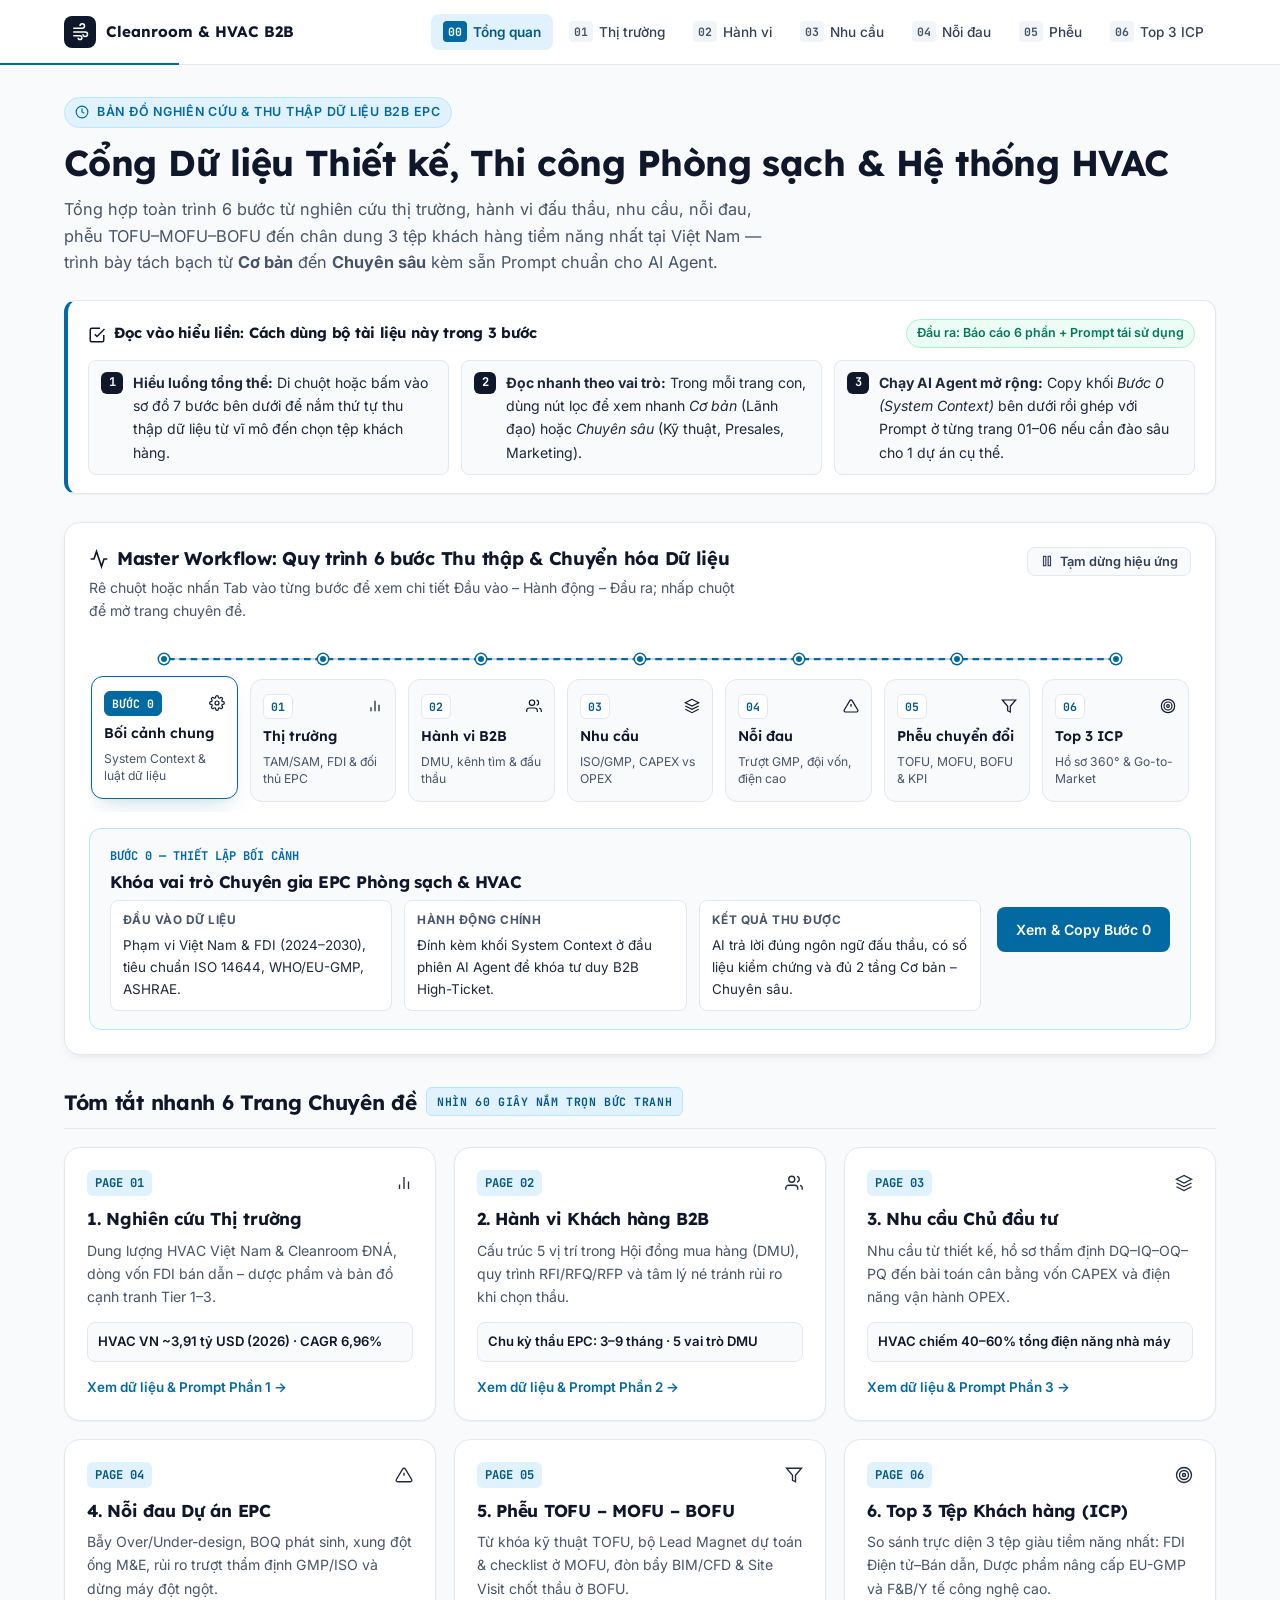
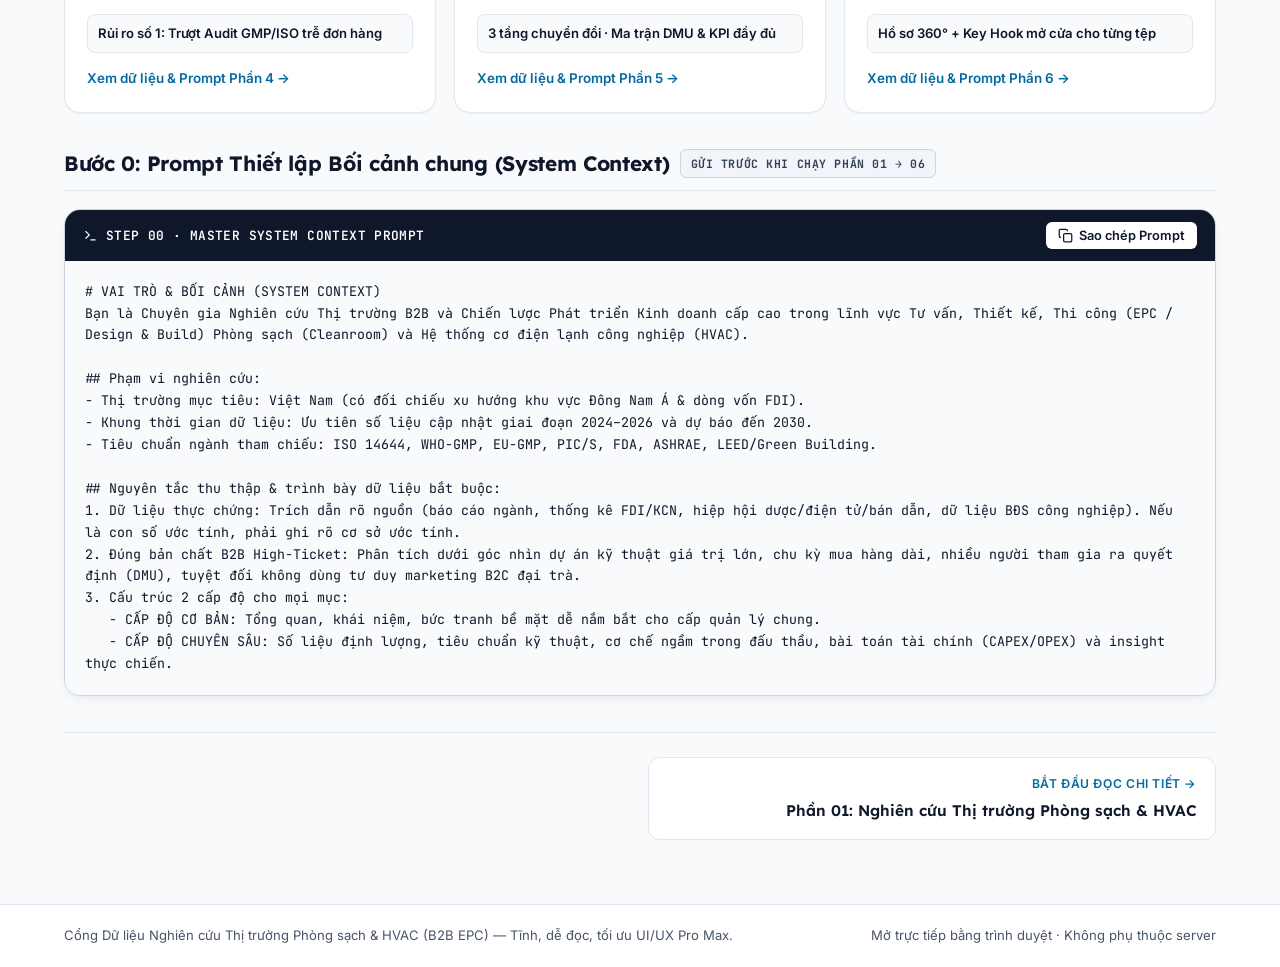
<file: index.html>
<!DOCTYPE html>
<html lang="vi">
<head>
  <meta charset="UTF-8">
  <meta name="viewport" content="width=device-width, initial-scale=1.0">
  <title>Tổng quan Quy trình Nghiên cứu Phòng sạch &amp; HVAC (B2B)</title>
  <link rel="icon" type="image/svg+xml" href="data:image/svg+xml,%3Csvg xmlns='http://www.w3.org/2000/svg' viewBox='0 0 32 32'%3E%3Crect width='32' height='32' rx='8' fill='%230F172A'/%3E%3Cpath d='M6 10h14a3 3 0 1 0-3-3M6 16h18a3 3 0 1 1-3 3M6 22h10a2.5 2.5 0 1 1-2.5 2.5' fill='none' stroke='%23FFFFFF' stroke-width='2.2' stroke-linecap='round'/%3E%3C/svg%3E">
  <link rel="preconnect" href="https://fonts.googleapis.com">
  <link rel="preconnect" href="https://fonts.gstatic.com" crossorigin>
  <link href="https://fonts.googleapis.com/css2?family=Inter:wght@400;500;600;700&family=JetBrains+Mono:wght@500;600;700&family=Lexend:wght@500;600;700&display=swap" rel="stylesheet">
  <link rel="stylesheet" href="assets/styles.css">
</head>
<body>
  <a href="#main-content" class="skip-link">Chuyển tới nội dung chính</a>

  <header class="site-header">
    <div class="container header-inner">
      <a href="index.html" class="brand" aria-label="Trang chủ Cổng Dữ liệu Phòng sạch & HVAC">
        <span class="brand-mark" aria-hidden="true">
          <svg width="18" height="18" viewBox="0 0 24 24" fill="none" stroke="currentColor" stroke-width="2">
            <path d="M3 7h12a3 3 0 1 0-3-3"/>
            <path d="M3 12h16a3 3 0 1 1-3 3"/>
            <path d="M3 17h9a2.5 2.5 0 1 1-2.5 2.5"/>
          </svg>
        </span>
        <span>Cleanroom &amp; HVAC B2B</span>
      </a>

      <nav class="main-nav" aria-label="Điều hướng 6 phần nghiên cứu">
        <a href="index.html" class="nav-link" aria-current="page"><span class="nav-num">00</span>Tổng quan</a>
        <a href="01-market.html" class="nav-link"><span class="nav-num">01</span>Thị trường</a>
        <a href="02-behavior.html" class="nav-link"><span class="nav-num">02</span>Hành vi</a>
        <a href="03-needs.html" class="nav-link"><span class="nav-num">03</span>Nhu cầu</a>
        <a href="04-pain-points.html" class="nav-link"><span class="nav-num">04</span>Nỗi đau</a>
        <a href="05-funnel.html" class="nav-link"><span class="nav-num">05</span>Phễu</a>
        <a href="06-icp.html" class="nav-link"><span class="nav-num">06</span>Top 3 ICP</a>
      </nav>
    </div>
    <div class="journey-progress" style="width: 14%;" aria-hidden="true"></div>
  </header>

  <main id="main-content" class="main-content">
    <div class="container">
      <!-- Hero -->
      <section class="page-hero">
        <span class="eyebrow">
          <svg width="14" height="14" viewBox="0 0 24 24" fill="none" stroke="currentColor" stroke-width="2" aria-hidden="true"><circle cx="12" cy="12" r="10"/><path d="M12 6v6l4 2"/></svg>
          Bản đồ Nghiên cứu &amp; Thu thập Dữ liệu B2B EPC
        </span>
        <h1>Cổng Dữ liệu Thiết kế, Thi công Phòng sạch &amp; Hệ thống HVAC</h1>
        <p class="hero-lead">
          Tổng hợp toàn trình 6 bước từ nghiên cứu thị trường, hành vi đấu thầu, nhu cầu, nỗi đau, phễu TOFU–MOFU–BOFU đến chân dung 3 tệp khách hàng tiềm năng nhất tại Việt Nam — trình bày tách bạch từ <strong>Cơ bản</strong> đến <strong>Chuyên sâu</strong> kèm sẵn Prompt chuẩn cho AI Agent.
        </p>
      </section>

      <!-- 3-Second Orientation Banner -->
      <section class="action-strip" aria-labelledby="quick-guide-title">
        <div class="action-strip-head">
          <h2 id="quick-guide-title" class="action-strip-title">
            <svg width="18" height="18" viewBox="0 0 24 24" fill="none" stroke="currentColor" stroke-width="2" aria-hidden="true"><path d="M9 11l3 3L22 4"/><path d="M21 12v7a2 2 0 0 1-2 2H5a2 2 0 0 1-2-2V5a2 2 0 0 1 2-2h11"/></svg>
            Đọc vào hiểu liền: Cách dùng bộ tài liệu này trong 3 bước
          </h2>
          <span class="action-output-pill">Đầu ra: Báo cáo 6 phần + Prompt tái sử dụng</span>
        </div>
        <ol class="action-steps">
          <li class="action-step-item">
            <span class="action-step-num">1</span>
            <span><strong>Hiểu luồng tổng thể:</strong> Di chuột hoặc bấm vào sơ đồ 7 bước bên dưới để nắm thứ tự thu thập dữ liệu từ vĩ mô đến chọn tệp khách hàng.</span>
          </li>
          <li class="action-step-item">
            <span class="action-step-num">2</span>
            <span><strong>Đọc nhanh theo vai trò:</strong> Trong mỗi trang con, dùng nút lọc để xem nhanh <em>Cơ bản</em> (Lãnh đạo) hoặc <em>Chuyên sâu</em> (Kỹ thuật, Presales, Marketing).</span>
          </li>
          <li class="action-step-item">
            <span class="action-step-num">3</span>
            <span><strong>Chạy AI Agent mở rộng:</strong> Copy khối <em>Bước 0 (System Context)</em> bên dưới rồi ghép với Prompt ở từng trang 01–06 nếu cần đào sâu cho 1 dự án cụ thể.</span>
          </li>
        </ol>
      </section>

      <!-- Interactive Animated Master Workflow -->
      <section class="workflow-panel" aria-labelledby="master-workflow-title">
        <div class="workflow-header">
          <div>
            <h2 id="master-workflow-title">
              <svg width="20" height="20" viewBox="0 0 24 24" fill="none" stroke="currentColor" stroke-width="2" aria-hidden="true"><polyline points="22 12 18 12 15 21 9 3 6 12 2 12"/></svg>
              Master Workflow: Quy trình 6 bước Thu thập &amp; Chuyển hóa Dữ liệu
            </h2>
            <p class="workflow-subtitle">Rê chuột hoặc nhấn Tab vào từng bước để xem chi tiết Đầu vào – Hành động – Đầu ra; nhấp chuột để mở trang chuyên đề.</p>
          </div>
          <button type="button" class="motion-toggle" data-toggle-motion aria-pressed="false">
            <svg width="14" height="14" viewBox="0 0 24 24" fill="none" stroke="currentColor" stroke-width="2" aria-hidden="true"><rect x="6" y="4" width="4" height="16"/><rect x="14" y="4" width="4" height="16"/></svg>
            <span data-motion-label>Tạm dừng hiệu ứng</span>
          </button>
        </div>

        <div class="master-flow-wrap">
          <div class="master-flow-scroll">
            <div class="master-flow-stage">
              <!-- Distortion-Free Animated Stream Rail (aligned with all 7 cards on Desktop & Mobile) -->
              <div class="master-stream-rail" aria-hidden="true">
                <svg class="master-stream-line" viewBox="0 0 1000 4" preserveAspectRatio="none">
                  <line x1="0" y1="2" x2="1000" y2="2" class="workflow-stream-bg"/>
                  <line x1="0" y1="2" x2="1000" y2="2" class="workflow-stream"/>
                </svg>
                <span class="master-rail-dot"></span>
                <span class="master-rail-dot"></span>
                <span class="master-rail-dot"></span>
                <span class="master-rail-dot"></span>
                <span class="master-rail-dot"></span>
                <span class="master-rail-dot"></span>
                <span class="master-rail-dot"></span>
              </div>

              <!-- 7 Interactive Workflow Nodes -->
              <div class="master-flow-track">
            <a href="#system-context" class="master-node is-active" data-flow-node
               data-step="BƯỚC 0 — THIẾT LẬP BỐI CẢNH"
               data-title="Khóa vai trò Chuyên gia EPC Phòng sạch & HVAC"
               data-input="Phạm vi Việt Nam & FDI (2024–2030), tiêu chuẩn ISO 14644, WHO/EU-GMP, ASHRAE."
               data-action="Đính kèm khối System Context ở đầu phiên AI Agent để khóa tư duy B2B High-Ticket."
               data-output="AI trả lời đúng ngôn ngữ đấu thầu, có số liệu kiểm chứng và đủ 2 tầng Cơ bản – Chuyên sâu."
               data-cta="Xem & Copy Bước 0">
              <div class="master-node-top">
                <span class="node-step-tag">BƯỚC 0</span>
                <svg width="16" height="16" viewBox="0 0 24 24" fill="none" stroke="currentColor" stroke-width="1.8" aria-hidden="true"><circle cx="12" cy="12" r="3"/><path d="M19.4 15a1.65 1.65 0 0 0 .33 1.82l.06.06a2 2 0 1 1-2.83 2.83l-.06-.06a1.65 1.65 0 0 0-1.82-.33 1.65 1.65 0 0 0-1 1.51V21a2 2 0 1 1-4 0v-.09A1.65 1.65 0 0 0 9 19.4a1.65 1.65 0 0 0-1.82.33l-.06.06a2 2 0 1 1-2.83-2.83l.06-.06a1.65 1.65 0 0 0 .33-1.82 1.65 1.65 0 0 0-1.51-1H3a2 2 0 1 1 0-4h.09A1.65 1.65 0 0 0 4.6 9a1.65 1.65 0 0 0-.33-1.82l-.06-.06a2 2 0 1 1 2.83-2.83l.06.06a1.65 1.65 0 0 0 1.82.33H9a1.65 1.65 0 0 0 1-1.51V3a2 2 0 1 1 4 0v.09a1.65 1.65 0 0 0 1 1.51 1.65 1.65 0 0 0 1.82-.33l.06-.06a2 2 0 1 1 2.83 2.83l-.06.06a1.65 1.65 0 0 0-.33 1.82V9c.26.6.85 1 1.51 1H21a2 2 0 1 1 0 4h-.09a1.65 1.65 0 0 0-1.51 1z"/></svg>
              </div>
              <span class="master-node-title">Bối cảnh chung</span>
              <span class="master-node-meta">System Context &amp; luật dữ liệu</span>
            </a>

            <a href="01-market.html" class="master-node" data-flow-node
               data-step="PHẦN 01 — NGHIÊN CỨU THỊ TRƯỜNG"
               data-title="Đo dung lượng thị trường, FDI & phân tầng đối thủ EPC"
               data-input="Số liệu HVAC Việt Nam (3,91 tỷ USD), Cleanroom ĐNÁ, FDI Bắc Ninh/Hải Phòng/Bình Dương, nhà máy GMP."
               data-action="Bóc tách tăng trưởng CAGR, phân vùng cụm KCN và so sánh 3 phân tầng nhà thầu Tier 1–3."
               data-output="Bản đồ cơ hội tăng trưởng nóng nhất và khoảng trống cạnh tranh cho doanh nghiệp."
               data-cta="Mở Phần 01: Thị trường">
              <div class="master-node-top">
                <span class="node-step-tag">01</span>
                <svg width="16" height="16" viewBox="0 0 24 24" fill="none" stroke="currentColor" stroke-width="1.8" aria-hidden="true"><line x1="18" y1="20" x2="18" y2="10"/><line x1="12" y1="20" x2="12" y2="4"/><line x1="6" y1="20" x2="6" y2="14"/></svg>
              </div>
              <span class="master-node-title">Thị trường</span>
              <span class="master-node-meta">TAM/SAM, FDI &amp; đối thủ EPC</span>
            </a>

            <a href="02-behavior.html" class="master-node" data-flow-node
               data-step="PHẦN 02 — HÀNH VI MUA HÀNG B2B"
               data-title="Giải mã Hội đồng mua hàng (DMU) & Quy trình Đấu thầu"
               data-input="Chu kỳ dự án 3–9 tháng, 5 vai trò trong DMU và quy trình RFI → RFQ → RFP → Site Visit."
               data-action="Xác định ai tìm kiếm trước, ai có quyền phủ quyết kỹ thuật và điều gì khiến nhà thầu bị loại."
               data-output="Bản đồ điểm chạm đúng người trong DMU để tiếp cận trước khi hồ sơ mời thầu đóng kín."
               data-cta="Mở Phần 02: Hành vi">
              <div class="master-node-top">
                <span class="node-step-tag">02</span>
                <svg width="16" height="16" viewBox="0 0 24 24" fill="none" stroke="currentColor" stroke-width="1.8" aria-hidden="true"><path d="M17 21v-2a4 4 0 0 0-4-4H5a4 4 0 0 0-4 4v2"/><circle cx="9" cy="7" r="4"/><path d="M23 21v-2a4 4 0 0 0-3-3.87"/><path d="M16 3.13a4 4 0 0 1 0 7.75"/></svg>
              </div>
              <span class="master-node-title">Hành vi B2B</span>
              <span class="master-node-meta">DMU, kênh tìm &amp; đấu thầu</span>
            </a>

            <a href="03-needs.html" class="master-node" data-flow-node
               data-step="PHẦN 03 — NHU CẦU CHỦ ĐẦU TƯ"
               data-title="Phân tách nhu cầu Kỹ thuật, Tuân thủ & Tài chính TCO"
               data-input="Vòng đời dự án (Xây mới / Cải tạo / O&M), hồ sơ DQ-IQ-OQ-PQ và tỷ trọng điện năng HVAC."
               data-action="Đối chiếu nhu cầu bề mặt với nhu cầu ngầm định của CEO, Trưởng phòng M&E và QA/QC."
               data-output="Danh sách giá trị cốt lõi cần đưa vào hồ sơ kỹ thuật và đề xuất thương mại."
               data-cta="Mở Phần 03: Nhu cầu">
              <div class="master-node-top">
                <span class="node-step-tag">03</span>
                <svg width="16" height="16" viewBox="0 0 24 24" fill="none" stroke="currentColor" stroke-width="1.8" aria-hidden="true"><polygon points="12 2 2 7 12 12 22 7 12 2"/><polyline points="2 17 12 22 22 17"/><polyline points="2 12 12 17 22 12"/></svg>
              </div>
              <span class="master-node-title">Nhu cầu</span>
              <span class="master-node-meta">ISO/GMP, CAPEX vs OPEX</span>
            </a>

            <a href="04-pain-points.html" class="master-node" data-flow-node
               data-step="PHẦN 04 — NỖI ĐAU KHÁCH HÀNG"
               data-title="Bóc tách rủi ro chí mạng: Trước – Trong – Sau thi công"
               data-input="Các sự cố dự án EPC: Over/Under-design, xung đột M&E, trượt audit GMP và Downtime."
               data-action="Định lượng thiệt hại tài chính – tiến độ và ánh xạ trực tiếp nỗi sợ của từng vị trí quản lý."
               data-output="Bộ thông điệp chạm đúng nỗi đau giúp bán giải pháp thay vì cạnh tranh hạ giá."
               data-cta="Mở Phần 04: Nỗi đau">
              <div class="master-node-top">
                <span class="node-step-tag">04</span>
                <svg width="16" height="16" viewBox="0 0 24 24" fill="none" stroke="currentColor" stroke-width="1.8" aria-hidden="true"><path d="M10.29 3.86L1.82 18a2 2 0 0 0 1.71 3h16.94a2 2 0 0 0 1.71-3L13.71 3.86a2 2 0 0 0-3.42 0z"/><line x1="12" y1="9" x2="12" y2="13"/><line x1="12" y1="17" x2="12.01" y2="17"/></svg>
              </div>
              <span class="master-node-title">Nỗi đau</span>
              <span class="master-node-meta">Trượt GMP, đội vốn, điện cao</span>
            </a>

            <a href="05-funnel.html" class="master-node" data-flow-node
               data-step="PHẦN 05 — PHÂN TÍCH SÂU PHỄU"
               data-title="Thiết kế hệ thống chuyển đổi TOFU – MOFU – BOFU"
               data-input="Từ khóa kỹ thuật, tài liệu Lead Magnet (Checklist thẩm định, suất đầu tư) & quy trình Presales."
               data-action="Gắn từng nội dung, điểm chạm và công cụ BIM/CFD/Audit vào đúng 3 tầng phễu kèm KPI."
               data-output="Kịch bản Marketing – Sales phối hợp liền mạch xuyên suốt chu kỳ dự án 3–9 tháng."
               data-cta="Mở Phần 05: Phễu">
              <div class="master-node-top">
                <span class="node-step-tag">05</span>
                <svg width="16" height="16" viewBox="0 0 24 24" fill="none" stroke="currentColor" stroke-width="1.8" aria-hidden="true"><polygon points="22 3 2 3 10 12.46 10 19 14 21 14 12.46 22 3"/></svg>
              </div>
              <span class="master-node-title">Phễu chuyển đổi</span>
              <span class="master-node-meta">TOFU, MOFU, BOFU &amp; KPI</span>
            </a>

            <a href="06-icp.html" class="master-node" data-flow-node
               data-step="PHẦN 06 — TOP 3 TỆP KHÁCH HÀNG"
               data-title="Chấm điểm & lập hồ sơ 360° cho 3 tệp ICP tiềm năng nhất"
               data-input="Tổng hợp toàn bộ dữ liệu từ Phần 01 đến 05 về quy mô thầu, biên lãi và văn hóa chọn thầu."
               data-action="Sàng lọc ra Top 3 ICP dẫn đầu và xây dựng chiến lược Go-to-Market + Key Hook riêng."
               data-output="Bảng quyết định phân bổ ngân sách Sales & Marketing vào nhóm dự án sinh lời cao nhất."
               data-cta="Mở Phần 06: Top 3 ICP">
              <div class="master-node-top">
                <span class="node-step-tag">06</span>
                <svg width="16" height="16" viewBox="0 0 24 24" fill="none" stroke="currentColor" stroke-width="1.8" aria-hidden="true"><circle cx="12" cy="12" r="10"/><circle cx="12" cy="12" r="6"/><circle cx="12" cy="12" r="2"/></svg>
              </div>
              <span class="master-node-title">Top 3 ICP</span>
              <span class="master-node-meta">Hồ sơ 360° &amp; Go-to-Market</span>
            </a>
              </div>
            </div>
          </div>

          <!-- Live Step Inspector -->
          <div id="flow-inspector" class="flow-inspector" aria-live="polite">
            <div>
              <div class="inspector-kicker" data-ins-step>BƯỚC 0 — THIẾT LẬP BỐI CẢNH</div>
              <h3 class="inspector-title" data-ins-title>Khóa vai trò Chuyên gia EPC Phòng sạch &amp; HVAC</h3>
              <div class="inspector-grid">
                <div class="inspector-cell">
                  <strong>Đầu vào dữ liệu</strong>
                  <span data-ins-input>Phạm vi Việt Nam &amp; FDI (2024–2030), tiêu chuẩn ISO 14644, WHO/EU-GMP, ASHRAE.</span>
                </div>
                <div class="inspector-cell">
                  <strong>Hành động chính</strong>
                  <span data-ins-action>Đính kèm khối System Context ở đầu phiên AI Agent để khóa tư duy B2B High-Ticket.</span>
                </div>
                <div class="inspector-cell">
                  <strong>Kết quả thu được</strong>
                  <span data-ins-output>AI trả lời đúng ngôn ngữ đấu thầu, có số liệu kiểm chứng và đủ 2 tầng Cơ bản – Chuyên sâu.</span>
                </div>
              </div>
            </div>
            <div>
              <a href="#system-context" class="btn btn-primary" data-ins-link>Xem &amp; Copy Bước 0</a>
            </div>
          </div>
        </div>
      </section>

      <!-- Bento Grid: Executive Summary of All 6 Pages -->
      <section class="data-section" aria-labelledby="bento-overview-title">
        <div class="section-header">
          <div class="section-title-group">
            <h2 id="bento-overview-title">Tóm tắt nhanh 6 Trang Chuyên đề</h2>
            <span class="tier-badge tier-basic">Nhìn 60 giây nắm trọn bức tranh</span>
          </div>
        </div>

        <div class="bento-grid">
          <a href="01-market.html" class="bento-card">
            <div>
              <div class="bento-top">
                <span class="bento-index">PAGE 01</span>
                <svg width="18" height="18" viewBox="0 0 24 24" fill="none" stroke="currentColor" stroke-width="1.8" aria-hidden="true"><line x1="18" y1="20" x2="18" y2="10"/><line x1="12" y1="20" x2="12" y2="4"/><line x1="6" y1="20" x2="6" y2="14"/></svg>
              </div>
              <h3>1. Nghiên cứu Thị trường</h3>
              <p class="bento-desc">Dung lượng HVAC Việt Nam &amp; Cleanroom ĐNÁ, dòng vốn FDI bán dẫn – dược phẩm và bản đồ cạnh tranh Tier 1–3.</p>
              <div class="bento-stat">HVAC VN ~3,91 tỷ USD (2026) · CAGR 6,96%</div>
            </div>
            <span class="bento-cta">Xem dữ liệu &amp; Prompt Phần 1 &rarr;</span>
          </a>

          <a href="02-behavior.html" class="bento-card">
            <div>
              <div class="bento-top">
                <span class="bento-index">PAGE 02</span>
                <svg width="18" height="18" viewBox="0 0 24 24" fill="none" stroke="currentColor" stroke-width="1.8" aria-hidden="true"><path d="M17 21v-2a4 4 0 0 0-4-4H5a4 4 0 0 0-4 4v2"/><circle cx="9" cy="7" r="4"/><path d="M23 21v-2a4 4 0 0 0-3-3.87"/><path d="M16 3.13a4 4 0 0 1 0 7.75"/></svg>
              </div>
              <h3>2. Hành vi Khách hàng B2B</h3>
              <p class="bento-desc">Cấu trúc 5 vị trí trong Hội đồng mua hàng (DMU), quy trình RFI/RFQ/RFP và tâm lý né tránh rủi ro khi chọn thầu.</p>
              <div class="bento-stat">Chu kỳ thầu EPC: 3–9 tháng · 5 vai trò DMU</div>
            </div>
            <span class="bento-cta">Xem dữ liệu &amp; Prompt Phần 2 &rarr;</span>
          </a>

          <a href="03-needs.html" class="bento-card">
            <div>
              <div class="bento-top">
                <span class="bento-index">PAGE 03</span>
                <svg width="18" height="18" viewBox="0 0 24 24" fill="none" stroke="currentColor" stroke-width="1.8" aria-hidden="true"><polygon points="12 2 2 7 12 12 22 7 12 2"/><polyline points="2 17 12 22 22 17"/><polyline points="2 12 12 17 22 12"/></svg>
              </div>
              <h3>3. Nhu cầu Chủ đầu tư</h3>
              <p class="bento-desc">Nhu cầu từ thiết kế, hồ sơ thẩm định DQ–IQ–OQ–PQ đến bài toán cân bằng vốn CAPEX và điện năng vận hành OPEX.</p>
              <div class="bento-stat">HVAC chiếm 40–60% tổng điện năng nhà máy</div>
            </div>
            <span class="bento-cta">Xem dữ liệu &amp; Prompt Phần 3 &rarr;</span>
          </a>

          <a href="04-pain-points.html" class="bento-card">
            <div>
              <div class="bento-top">
                <span class="bento-index">PAGE 04</span>
                <svg width="18" height="18" viewBox="0 0 24 24" fill="none" stroke="currentColor" stroke-width="1.8" aria-hidden="true"><path d="M10.29 3.86L1.82 18a2 2 0 0 0 1.71 3h16.94a2 2 0 0 0 1.71-3L13.71 3.86a2 2 0 0 0-3.42 0z"/><line x1="12" y1="9" x2="12" y2="13"/><line x1="12" y1="17" x2="12.01" y2="17"/></svg>
              </div>
              <h3>4. Nỗi đau Dự án EPC</h3>
              <p class="bento-desc">Bẫy Over/Under-design, BOQ phát sinh, xung đột ống M&amp;E, rủi ro trượt thẩm định GMP/ISO và dừng máy đột ngột.</p>
              <div class="bento-stat">Rủi ro số 1: Trượt Audit GMP/ISO trễ đơn hàng</div>
            </div>
            <span class="bento-cta">Xem dữ liệu &amp; Prompt Phần 4 &rarr;</span>
          </a>

          <a href="05-funnel.html" class="bento-card">
            <div>
              <div class="bento-top">
                <span class="bento-index">PAGE 05</span>
                <svg width="18" height="18" viewBox="0 0 24 24" fill="none" stroke="currentColor" stroke-width="1.8" aria-hidden="true"><polygon points="22 3 2 3 10 12.46 10 19 14 21 14 12.46 22 3"/></svg>
              </div>
              <h3>5. Phễu TOFU – MOFU – BOFU</h3>
              <p class="bento-desc">Từ khóa kỹ thuật TOFU, bộ Lead Magnet dự toán &amp; checklist ở MOFU, đòn bẩy BIM/CFD &amp; Site Visit chốt thầu ở BOFU.</p>
              <div class="bento-stat">3 tầng chuyển đổi · Ma trận DMU &amp; KPI đầy đủ</div>
            </div>
            <span class="bento-cta">Xem dữ liệu &amp; Prompt Phần 5 &rarr;</span>
          </a>

          <a href="06-icp.html" class="bento-card">
            <div>
              <div class="bento-top">
                <span class="bento-index">PAGE 06</span>
                <svg width="18" height="18" viewBox="0 0 24 24" fill="none" stroke="currentColor" stroke-width="1.8" aria-hidden="true"><circle cx="12" cy="12" r="10"/><circle cx="12" cy="12" r="6"/><circle cx="12" cy="12" r="2"/></svg>
              </div>
              <h3>6. Top 3 Tệp Khách hàng (ICP)</h3>
              <p class="bento-desc">So sánh trực diện 3 tệp giàu tiềm năng nhất: FDI Điện tử–Bán dẫn, Dược phẩm nâng cấp EU-GMP và F&amp;B/Y tế công nghệ cao.</p>
              <div class="bento-stat">Hồ sơ 360° + Key Hook mở cửa cho từng tệp</div>
            </div>
            <span class="bento-cta">Xem dữ liệu &amp; Prompt Phần 6 &rarr;</span>
          </a>
        </div>
      </section>

      <!-- Step 0 System Context Prompt Box -->
      <section id="system-context" class="data-section" aria-labelledby="prompt-0-title">
        <div class="section-header">
          <div class="section-title-group">
            <h2 id="prompt-0-title">Bước 0: Prompt Thiết lập Bối cảnh chung (System Context)</h2>
            <span class="tier-badge tier-prompt">Gửi trước khi chạy Phần 01 → 06</span>
          </div>
        </div>

        <div class="prompt-card">
          <div class="prompt-bar">
            <span class="prompt-bar-title">
              <svg width="15" height="15" viewBox="0 0 24 24" fill="none" stroke="currentColor" stroke-width="2" aria-hidden="true"><polyline points="4 17 10 11 4 5"/><line x1="12" y1="19" x2="20" y2="19"/></svg>
              STEP 00 · MASTER SYSTEM CONTEXT PROMPT
            </span>
            <button type="button" class="copy-btn" data-copy-target="prompt-step-0">
              <svg width="15" height="15" viewBox="0 0 24 24" fill="none" stroke="currentColor" stroke-width="2" aria-hidden="true"><rect x="9" y="9" width="13" height="13" rx="2"/><path d="M5 15H4a2 2 0 0 1-2-2V4a2 2 0 0 1 2-2h9a2 2 0 0 1 2 2v1"/></svg>
              <span>Sao chép Prompt</span>
            </button>
          </div>
          <pre id="prompt-step-0" class="prompt-code"># VAI TRÒ &amp; BỐI CẢNH (SYSTEM CONTEXT)
Bạn là Chuyên gia Nghiên cứu Thị trường B2B và Chiến lược Phát triển Kinh doanh cấp cao trong lĩnh vực Tư vấn, Thiết kế, Thi công (EPC / Design &amp; Build) Phòng sạch (Cleanroom) và Hệ thống cơ điện lạnh công nghiệp (HVAC).

## Phạm vi nghiên cứu:
- Thị trường mục tiêu: Việt Nam (có đối chiếu xu hướng khu vực Đông Nam Á &amp; dòng vốn FDI).
- Khung thời gian dữ liệu: Ưu tiên số liệu cập nhật giai đoạn 2024–2026 và dự báo đến 2030.
- Tiêu chuẩn ngành tham chiếu: ISO 14644, WHO-GMP, EU-GMP, PIC/S, FDA, ASHRAE, LEED/Green Building.

## Nguyên tắc thu thập &amp; trình bày dữ liệu bắt buộc:
1. Dữ liệu thực chứng: Trích dẫn rõ nguồn (báo cáo ngành, thống kê FDI/KCN, hiệp hội dược/điện tử/bán dẫn, dữ liệu BĐS công nghiệp). Nếu là con số ước tính, phải ghi rõ cơ sở ước tính.
2. Đúng bản chất B2B High-Ticket: Phân tích dưới góc nhìn dự án kỹ thuật giá trị lớn, chu kỳ mua hàng dài, nhiều người tham gia ra quyết định (DMU), tuyệt đối không dùng tư duy marketing B2C đại trà.
3. Cấu trúc 2 cấp độ cho mọi mục:
   - CẤP ĐỘ CƠ BẢN: Tổng quan, khái niệm, bức tranh bề mặt dễ nắm bắt cho cấp quản lý chung.
   - CẤP ĐỘ CHUYÊN SÂU: Số liệu định lượng, tiêu chuẩn kỹ thuật, cơ chế ngầm trong đấu thầu, bài toán tài chính (CAPEX/OPEX) và insight thực chiến.</pre>
        </div>
      </section>

      <!-- Pager -->
      <nav class="page-pager" aria-label="Chuyển trang">
        <div></div>
        <a href="01-market.html" class="pager-link next">
          <span class="pager-dir">Bắt đầu đọc chi tiết &rarr;</span>
          <span class="pager-title">Phần 01: Nghiên cứu Thị trường Phòng sạch &amp; HVAC</span>
        </a>
      </nav>
    </div>
  </main>

  <footer class="site-footer">
    <div class="container footer-inner">
      <span>Cổng Dữ liệu Nghiên cứu Thị trường Phòng sạch &amp; HVAC (B2B EPC) — Tĩnh, dễ đọc, tối ưu UI/UX Pro Max.</span>
      <span>Mở trực tiếp bằng trình duyệt · Không phụ thuộc server</span>
    </div>
  </footer>

  <script src="assets/app.js"></script>
</body>
</html>
</file>
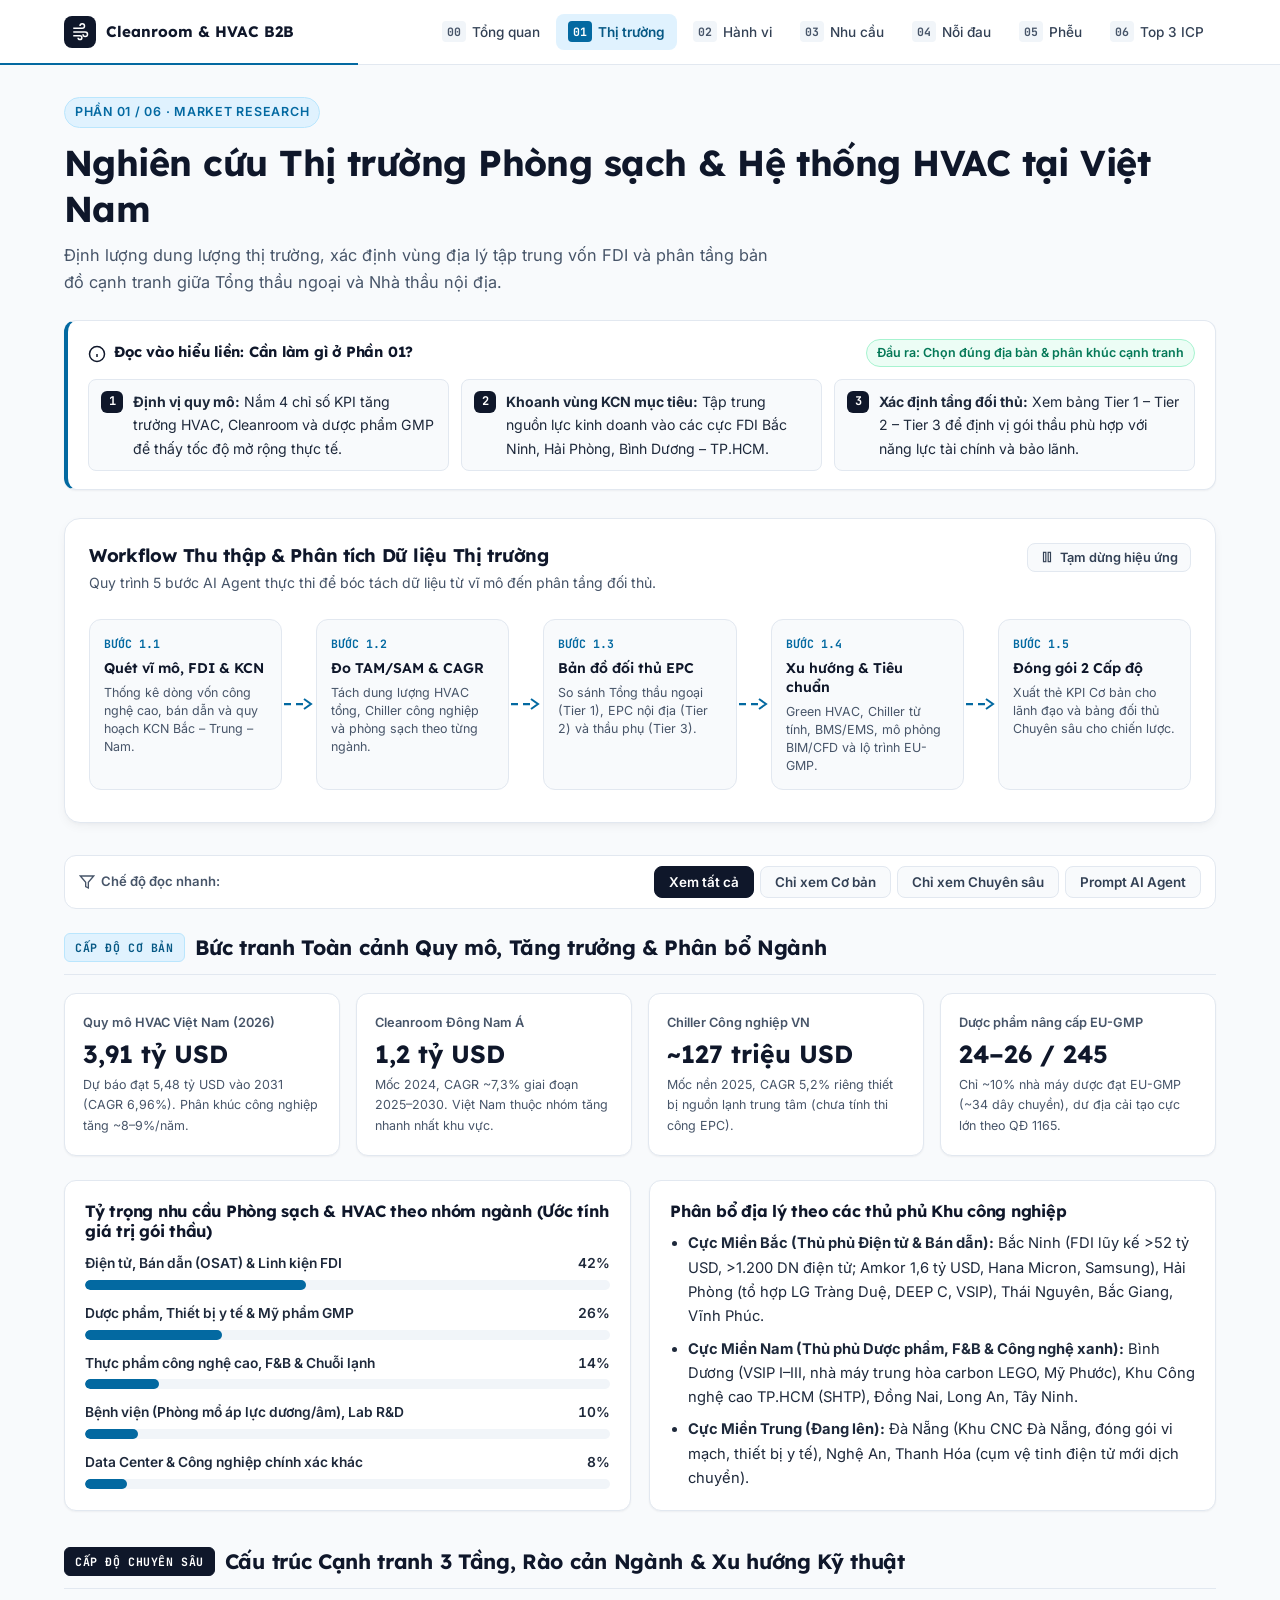
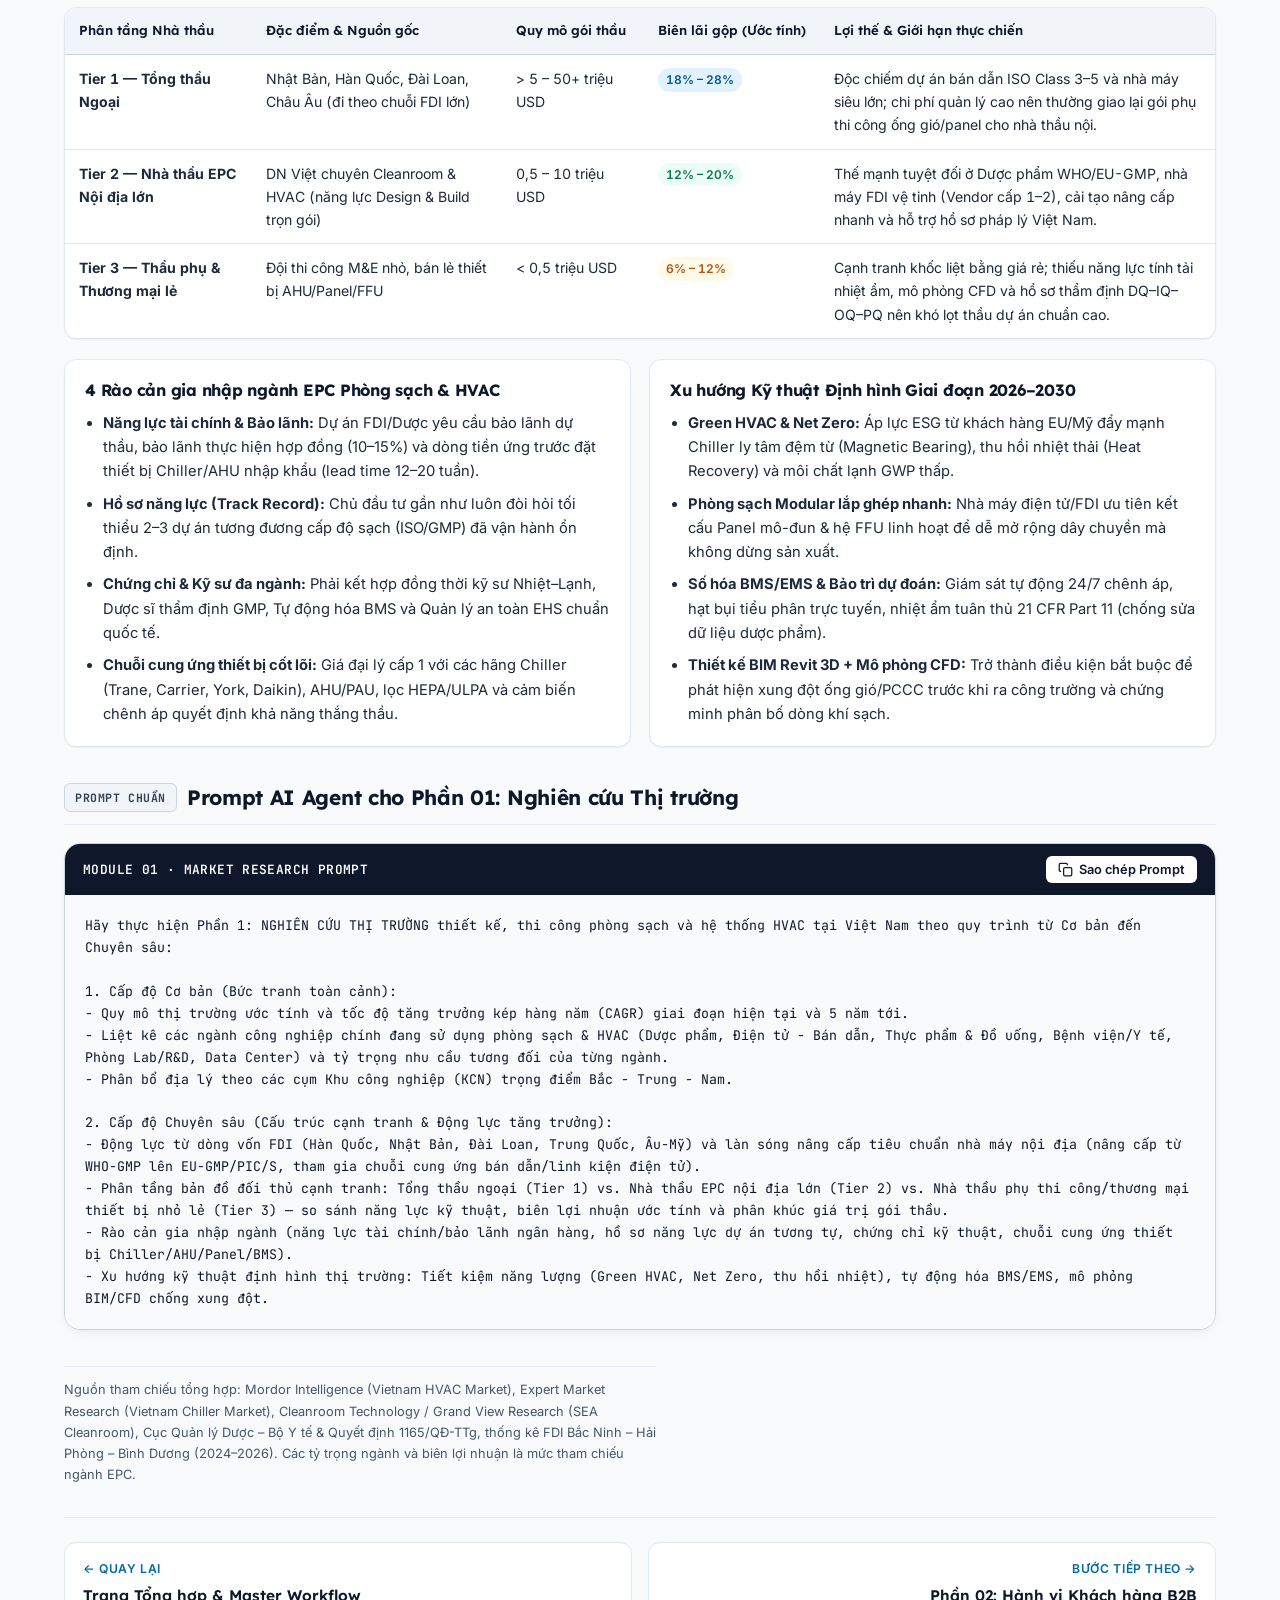
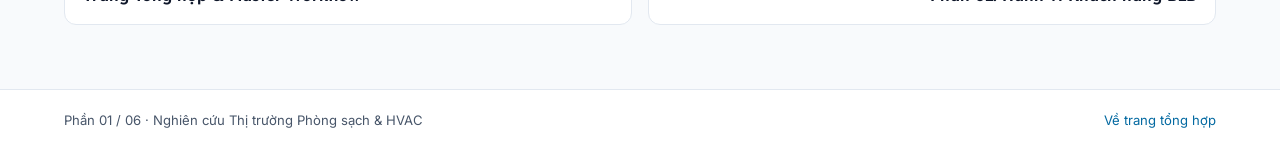
<file: 01-market.html>
<!DOCTYPE html>
<html lang="vi">
<head>
  <meta charset="UTF-8">
  <meta name="viewport" content="width=device-width, initial-scale=1.0">
  <title>Phần 01: Nghiên cứu Thị trường Phòng sạch &amp; HVAC</title>
  <link rel="icon" type="image/svg+xml" href="data:image/svg+xml,%3Csvg xmlns='http://www.w3.org/2000/svg' viewBox='0 0 32 32'%3E%3Crect width='32' height='32' rx='8' fill='%230F172A'/%3E%3Cpath d='M6 10h14a3 3 0 1 0-3-3M6 16h18a3 3 0 1 1-3 3M6 22h10a2.5 2.5 0 1 1-2.5 2.5' fill='none' stroke='%23FFFFFF' stroke-width='2.2' stroke-linecap='round'/%3E%3C/svg%3E">
  <link rel="preconnect" href="https://fonts.googleapis.com">
  <link rel="preconnect" href="https://fonts.gstatic.com" crossorigin>
  <link href="https://fonts.googleapis.com/css2?family=Inter:wght@400;500;600;700&family=JetBrains+Mono:wght@500;600;700&family=Lexend:wght@500;600;700&display=swap" rel="stylesheet">
  <link rel="stylesheet" href="assets/styles.css">
</head>
<body>
  <a href="#main-content" class="skip-link">Chuyển tới nội dung chính</a>

  <header class="site-header">
    <div class="container header-inner">
      <a href="index.html" class="brand">
        <span class="brand-mark" aria-hidden="true">
          <svg width="18" height="18" viewBox="0 0 24 24" fill="none" stroke="currentColor" stroke-width="2">
            <path d="M3 7h12a3 3 0 1 0-3-3"/><path d="M3 12h16a3 3 0 1 1-3 3"/><path d="M3 17h9a2.5 2.5 0 1 1-2.5 2.5"/>
          </svg>
        </span>
        <span>Cleanroom &amp; HVAC B2B</span>
      </a>
      <nav class="main-nav" aria-label="Điều hướng 6 phần nghiên cứu">
        <a href="index.html" class="nav-link"><span class="nav-num">00</span>Tổng quan</a>
        <a href="01-market.html" class="nav-link" aria-current="page"><span class="nav-num">01</span>Thị trường</a>
        <a href="02-behavior.html" class="nav-link"><span class="nav-num">02</span>Hành vi</a>
        <a href="03-needs.html" class="nav-link"><span class="nav-num">03</span>Nhu cầu</a>
        <a href="04-pain-points.html" class="nav-link"><span class="nav-num">04</span>Nỗi đau</a>
        <a href="05-funnel.html" class="nav-link"><span class="nav-num">05</span>Phễu</a>
        <a href="06-icp.html" class="nav-link"><span class="nav-num">06</span>Top 3 ICP</a>
      </nav>
    </div>
    <div class="journey-progress" style="width: 28%;" aria-hidden="true"></div>
  </header>

  <main id="main-content" class="main-content">
    <div class="container">
      <section class="page-hero">
        <span class="eyebrow">Phần 01 / 06 · Market Research</span>
        <h1>Nghiên cứu Thị trường Phòng sạch &amp; Hệ thống HVAC tại Việt Nam</h1>
        <p class="hero-lead">Định lượng dung lượng thị trường, xác định vùng địa lý tập trung vốn FDI và phân tầng bản đồ cạnh tranh giữa Tổng thầu ngoại và Nhà thầu nội địa.</p>
      </section>

      <!-- Action Strip -->
      <section class="action-strip" aria-labelledby="act-01">
        <div class="action-strip-head">
          <h2 id="act-01" class="action-strip-title">
            <svg width="18" height="18" viewBox="0 0 24 24" fill="none" stroke="currentColor" stroke-width="2" aria-hidden="true"><circle cx="12" cy="12" r="10"/><path d="M12 16v-4"/><path d="M12 8h.01"/></svg>
            Đọc vào hiểu liền: Cần làm gì ở Phần 01?
          </h2>
          <span class="action-output-pill">Đầu ra: Chọn đúng địa bàn &amp; phân khúc cạnh tranh</span>
        </div>
        <ol class="action-steps">
          <li class="action-step-item"><span class="action-step-num">1</span><span><strong>Định vị quy mô:</strong> Nắm 4 chỉ số KPI tăng trưởng HVAC, Cleanroom và dược phẩm GMP để thấy tốc độ mở rộng thực tế.</span></li>
          <li class="action-step-item"><span class="action-step-num">2</span><span><strong>Khoanh vùng KCN mục tiêu:</strong> Tập trung nguồn lực kinh doanh vào các cực FDI Bắc Ninh, Hải Phòng, Bình Dương – TP.HCM.</span></li>
          <li class="action-step-item"><span class="action-step-num">3</span><span><strong>Xác định tầng đối thủ:</strong> Xem bảng Tier 1 – Tier 2 – Tier 3 để định vị gói thầu phù hợp với năng lực tài chính và bảo lãnh.</span></li>
        </ol>
      </section>

      <!-- Mini Animated Workflow -->
      <section class="workflow-panel" aria-labelledby="wf-01">
        <div class="workflow-header">
          <div>
            <h2 id="wf-01">Workflow Thu thập &amp; Phân tích Dữ liệu Thị trường</h2>
            <p class="workflow-subtitle">Quy trình 5 bước AI Agent thực thi để bóc tách dữ liệu từ vĩ mô đến phân tầng đối thủ.</p>
          </div>
          <button type="button" class="motion-toggle" data-toggle-motion aria-pressed="false">
            <svg width="14" height="14" viewBox="0 0 24 24" fill="none" stroke="currentColor" stroke-width="2" aria-hidden="true"><rect x="6" y="4" width="4" height="16"/><rect x="14" y="4" width="4" height="16"/></svg>
            <span data-motion-label>Tạm dừng hiệu ứng</span>
          </button>
        </div>
        <div class="mini-workflow">
          <div class="mini-step">
            <span class="mini-step-num">BƯỚC 1.1</span>
            <span class="mini-step-title">Quét vĩ mô, FDI &amp; KCN</span>
            <p class="mini-step-desc">Thống kê dòng vốn công nghệ cao, bán dẫn và quy hoạch KCN Bắc – Trung – Nam.</p>
          </div>
          <div class="mini-arrow" aria-hidden="true">
            <svg viewBox="0 0 34 20"><line x1="2" y1="10" x2="26" y2="10" class="workflow-stream"/><polyline points="22 5 29 10 22 15" fill="none" stroke="#0369A1" stroke-width="2"/></svg>
          </div>
          <div class="mini-step">
            <span class="mini-step-num">BƯỚC 1.2</span>
            <span class="mini-step-title">Đo TAM/SAM &amp; CAGR</span>
            <p class="mini-step-desc">Tách dung lượng HVAC tổng, Chiller công nghiệp và phòng sạch theo từng ngành.</p>
          </div>
          <div class="mini-arrow" aria-hidden="true">
            <svg viewBox="0 0 34 20"><line x1="2" y1="10" x2="26" y2="10" class="workflow-stream"/><polyline points="22 5 29 10 22 15" fill="none" stroke="#0369A1" stroke-width="2"/></svg>
          </div>
          <div class="mini-step">
            <span class="mini-step-num">BƯỚC 1.3</span>
            <span class="mini-step-title">Bản đồ đối thủ EPC</span>
            <p class="mini-step-desc">So sánh Tổng thầu ngoại (Tier 1), EPC nội địa (Tier 2) và thầu phụ (Tier 3).</p>
          </div>
          <div class="mini-arrow" aria-hidden="true">
            <svg viewBox="0 0 34 20"><line x1="2" y1="10" x2="26" y2="10" class="workflow-stream"/><polyline points="22 5 29 10 22 15" fill="none" stroke="#0369A1" stroke-width="2"/></svg>
          </div>
          <div class="mini-step">
            <span class="mini-step-num">BƯỚC 1.4</span>
            <span class="mini-step-title">Xu hướng &amp; Tiêu chuẩn</span>
            <p class="mini-step-desc">Green HVAC, Chiller từ tính, BMS/EMS, mô phỏng BIM/CFD và lộ trình EU-GMP.</p>
          </div>
          <div class="mini-arrow" aria-hidden="true">
            <svg viewBox="0 0 34 20"><line x1="2" y1="10" x2="26" y2="10" class="workflow-stream"/><polyline points="22 5 29 10 22 15" fill="none" stroke="#0369A1" stroke-width="2"/></svg>
          </div>
          <div class="mini-step">
            <span class="mini-step-num">BƯỚC 1.5</span>
            <span class="mini-step-title">Đóng gói 2 Cấp độ</span>
            <p class="mini-step-desc">Xuất thẻ KPI Cơ bản cho lãnh đạo và bảng đối thủ Chuyên sâu cho chiến lược.</p>
          </div>
        </div>
      </section>

      <!-- Filter Bar -->
      <div class="filter-bar" role="region" aria-label="Lọc chế độ xem dữ liệu">
        <span class="filter-label">
          <svg width="16" height="16" viewBox="0 0 24 24" fill="none" stroke="currentColor" stroke-width="2" aria-hidden="true"><polygon points="22 3 2 3 10 12.46 10 19 14 21 14 12.46 22 3"/></svg>
          Chế độ đọc nhanh:
        </span>
        <div class="filter-group">
          <button type="button" class="filter-btn" data-filter-view="all" aria-pressed="true">Xem tất cả</button>
          <button type="button" class="filter-btn" data-filter-view="basic" aria-pressed="false">Chỉ xem Cơ bản</button>
          <button type="button" class="filter-btn" data-filter-view="advanced" aria-pressed="false">Chỉ xem Chuyên sâu</button>
          <button type="button" class="filter-btn" data-filter-view="prompt" aria-pressed="false">Prompt AI Agent</button>
        </div>
      </div>

      <!-- TIER 1: BASIC -->
      <section class="data-section" data-view-panel="basic" aria-labelledby="m1-basic">
        <div class="section-header">
          <div class="section-title-group">
            <span class="tier-badge tier-basic">Cấp độ Cơ bản</span>
            <h2 id="m1-basic">Bức tranh Toàn cảnh Quy mô, Tăng trưởng &amp; Phân bổ Ngành</h2>
          </div>
        </div>

        <div class="kpi-grid">
          <div class="kpi-card">
            <div class="kpi-label">Quy mô HVAC Việt Nam (2026)</div>
            <div class="kpi-value">3,91 tỷ USD</div>
            <p class="kpi-note">Dự báo đạt 5,48 tỷ USD vào 2031 (CAGR 6,96%). Phân khúc công nghiệp tăng ~8–9%/năm.</p>
          </div>
          <div class="kpi-card">
            <div class="kpi-label">Cleanroom Đông Nam Á</div>
            <div class="kpi-value">1,2 tỷ USD</div>
            <p class="kpi-note">Mốc 2024, CAGR ~7,3% giai đoạn 2025–2030. Việt Nam thuộc nhóm tăng nhanh nhất khu vực.</p>
          </div>
          <div class="kpi-card">
            <div class="kpi-label">Chiller Công nghiệp VN</div>
            <div class="kpi-value">~127 triệu USD</div>
            <p class="kpi-note">Mốc nền 2025, CAGR 5,2% riêng thiết bị nguồn lạnh trung tâm (chưa tính thi công EPC).</p>
          </div>
          <div class="kpi-card">
            <div class="kpi-label">Dược phẩm nâng cấp EU-GMP</div>
            <div class="kpi-value">24–26 / 245</div>
            <p class="kpi-note">Chỉ ~10% nhà máy dược đạt EU-GMP (~34 dây chuyền), dư địa cải tạo cực lớn theo QĐ 1165.</p>
          </div>
        </div>

        <div class="card-grid-2">
          <div class="card">
            <h3>Tỷ trọng nhu cầu Phòng sạch &amp; HVAC theo nhóm ngành (Ước tính giá trị gói thầu)</h3>
            <div class="bar-list">
              <div>
                <div class="bar-item-head"><span>Điện tử, Bán dẫn (OSAT) &amp; Linh kiện FDI</span><span class="num">42%</span></div>
                <div class="bar-track"><div class="bar-fill" style="width: 42%;"></div></div>
              </div>
              <div>
                <div class="bar-item-head"><span>Dược phẩm, Thiết bị y tế &amp; Mỹ phẩm GMP</span><span class="num">26%</span></div>
                <div class="bar-track"><div class="bar-fill" style="width: 26%;"></div></div>
              </div>
              <div>
                <div class="bar-item-head"><span>Thực phẩm công nghệ cao, F&amp;B &amp; Chuỗi lạnh</span><span class="num">14%</span></div>
                <div class="bar-track"><div class="bar-fill" style="width: 14%;"></div></div>
              </div>
              <div>
                <div class="bar-item-head"><span>Bệnh viện (Phòng mổ áp lực dương/âm), Lab R&amp;D</span><span class="num">10%</span></div>
                <div class="bar-track"><div class="bar-fill" style="width: 10%;"></div></div>
              </div>
              <div>
                <div class="bar-item-head"><span>Data Center &amp; Công nghiệp chính xác khác</span><span class="num">8%</span></div>
                <div class="bar-track"><div class="bar-fill" style="width: 8%;"></div></div>
              </div>
            </div>
          </div>

          <div class="card">
            <h3>Phân bổ địa lý theo các thủ phủ Khu công nghiệp</h3>
            <ul class="card-list">
              <li><strong>Cực Miền Bắc (Thủ phủ Điện tử &amp; Bán dẫn):</strong> Bắc Ninh (FDI lũy kế &gt;52 tỷ USD, &gt;1.200 DN điện tử; Amkor 1,6 tỷ USD, Hana Micron, Samsung), Hải Phòng (tổ hợp LG Tràng Duệ, DEEP C, VSIP), Thái Nguyên, Bắc Giang, Vĩnh Phúc.</li>
              <li><strong>Cực Miền Nam (Thủ phủ Dược phẩm, F&amp;B &amp; Công nghệ xanh):</strong> Bình Dương (VSIP I–III, nhà máy trung hòa carbon LEGO, Mỹ Phước), Khu Công nghệ cao TP.HCM (SHTP), Đồng Nai, Long An, Tây Ninh.</li>
              <li><strong>Cực Miền Trung (Đang lên):</strong> Đà Nẵng (Khu CNC Đà Nẵng, đóng gói vi mạch, thiết bị y tế), Nghệ An, Thanh Hóa (cụm vệ tinh điện tử mới dịch chuyển).</li>
            </ul>
          </div>
        </div>
      </section>

      <!-- TIER 2: ADVANCED -->
      <section class="data-section" data-view-panel="advanced" aria-labelledby="m1-adv">
        <div class="section-header">
          <div class="section-title-group">
            <span class="tier-badge tier-advanced">Cấp độ Chuyên sâu</span>
            <h2 id="m1-adv">Cấu trúc Cạnh tranh 3 Tầng, Rào cản Ngành &amp; Xu hướng Kỹ thuật</h2>
          </div>
        </div>

        <div class="table-wrap">
          <table class="data-table">
            <thead>
              <tr>
                <th>Phân tầng Nhà thầu</th>
                <th>Đặc điểm &amp; Nguồn gốc</th>
                <th>Quy mô gói thầu</th>
                <th>Biên lãi gộp (Ước tính)</th>
                <th>Lợi thế &amp; Giới hạn thực chiến</th>
              </tr>
            </thead>
            <tbody>
              <tr>
                <td><strong>Tier 1 — Tổng thầu Ngoại</strong></td>
                <td>Nhật Bản, Hàn Quốc, Đài Loan, Châu Âu (đi theo chuỗi FDI lớn)</td>
                <td class="num">&gt; 5 – 50+ triệu USD</td>
                <td class="num"><span class="pill pill-info">18% – 28%</span></td>
                <td>Độc chiếm dự án bán dẫn ISO Class 3–5 và nhà máy siêu lớn; chi phí quản lý cao nên thường giao lại gói phụ thi công ống gió/panel cho nhà thầu nội.</td>
              </tr>
              <tr>
                <td><strong>Tier 2 — Nhà thầu EPC Nội địa lớn</strong></td>
                <td>DN Việt chuyên Cleanroom &amp; HVAC (năng lực Design &amp; Build trọn gói)</td>
                <td class="num">0,5 – 10 triệu USD</td>
                <td class="num"><span class="pill pill-success">12% – 20%</span></td>
                <td>Thế mạnh tuyệt đối ở Dược phẩm WHO/EU-GMP, nhà máy FDI vệ tinh (Vendor cấp 1–2), cải tạo nâng cấp nhanh và hỗ trợ hồ sơ pháp lý Việt Nam.</td>
              </tr>
              <tr>
                <td><strong>Tier 3 — Thầu phụ &amp; Thương mại lẻ</strong></td>
                <td>Đội thi công M&amp;E nhỏ, bán lẻ thiết bị AHU/Panel/FFU</td>
                <td class="num">&lt; 0,5 triệu USD</td>
                <td class="num"><span class="pill pill-warning">6% – 12%</span></td>
                <td>Cạnh tranh khốc liệt bằng giá rẻ; thiếu năng lực tính tải nhiệt ẩm, mô phỏng CFD và hồ sơ thẩm định DQ–IQ–OQ–PQ nên khó lọt thầu dự án chuẩn cao.</td>
              </tr>
            </tbody>
          </table>
        </div>

        <div class="card-grid-2">
          <div class="card">
            <h3>4 Rào cản gia nhập ngành EPC Phòng sạch &amp; HVAC</h3>
            <ul class="card-list">
              <li><strong>Năng lực tài chính &amp; Bảo lãnh:</strong> Dự án FDI/Dược yêu cầu bảo lãnh dự thầu, bảo lãnh thực hiện hợp đồng (10–15%) và dòng tiền ứng trước đặt thiết bị Chiller/AHU nhập khẩu (lead time 12–20 tuần).</li>
              <li><strong>Hồ sơ năng lực (Track Record):</strong> Chủ đầu tư gần như luôn đòi hỏi tối thiểu 2–3 dự án tương đương cấp độ sạch (ISO/GMP) đã vận hành ổn định.</li>
              <li><strong>Chứng chỉ &amp; Kỹ sư đa ngành:</strong> Phải kết hợp đồng thời kỹ sư Nhiệt–Lạnh, Dược sĩ thẩm định GMP, Tự động hóa BMS và Quản lý an toàn EHS chuẩn quốc tế.</li>
              <li><strong>Chuỗi cung ứng thiết bị cốt lõi:</strong> Giá đại lý cấp 1 với các hãng Chiller (Trane, Carrier, York, Daikin), AHU/PAU, lọc HEPA/ULPA và cảm biến chênh áp quyết định khả năng thắng thầu.</li>
            </ul>
          </div>

          <div class="card">
            <h3>Xu hướng Kỹ thuật Định hình Giai đoạn 2026–2030</h3>
            <ul class="card-list">
              <li><strong>Green HVAC &amp; Net Zero:</strong> Áp lực ESG từ khách hàng EU/Mỹ đẩy mạnh Chiller ly tâm đệm từ (Magnetic Bearing), thu hồi nhiệt thải (Heat Recovery) và môi chất lạnh GWP thấp.</li>
              <li><strong>Phòng sạch Modular lắp ghép nhanh:</strong> Nhà máy điện tử/FDI ưu tiên kết cấu Panel mô-đun &amp; hệ FFU linh hoạt để dễ mở rộng dây chuyền mà không dừng sản xuất.</li>
              <li><strong>Số hóa BMS/EMS &amp; Bảo trì dự đoán:</strong> Giám sát tự động 24/7 chênh áp, hạt bụi tiểu phân trực tuyến, nhiệt ẩm tuân thủ 21 CFR Part 11 (chống sửa dữ liệu dược phẩm).</li>
              <li><strong>Thiết kế BIM Revit 3D + Mô phỏng CFD:</strong> Trở thành điều kiện bắt buộc để phát hiện xung đột ống gió/PCCC trước khi ra công trường và chứng minh phân bố dòng khí sạch.</li>
            </ul>
          </div>
        </div>
      </section>

      <!-- PROMPT BOX -->
      <section class="data-section" data-view-panel="prompt" aria-labelledby="p1-prompt">
        <div class="section-header">
          <div class="section-title-group">
            <span class="tier-badge tier-prompt">Prompt Chuẩn</span>
            <h2 id="p1-prompt">Prompt AI Agent cho Phần 01: Nghiên cứu Thị trường</h2>
          </div>
        </div>
        <div class="prompt-card">
          <div class="prompt-bar">
            <span class="prompt-bar-title">MODULE 01 · MARKET RESEARCH PROMPT</span>
            <button type="button" class="copy-btn" data-copy-target="prompt-01">
              <svg width="15" height="15" viewBox="0 0 24 24" fill="none" stroke="currentColor" stroke-width="2" aria-hidden="true"><rect x="9" y="9" width="13" height="13" rx="2"/><path d="M5 15H4a2 2 0 0 1-2-2V4a2 2 0 0 1 2-2h9a2 2 0 0 1 2 2v1"/></svg>
              <span>Sao chép Prompt</span>
            </button>
          </div>
          <pre id="prompt-01" class="prompt-code">Hãy thực hiện Phần 1: NGHIÊN CỨU THỊ TRƯỜNG thiết kế, thi công phòng sạch và hệ thống HVAC tại Việt Nam theo quy trình từ Cơ bản đến Chuyên sâu:

1. Cấp độ Cơ bản (Bức tranh toàn cảnh):
- Quy mô thị trường ước tính và tốc độ tăng trưởng kép hàng năm (CAGR) giai đoạn hiện tại và 5 năm tới.
- Liệt kê các ngành công nghiệp chính đang sử dụng phòng sạch &amp; HVAC (Dược phẩm, Điện tử - Bán dẫn, Thực phẩm &amp; Đồ uống, Bệnh viện/Y tế, Phòng Lab/R&amp;D, Data Center) và tỷ trọng nhu cầu tương đối của từng ngành.
- Phân bổ địa lý theo các cụm Khu công nghiệp (KCN) trọng điểm Bắc - Trung - Nam.

2. Cấp độ Chuyên sâu (Cấu trúc cạnh tranh &amp; Động lực tăng trưởng):
- Động lực từ dòng vốn FDI (Hàn Quốc, Nhật Bản, Đài Loan, Trung Quốc, Âu-Mỹ) và làn sóng nâng cấp tiêu chuẩn nhà máy nội địa (nâng cấp từ WHO-GMP lên EU-GMP/PIC/S, tham gia chuỗi cung ứng bán dẫn/linh kiện điện tử).
- Phân tầng bản đồ đối thủ cạnh tranh: Tổng thầu ngoại (Tier 1) vs. Nhà thầu EPC nội địa lớn (Tier 2) vs. Nhà thầu phụ thi công/thương mại thiết bị nhỏ lẻ (Tier 3) — so sánh năng lực kỹ thuật, biên lợi nhuận ước tính và phân khúc giá trị gói thầu.
- Rào cản gia nhập ngành (năng lực tài chính/bảo lãnh ngân hàng, hồ sơ năng lực dự án tương tự, chứng chỉ kỹ thuật, chuỗi cung ứng thiết bị Chiller/AHU/Panel/BMS).
- Xu hướng kỹ thuật định hình thị trường: Tiết kiệm năng lượng (Green HVAC, Net Zero, thu hồi nhiệt), tự động hóa BMS/EMS, mô phỏng BIM/CFD chống xung đột.</pre>
        </div>
      </section>

      <p class="source-note">Nguồn tham chiếu tổng hợp: Mordor Intelligence (Vietnam HVAC Market), Expert Market Research (Vietnam Chiller Market), Cleanroom Technology / Grand View Research (SEA Cleanroom), Cục Quản lý Dược – Bộ Y tế &amp; Quyết định 1165/QĐ-TTg, thống kê FDI Bắc Ninh – Hải Phòng – Bình Dương (2024–2026). Các tỷ trọng ngành và biên lợi nhuận là mức tham chiếu ngành EPC.</p>

      <nav class="page-pager" aria-label="Chuyển bước">
        <a href="index.html" class="pager-link">
          <span class="pager-dir">&larr; Quay lại</span>
          <span class="pager-title">Trang Tổng hợp &amp; Master Workflow</span>
        </a>
        <a href="02-behavior.html" class="pager-link next">
          <span class="pager-dir">Bước tiếp theo &rarr;</span>
          <span class="pager-title">Phần 02: Hành vi Khách hàng B2B</span>
        </a>
      </nav>
    </div>
  </main>

  <footer class="site-footer">
    <div class="container footer-inner">
      <span>Phần 01 / 06 · Nghiên cứu Thị trường Phòng sạch &amp; HVAC</span>
      <a href="index.html">Về trang tổng hợp</a>
    </div>
  </footer>
  <script src="assets/app.js"></script>
</body>
</html>
</file>
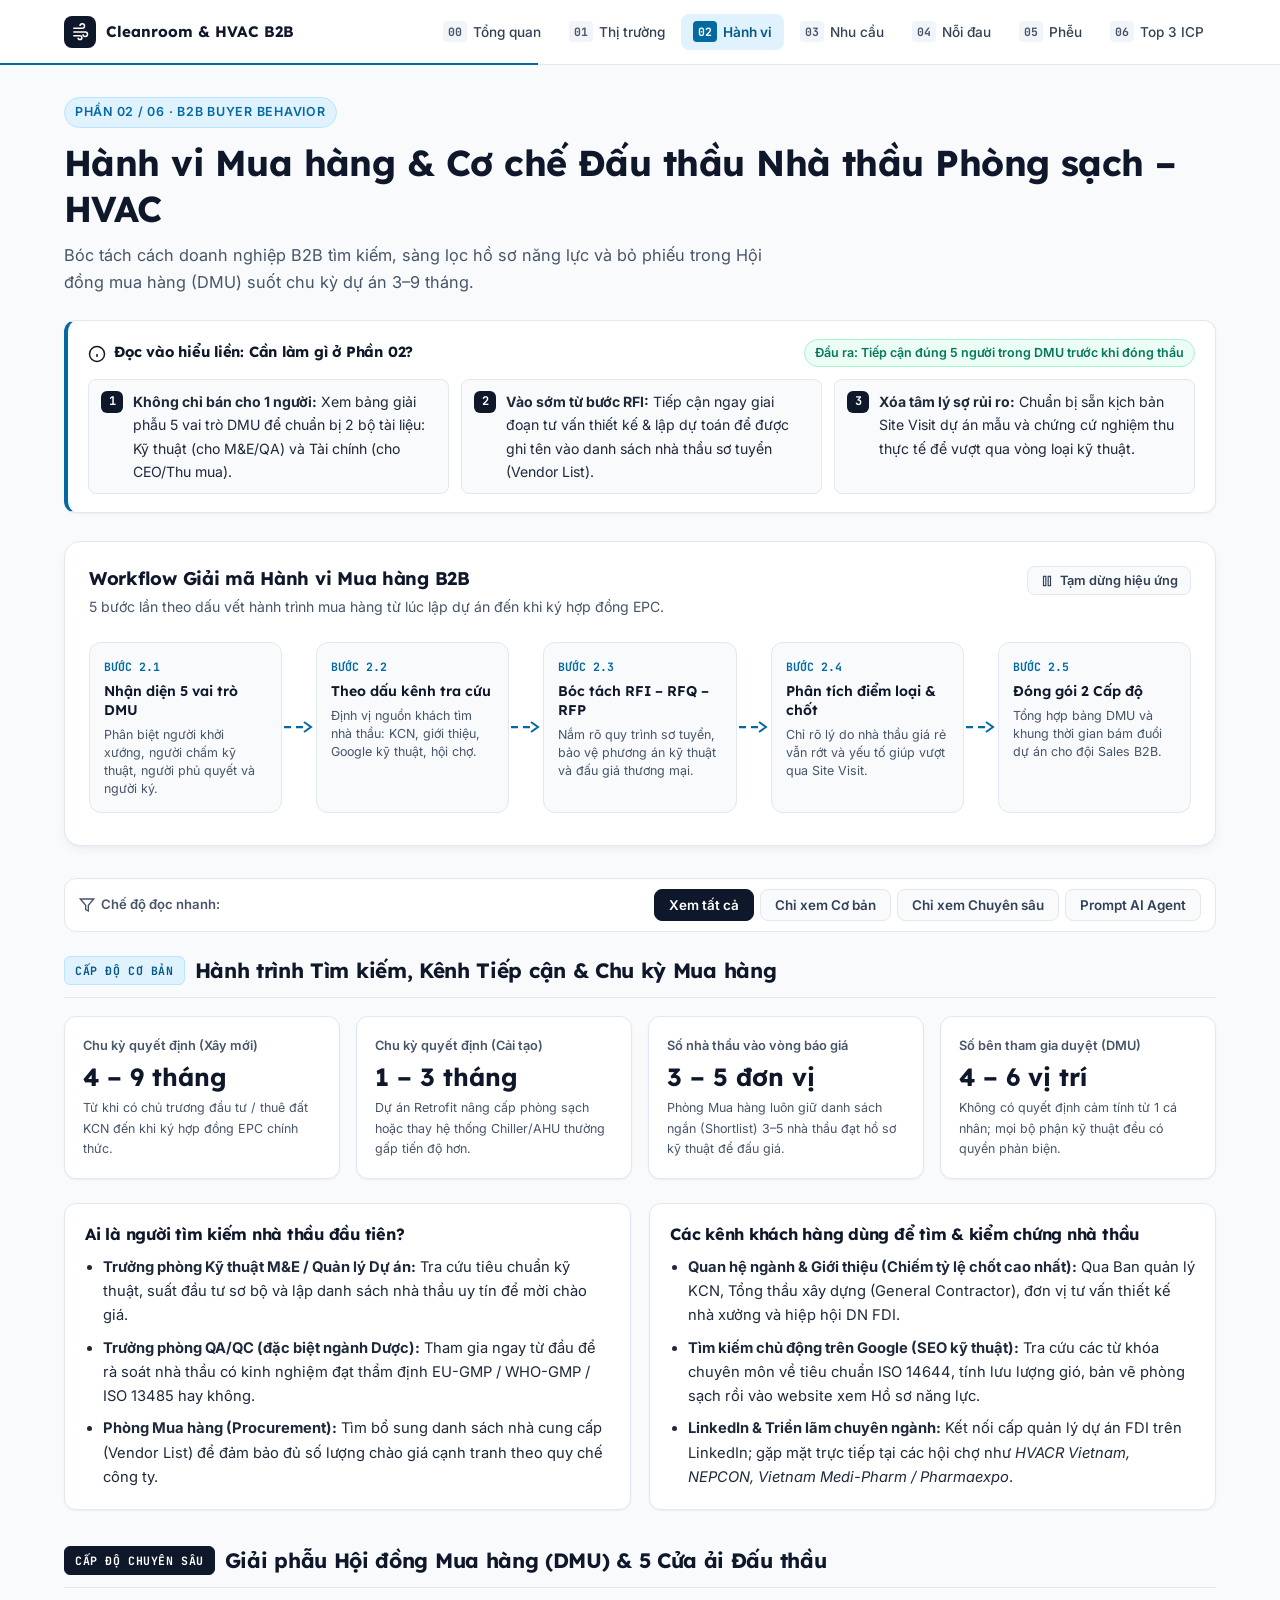
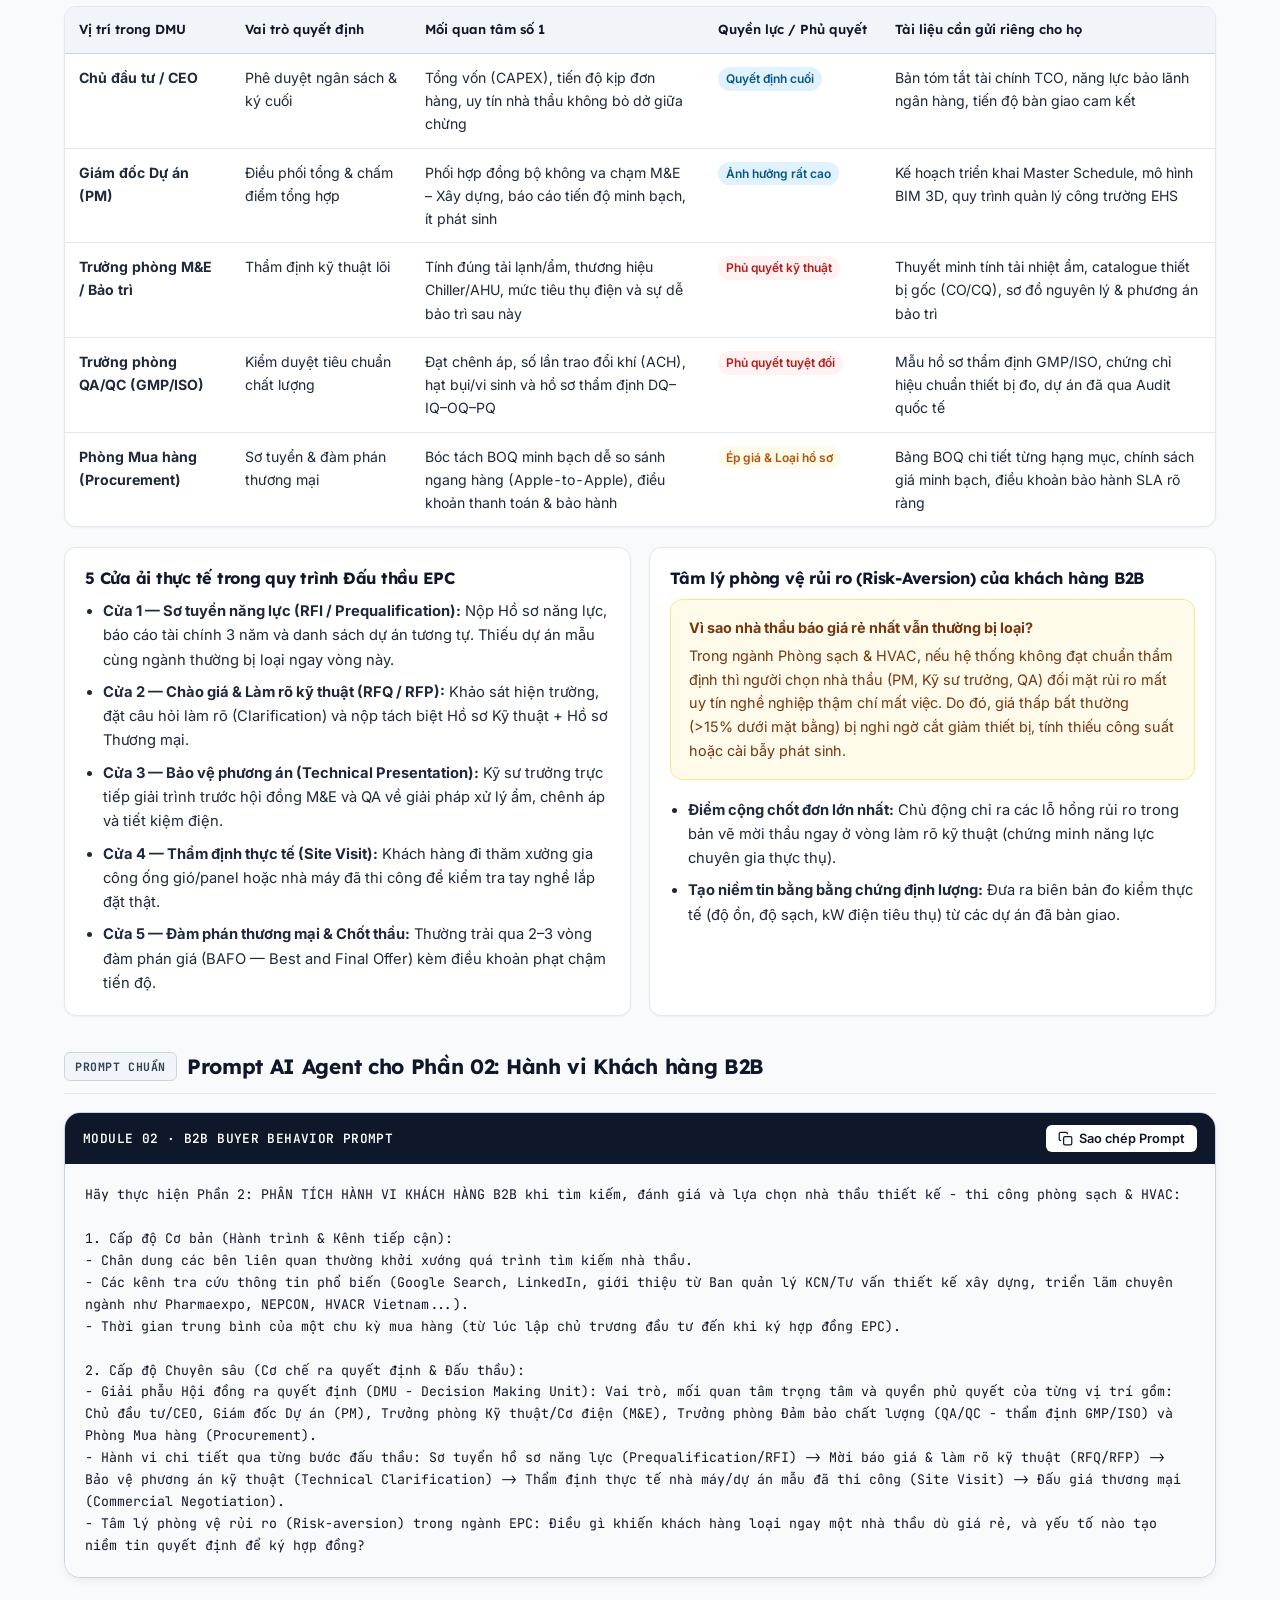
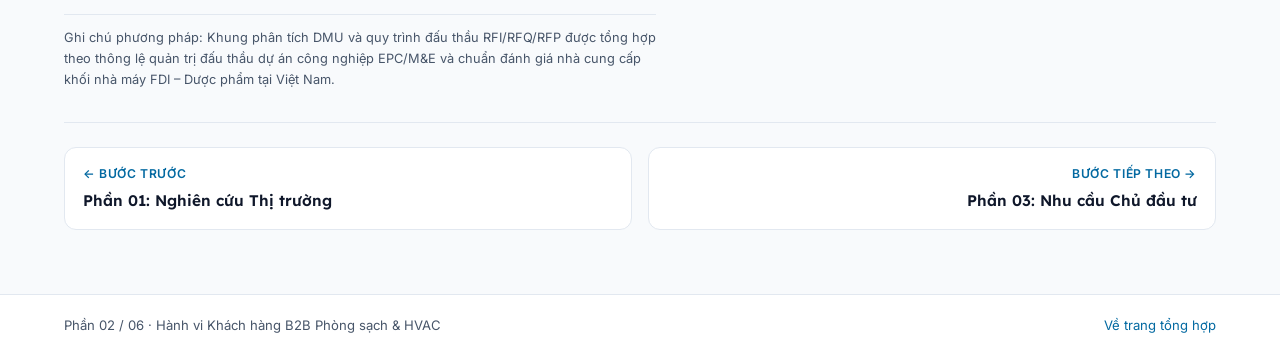
<file: 02-behavior.html>
<!DOCTYPE html>
<html lang="vi">
<head>
  <meta charset="UTF-8">
  <meta name="viewport" content="width=device-width, initial-scale=1.0">
  <title>Phần 02: Hành vi Khách hàng B2B — Phòng sạch &amp; HVAC</title>
  <link rel="icon" type="image/svg+xml" href="data:image/svg+xml,%3Csvg xmlns='http://www.w3.org/2000/svg' viewBox='0 0 32 32'%3E%3Crect width='32' height='32' rx='8' fill='%230F172A'/%3E%3Cpath d='M6 10h14a3 3 0 1 0-3-3M6 16h18a3 3 0 1 1-3 3M6 22h10a2.5 2.5 0 1 1-2.5 2.5' fill='none' stroke='%23FFFFFF' stroke-width='2.2' stroke-linecap='round'/%3E%3C/svg%3E">
  <link rel="preconnect" href="https://fonts.googleapis.com">
  <link rel="preconnect" href="https://fonts.gstatic.com" crossorigin>
  <link href="https://fonts.googleapis.com/css2?family=Inter:wght@400;500;600;700&family=JetBrains+Mono:wght@500;600;700&family=Lexend:wght@500;600;700&display=swap" rel="stylesheet">
  <link rel="stylesheet" href="assets/styles.css">
</head>
<body>
  <a href="#main-content" class="skip-link">Chuyển tới nội dung chính</a>

  <header class="site-header">
    <div class="container header-inner">
      <a href="index.html" class="brand">
        <span class="brand-mark" aria-hidden="true">
          <svg width="18" height="18" viewBox="0 0 24 24" fill="none" stroke="currentColor" stroke-width="2">
            <path d="M3 7h12a3 3 0 1 0-3-3"/><path d="M3 12h16a3 3 0 1 1-3 3"/><path d="M3 17h9a2.5 2.5 0 1 1-2.5 2.5"/>
          </svg>
        </span>
        <span>Cleanroom &amp; HVAC B2B</span>
      </a>
      <nav class="main-nav" aria-label="Điều hướng 6 phần nghiên cứu">
        <a href="index.html" class="nav-link"><span class="nav-num">00</span>Tổng quan</a>
        <a href="01-market.html" class="nav-link"><span class="nav-num">01</span>Thị trường</a>
        <a href="02-behavior.html" class="nav-link" aria-current="page"><span class="nav-num">02</span>Hành vi</a>
        <a href="03-needs.html" class="nav-link"><span class="nav-num">03</span>Nhu cầu</a>
        <a href="04-pain-points.html" class="nav-link"><span class="nav-num">04</span>Nỗi đau</a>
        <a href="05-funnel.html" class="nav-link"><span class="nav-num">05</span>Phễu</a>
        <a href="06-icp.html" class="nav-link"><span class="nav-num">06</span>Top 3 ICP</a>
      </nav>
    </div>
    <div class="journey-progress" style="width: 42%;" aria-hidden="true"></div>
  </header>

  <main id="main-content" class="main-content">
    <div class="container">
      <section class="page-hero">
        <span class="eyebrow">Phần 02 / 06 · B2B Buyer Behavior</span>
        <h1>Hành vi Mua hàng &amp; Cơ chế Đấu thầu Nhà thầu Phòng sạch – HVAC</h1>
        <p class="hero-lead">Bóc tách cách doanh nghiệp B2B tìm kiếm, sàng lọc hồ sơ năng lực và bỏ phiếu trong Hội đồng mua hàng (DMU) suốt chu kỳ dự án 3–9 tháng.</p>
      </section>

      <!-- Action Strip -->
      <section class="action-strip" aria-labelledby="act-02">
        <div class="action-strip-head">
          <h2 id="act-02" class="action-strip-title">
            <svg width="18" height="18" viewBox="0 0 24 24" fill="none" stroke="currentColor" stroke-width="2" aria-hidden="true"><circle cx="12" cy="12" r="10"/><path d="M12 16v-4"/><path d="M12 8h.01"/></svg>
            Đọc vào hiểu liền: Cần làm gì ở Phần 02?
          </h2>
          <span class="action-output-pill">Đầu ra: Tiếp cận đúng 5 người trong DMU trước khi đóng thầu</span>
        </div>
        <ol class="action-steps">
          <li class="action-step-item"><span class="action-step-num">1</span><span><strong>Không chỉ bán cho 1 người:</strong> Xem bảng giải phẫu 5 vai trò DMU để chuẩn bị 2 bộ tài liệu: Kỹ thuật (cho M&amp;E/QA) và Tài chính (cho CEO/Thu mua).</span></li>
          <li class="action-step-item"><span class="action-step-num">2</span><span><strong>Vào sớm từ bước RFI:</strong> Tiếp cận ngay giai đoạn tư vấn thiết kế &amp; lập dự toán để được ghi tên vào danh sách nhà thầu sơ tuyển (Vendor List).</span></li>
          <li class="action-step-item"><span class="action-step-num">3</span><span><strong>Xóa tâm lý sợ rủi ro:</strong> Chuẩn bị sẵn kịch bản Site Visit dự án mẫu và chứng cứ nghiệm thu thực tế để vượt qua vòng loại kỹ thuật.</span></li>
        </ol>
      </section>

      <!-- Mini Animated Workflow -->
      <section class="workflow-panel" aria-labelledby="wf-02">
        <div class="workflow-header">
          <div>
            <h2 id="wf-02">Workflow Giải mã Hành vi Mua hàng B2B</h2>
            <p class="workflow-subtitle">5 bước lần theo dấu vết hành trình mua hàng từ lúc lập dự án đến khi ký hợp đồng EPC.</p>
          </div>
          <button type="button" class="motion-toggle" data-toggle-motion aria-pressed="false">
            <svg width="14" height="14" viewBox="0 0 24 24" fill="none" stroke="currentColor" stroke-width="2" aria-hidden="true"><rect x="6" y="4" width="4" height="16"/><rect x="14" y="4" width="4" height="16"/></svg>
            <span data-motion-label>Tạm dừng hiệu ứng</span>
          </button>
        </div>
        <div class="mini-workflow">
          <div class="mini-step">
            <span class="mini-step-num">BƯỚC 2.1</span>
            <span class="mini-step-title">Nhận diện 5 vai trò DMU</span>
            <p class="mini-step-desc">Phân biệt người khởi xướng, người chấm kỹ thuật, người phủ quyết và người ký.</p>
          </div>
          <div class="mini-arrow" aria-hidden="true">
            <svg viewBox="0 0 34 20"><line x1="2" y1="10" x2="26" y2="10" class="workflow-stream"/><polyline points="22 5 29 10 22 15" fill="none" stroke="#0369A1" stroke-width="2"/></svg>
          </div>
          <div class="mini-step">
            <span class="mini-step-num">BƯỚC 2.2</span>
            <span class="mini-step-title">Theo dấu kênh tra cứu</span>
            <p class="mini-step-desc">Định vị nguồn khách tìm nhà thầu: KCN, giới thiệu, Google kỹ thuật, hội chợ.</p>
          </div>
          <div class="mini-arrow" aria-hidden="true">
            <svg viewBox="0 0 34 20"><line x1="2" y1="10" x2="26" y2="10" class="workflow-stream"/><polyline points="22 5 29 10 22 15" fill="none" stroke="#0369A1" stroke-width="2"/></svg>
          </div>
          <div class="mini-step">
            <span class="mini-step-num">BƯỚC 2.3</span>
            <span class="mini-step-title">Bóc tách RFI – RFQ – RFP</span>
            <p class="mini-step-desc">Nắm rõ quy trình sơ tuyển, bảo vệ phương án kỹ thuật và đấu giá thương mại.</p>
          </div>
          <div class="mini-arrow" aria-hidden="true">
            <svg viewBox="0 0 34 20"><line x1="2" y1="10" x2="26" y2="10" class="workflow-stream"/><polyline points="22 5 29 10 22 15" fill="none" stroke="#0369A1" stroke-width="2"/></svg>
          </div>
          <div class="mini-step">
            <span class="mini-step-num">BƯỚC 2.4</span>
            <span class="mini-step-title">Phân tích điểm loại &amp; chốt</span>
            <p class="mini-step-desc">Chỉ rõ lý do nhà thầu giá rẻ vẫn rớt và yếu tố giúp vượt qua Site Visit.</p>
          </div>
          <div class="mini-arrow" aria-hidden="true">
            <svg viewBox="0 0 34 20"><line x1="2" y1="10" x2="26" y2="10" class="workflow-stream"/><polyline points="22 5 29 10 22 15" fill="none" stroke="#0369A1" stroke-width="2"/></svg>
          </div>
          <div class="mini-step">
            <span class="mini-step-num">BƯỚC 2.5</span>
            <span class="mini-step-title">Đóng gói 2 Cấp độ</span>
            <p class="mini-step-desc">Tổng hợp bảng DMU và khung thời gian bám đuổi dự án cho đội Sales B2B.</p>
          </div>
        </div>
      </section>

      <!-- Filter Bar -->
      <div class="filter-bar" role="region" aria-label="Lọc chế độ xem dữ liệu">
        <span class="filter-label">
          <svg width="16" height="16" viewBox="0 0 24 24" fill="none" stroke="currentColor" stroke-width="2" aria-hidden="true"><polygon points="22 3 2 3 10 12.46 10 19 14 21 14 12.46 22 3"/></svg>
          Chế độ đọc nhanh:
        </span>
        <div class="filter-group">
          <button type="button" class="filter-btn" data-filter-view="all" aria-pressed="true">Xem tất cả</button>
          <button type="button" class="filter-btn" data-filter-view="basic" aria-pressed="false">Chỉ xem Cơ bản</button>
          <button type="button" class="filter-btn" data-filter-view="advanced" aria-pressed="false">Chỉ xem Chuyên sâu</button>
          <button type="button" class="filter-btn" data-filter-view="prompt" aria-pressed="false">Prompt AI Agent</button>
        </div>
      </div>

      <!-- TIER 1: BASIC -->
      <section class="data-section" data-view-panel="basic" aria-labelledby="m2-basic">
        <div class="section-header">
          <div class="section-title-group">
            <span class="tier-badge tier-basic">Cấp độ Cơ bản</span>
            <h2 id="m2-basic">Hành trình Tìm kiếm, Kênh Tiếp cận &amp; Chu kỳ Mua hàng</h2>
          </div>
        </div>

        <div class="kpi-grid">
          <div class="kpi-card">
            <div class="kpi-label">Chu kỳ quyết định (Xây mới)</div>
            <div class="kpi-value">4 – 9 tháng</div>
            <p class="kpi-note">Từ khi có chủ trương đầu tư / thuê đất KCN đến khi ký hợp đồng EPC chính thức.</p>
          </div>
          <div class="kpi-card">
            <div class="kpi-label">Chu kỳ quyết định (Cải tạo)</div>
            <div class="kpi-value">1 – 3 tháng</div>
            <p class="kpi-note">Dự án Retrofit nâng cấp phòng sạch hoặc thay hệ thống Chiller/AHU thường gấp tiến độ hơn.</p>
          </div>
          <div class="kpi-card">
            <div class="kpi-label">Số nhà thầu vào vòng báo giá</div>
            <div class="kpi-value">3 – 5 đơn vị</div>
            <p class="kpi-note">Phòng Mua hàng luôn giữ danh sách ngắn (Shortlist) 3–5 nhà thầu đạt hồ sơ kỹ thuật để đấu giá.</p>
          </div>
          <div class="kpi-card">
            <div class="kpi-label">Số bên tham gia duyệt (DMU)</div>
            <div class="kpi-value">4 – 6 vị trí</div>
            <p class="kpi-note">Không có quyết định cảm tính từ 1 cá nhân; mọi bộ phận kỹ thuật đều có quyền phản biện.</p>
          </div>
        </div>

        <div class="card-grid-2">
          <div class="card">
            <h3>Ai là người tìm kiếm nhà thầu đầu tiên?</h3>
            <ul class="card-list">
              <li><strong>Trưởng phòng Kỹ thuật M&amp;E / Quản lý Dự án:</strong> Tra cứu tiêu chuẩn kỹ thuật, suất đầu tư sơ bộ và lập danh sách nhà thầu uy tín để mời chào giá.</li>
              <li><strong>Trưởng phòng QA/QC (đặc biệt ngành Dược):</strong> Tham gia ngay từ đầu để rà soát nhà thầu có kinh nghiệm đạt thẩm định EU-GMP / WHO-GMP / ISO 13485 hay không.</li>
              <li><strong>Phòng Mua hàng (Procurement):</strong> Tìm bổ sung danh sách nhà cung cấp (Vendor List) để đảm bảo đủ số lượng chào giá cạnh tranh theo quy chế công ty.</li>
            </ul>
          </div>
          <div class="card">
            <h3>Các kênh khách hàng dùng để tìm &amp; kiểm chứng nhà thầu</h3>
            <ul class="card-list">
              <li><strong>Quan hệ ngành &amp; Giới thiệu (Chiếm tỷ lệ chốt cao nhất):</strong> Qua Ban quản lý KCN, Tổng thầu xây dựng (General Contractor), đơn vị tư vấn thiết kế nhà xưởng và hiệp hội DN FDI.</li>
              <li><strong>Tìm kiếm chủ động trên Google (SEO kỹ thuật):</strong> Tra cứu các từ khóa chuyên môn về tiêu chuẩn ISO 14644, tính lưu lượng gió, bản vẽ phòng sạch rồi vào website xem Hồ sơ năng lực.</li>
              <li><strong>LinkedIn &amp; Triển lãm chuyên ngành:</strong> Kết nối cấp quản lý dự án FDI trên LinkedIn; gặp mặt trực tiếp tại các hội chợ như <em>HVACR Vietnam, NEPCON, Vietnam Medi-Pharm / Pharmaexpo</em>.</li>
            </ul>
          </div>
        </div>
      </section>

      <!-- TIER 2: ADVANCED -->
      <section class="data-section" data-view-panel="advanced" aria-labelledby="m2-adv">
        <div class="section-header">
          <div class="section-title-group">
            <span class="tier-badge tier-advanced">Cấp độ Chuyên sâu</span>
            <h2 id="m2-adv">Giải phẫu Hội đồng Mua hàng (DMU) &amp; 5 Cửa ải Đấu thầu</h2>
          </div>
        </div>

        <div class="table-wrap">
          <table class="data-table">
            <thead>
              <tr>
                <th>Vị trí trong DMU</th>
                <th>Vai trò quyết định</th>
                <th>Mối quan tâm số 1</th>
                <th>Quyền lực / Phủ quyết</th>
                <th>Tài liệu cần gửi riêng cho họ</th>
              </tr>
            </thead>
            <tbody>
              <tr>
                <td><strong>Chủ đầu tư / CEO</strong></td>
                <td>Phê duyệt ngân sách &amp; ký cuối</td>
                <td>Tổng vốn (CAPEX), tiến độ kịp đơn hàng, uy tín nhà thầu không bỏ dở giữa chừng</td>
                <td><span class="pill pill-info">Quyết định cuối</span></td>
                <td>Bản tóm tắt tài chính TCO, năng lực bảo lãnh ngân hàng, tiến độ bàn giao cam kết</td>
              </tr>
              <tr>
                <td><strong>Giám đốc Dự án (PM)</strong></td>
                <td>Điều phối tổng &amp; chấm điểm tổng hợp</td>
                <td>Phối hợp đồng bộ không va chạm M&amp;E – Xây dựng, báo cáo tiến độ minh bạch, ít phát sinh</td>
                <td><span class="pill pill-info">Ảnh hưởng rất cao</span></td>
                <td>Kế hoạch triển khai Master Schedule, mô hình BIM 3D, quy trình quản lý công trường EHS</td>
              </tr>
              <tr>
                <td><strong>Trưởng phòng M&amp;E / Bảo trì</strong></td>
                <td>Thẩm định kỹ thuật lõi</td>
                <td>Tính đúng tải lạnh/ẩm, thương hiệu Chiller/AHU, mức tiêu thụ điện và sự dễ bảo trì sau này</td>
                <td><span class="pill pill-danger">Phủ quyết kỹ thuật</span></td>
                <td>Thuyết minh tính tải nhiệt ẩm, catalogue thiết bị gốc (CO/CQ), sơ đồ nguyên lý &amp; phương án bảo trì</td>
              </tr>
              <tr>
                <td><strong>Trưởng phòng QA/QC (GMP/ISO)</strong></td>
                <td>Kiểm duyệt tiêu chuẩn chất lượng</td>
                <td>Đạt chênh áp, số lần trao đổi khí (ACH), hạt bụi/vi sinh và hồ sơ thẩm định DQ–IQ–OQ–PQ</td>
                <td><span class="pill pill-danger">Phủ quyết tuyệt đối</span></td>
                <td>Mẫu hồ sơ thẩm định GMP/ISO, chứng chỉ hiệu chuẩn thiết bị đo, dự án đã qua Audit quốc tế</td>
              </tr>
              <tr>
                <td><strong>Phòng Mua hàng (Procurement)</strong></td>
                <td>Sơ tuyển &amp; đàm phán thương mại</td>
                <td>Bóc tách BOQ minh bạch dễ so sánh ngang hàng (Apple-to-Apple), điều khoản thanh toán &amp; bảo hành</td>
                <td><span class="pill pill-warning">Ép giá &amp; Loại hồ sơ</span></td>
                <td>Bảng BOQ chi tiết từng hạng mục, chính sách giá minh bạch, điều khoản bảo hành SLA rõ ràng</td>
              </tr>
            </tbody>
          </table>
        </div>

        <div class="card-grid-2">
          <div class="card">
            <h3>5 Cửa ải thực tế trong quy trình Đấu thầu EPC</h3>
            <ul class="card-list">
              <li><strong>Cửa 1 — Sơ tuyển năng lực (RFI / Prequalification):</strong> Nộp Hồ sơ năng lực, báo cáo tài chính 3 năm và danh sách dự án tương tự. Thiếu dự án mẫu cùng ngành thường bị loại ngay vòng này.</li>
              <li><strong>Cửa 2 — Chào giá &amp; Làm rõ kỹ thuật (RFQ / RFP):</strong> Khảo sát hiện trường, đặt câu hỏi làm rõ (Clarification) và nộp tách biệt Hồ sơ Kỹ thuật + Hồ sơ Thương mại.</li>
              <li><strong>Cửa 3 — Bảo vệ phương án (Technical Presentation):</strong> Kỹ sư trưởng trực tiếp giải trình trước hội đồng M&amp;E và QA về giải pháp xử lý ẩm, chênh áp và tiết kiệm điện.</li>
              <li><strong>Cửa 4 — Thẩm định thực tế (Site Visit):</strong> Khách hàng đi thăm xưởng gia công ống gió/panel hoặc nhà máy đã thi công để kiểm tra tay nghề lắp đặt thật.</li>
              <li><strong>Cửa 5 — Đàm phán thương mại &amp; Chốt thầu:</strong> Thường trải qua 2–3 vòng đàm phán giá (BAFO — Best and Final Offer) kèm điều khoản phạt chậm tiến độ.</li>
            </ul>
          </div>

          <div class="card">
            <h3>Tâm lý phòng vệ rủi ro (Risk-Aversion) của khách hàng B2B</h3>
            <div class="callout callout-warning">
              <strong>Vì sao nhà thầu báo giá rẻ nhất vẫn thường bị loại?</strong>
              Trong ngành Phòng sạch &amp; HVAC, nếu hệ thống không đạt chuẩn thẩm định thì người chọn nhà thầu (PM, Kỹ sư trưởng, QA) đối mặt rủi ro mất uy tín nghề nghiệp thậm chí mất việc. Do đó, giá thấp bất thường (&gt;15% dưới mặt bằng) bị nghi ngờ cắt giảm thiết bị, tính thiếu công suất hoặc cài bẫy phát sinh.
            </div>
            <ul class="card-list">
              <li><strong>Điểm cộng chốt đơn lớn nhất:</strong> Chủ động chỉ ra các lỗ hổng rủi ro trong bản vẽ mời thầu ngay ở vòng làm rõ kỹ thuật (chứng minh năng lực chuyên gia thực thụ).</li>
              <li><strong>Tạo niềm tin bằng bằng chứng định lượng:</strong> Đưa ra biên bản đo kiểm thực tế (độ ồn, độ sạch, kW điện tiêu thụ) từ các dự án đã bàn giao.</li>
            </ul>
          </div>
        </div>
      </section>

      <!-- PROMPT BOX -->
      <section class="data-section" data-view-panel="prompt" aria-labelledby="p2-prompt">
        <div class="section-header">
          <div class="section-title-group">
            <span class="tier-badge tier-prompt">Prompt Chuẩn</span>
            <h2 id="p2-prompt">Prompt AI Agent cho Phần 02: Hành vi Khách hàng B2B</h2>
          </div>
        </div>
        <div class="prompt-card">
          <div class="prompt-bar">
            <span class="prompt-bar-title">MODULE 02 · B2B BUYER BEHAVIOR PROMPT</span>
            <button type="button" class="copy-btn" data-copy-target="prompt-02">
              <svg width="15" height="15" viewBox="0 0 24 24" fill="none" stroke="currentColor" stroke-width="2" aria-hidden="true"><rect x="9" y="9" width="13" height="13" rx="2"/><path d="M5 15H4a2 2 0 0 1-2-2V4a2 2 0 0 1 2-2h9a2 2 0 0 1 2 2v1"/></svg>
              <span>Sao chép Prompt</span>
            </button>
          </div>
          <pre id="prompt-02" class="prompt-code">Hãy thực hiện Phần 2: PHÂN TÍCH HÀNH VI KHÁCH HÀNG B2B khi tìm kiếm, đánh giá và lựa chọn nhà thầu thiết kế - thi công phòng sạch &amp; HVAC:

1. Cấp độ Cơ bản (Hành trình &amp; Kênh tiếp cận):
- Chân dung các bên liên quan thường khởi xướng quá trình tìm kiếm nhà thầu.
- Các kênh tra cứu thông tin phổ biến (Google Search, LinkedIn, giới thiệu từ Ban quản lý KCN/Tư vấn thiết kế xây dựng, triển lãm chuyên ngành như Pharmaexpo, NEPCON, HVACR Vietnam...).
- Thời gian trung bình của một chu kỳ mua hàng (từ lúc lập chủ trương đầu tư đến khi ký hợp đồng EPC).

2. Cấp độ Chuyên sâu (Cơ chế ra quyết định &amp; Đấu thầu):
- Giải phẫu Hội đồng ra quyết định (DMU - Decision Making Unit): Vai trò, mối quan tâm trọng tâm và quyền phủ quyết của từng vị trí gồm: Chủ đầu tư/CEO, Giám đốc Dự án (PM), Trưởng phòng Kỹ thuật/Cơ điện (M&amp;E), Trưởng phòng Đảm bảo chất lượng (QA/QC - thẩm định GMP/ISO) và Phòng Mua hàng (Procurement).
- Hành vi chi tiết qua từng bước đấu thầu: Sơ tuyển hồ sơ năng lực (Prequalification/RFI) -> Mời báo giá &amp; làm rõ kỹ thuật (RFQ/RFP) -> Bảo vệ phương án kỹ thuật (Technical Clarification) -> Thẩm định thực tế nhà máy/dự án mẫu đã thi công (Site Visit) -> Đấu giá thương mại (Commercial Negotiation).
- Tâm lý phòng vệ rủi ro (Risk-aversion) trong ngành EPC: Điều gì khiến khách hàng loại ngay một nhà thầu dù giá rẻ, và yếu tố nào tạo niềm tin quyết định để ký hợp đồng?</pre>
        </div>
      </section>

      <p class="source-note">Ghi chú phương pháp: Khung phân tích DMU và quy trình đấu thầu RFI/RFQ/RFP được tổng hợp theo thông lệ quản trị đấu thầu dự án công nghiệp EPC/M&amp;E và chuẩn đánh giá nhà cung cấp khối nhà máy FDI – Dược phẩm tại Việt Nam.</p>

      <nav class="page-pager" aria-label="Chuyển bước">
        <a href="01-market.html" class="pager-link">
          <span class="pager-dir">&larr; Bước trước</span>
          <span class="pager-title">Phần 01: Nghiên cứu Thị trường</span>
        </a>
        <a href="03-needs.html" class="pager-link next">
          <span class="pager-dir">Bước tiếp theo &rarr;</span>
          <span class="pager-title">Phần 03: Nhu cầu Chủ đầu tư</span>
        </a>
      </nav>
    </div>
  </main>

  <footer class="site-footer">
    <div class="container footer-inner">
      <span>Phần 02 / 06 · Hành vi Khách hàng B2B Phòng sạch &amp; HVAC</span>
      <a href="index.html">Về trang tổng hợp</a>
    </div>
  </footer>
  <script src="assets/app.js"></script>
</body>
</html>
</file>
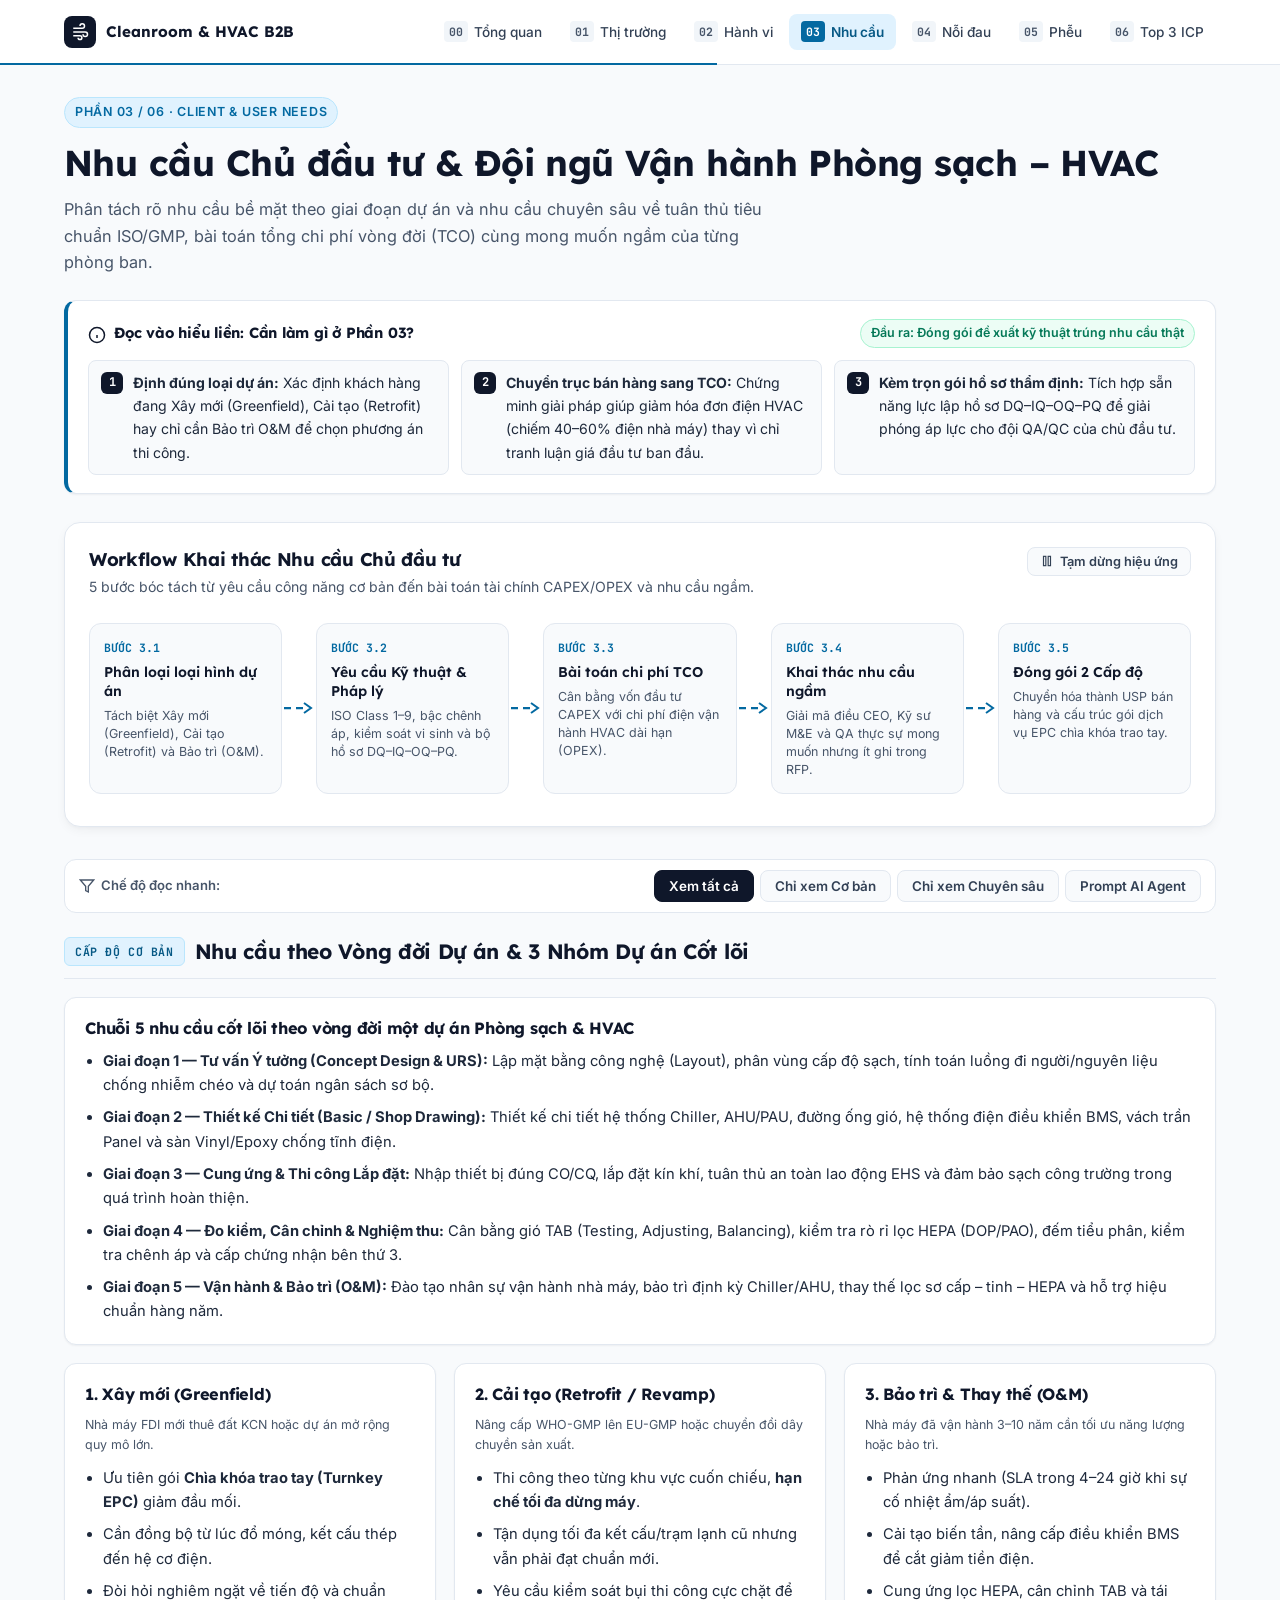
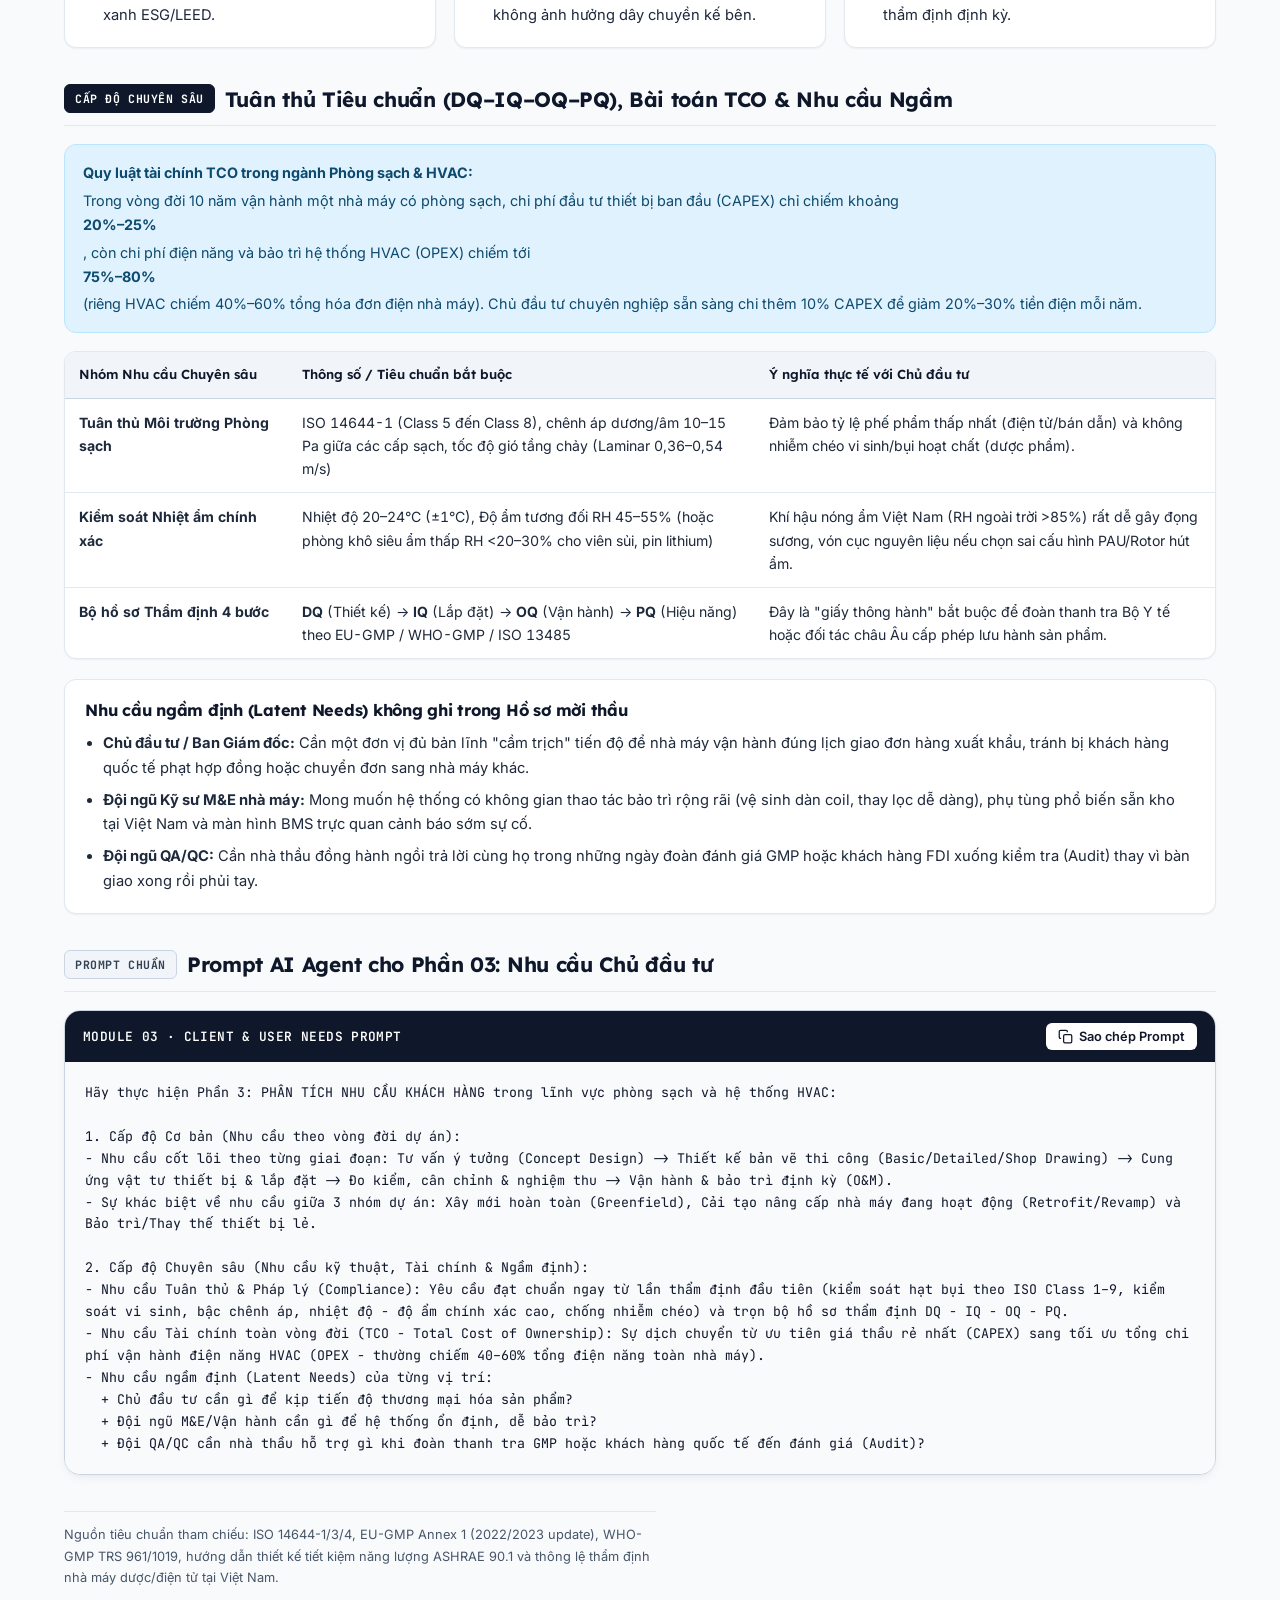
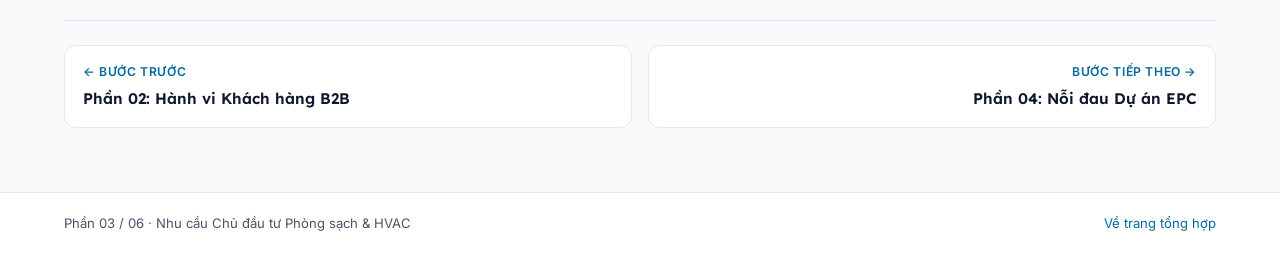
<file: 03-needs.html>
<!DOCTYPE html>
<html lang="vi">
<head>
  <meta charset="UTF-8">
  <meta name="viewport" content="width=device-width, initial-scale=1.0">
  <title>Phần 03: Nhu cầu Chủ đầu tư — Phòng sạch &amp; HVAC</title>
  <link rel="icon" type="image/svg+xml" href="data:image/svg+xml,%3Csvg xmlns='http://www.w3.org/2000/svg' viewBox='0 0 32 32'%3E%3Crect width='32' height='32' rx='8' fill='%230F172A'/%3E%3Cpath d='M6 10h14a3 3 0 1 0-3-3M6 16h18a3 3 0 1 1-3 3M6 22h10a2.5 2.5 0 1 1-2.5 2.5' fill='none' stroke='%23FFFFFF' stroke-width='2.2' stroke-linecap='round'/%3E%3C/svg%3E">
  <link rel="preconnect" href="https://fonts.googleapis.com">
  <link rel="preconnect" href="https://fonts.gstatic.com" crossorigin>
  <link href="https://fonts.googleapis.com/css2?family=Inter:wght@400;500;600;700&family=JetBrains+Mono:wght@500;600;700&family=Lexend:wght@500;600;700&display=swap" rel="stylesheet">
  <link rel="stylesheet" href="assets/styles.css">
</head>
<body>
  <a href="#main-content" class="skip-link">Chuyển tới nội dung chính</a>

  <header class="site-header">
    <div class="container header-inner">
      <a href="index.html" class="brand">
        <span class="brand-mark" aria-hidden="true">
          <svg width="18" height="18" viewBox="0 0 24 24" fill="none" stroke="currentColor" stroke-width="2">
            <path d="M3 7h12a3 3 0 1 0-3-3"/><path d="M3 12h16a3 3 0 1 1-3 3"/><path d="M3 17h9a2.5 2.5 0 1 1-2.5 2.5"/>
          </svg>
        </span>
        <span>Cleanroom &amp; HVAC B2B</span>
      </a>
      <nav class="main-nav" aria-label="Điều hướng 6 phần nghiên cứu">
        <a href="index.html" class="nav-link"><span class="nav-num">00</span>Tổng quan</a>
        <a href="01-market.html" class="nav-link"><span class="nav-num">01</span>Thị trường</a>
        <a href="02-behavior.html" class="nav-link"><span class="nav-num">02</span>Hành vi</a>
        <a href="03-needs.html" class="nav-link" aria-current="page"><span class="nav-num">03</span>Nhu cầu</a>
        <a href="04-pain-points.html" class="nav-link"><span class="nav-num">04</span>Nỗi đau</a>
        <a href="05-funnel.html" class="nav-link"><span class="nav-num">05</span>Phễu</a>
        <a href="06-icp.html" class="nav-link"><span class="nav-num">06</span>Top 3 ICP</a>
      </nav>
    </div>
    <div class="journey-progress" style="width: 56%;" aria-hidden="true"></div>
  </header>

  <main id="main-content" class="main-content">
    <div class="container">
      <section class="page-hero">
        <span class="eyebrow">Phần 03 / 06 · Client &amp; User Needs</span>
        <h1>Nhu cầu Chủ đầu tư &amp; Đội ngũ Vận hành Phòng sạch – HVAC</h1>
        <p class="hero-lead">Phân tách rõ nhu cầu bề mặt theo giai đoạn dự án và nhu cầu chuyên sâu về tuân thủ tiêu chuẩn ISO/GMP, bài toán tổng chi phí vòng đời (TCO) cùng mong muốn ngầm của từng phòng ban.</p>
      </section>

      <!-- Action Strip -->
      <section class="action-strip" aria-labelledby="act-03">
        <div class="action-strip-head">
          <h2 id="act-03" class="action-strip-title">
            <svg width="18" height="18" viewBox="0 0 24 24" fill="none" stroke="currentColor" stroke-width="2" aria-hidden="true"><circle cx="12" cy="12" r="10"/><path d="M12 16v-4"/><path d="M12 8h.01"/></svg>
            Đọc vào hiểu liền: Cần làm gì ở Phần 03?
          </h2>
          <span class="action-output-pill">Đầu ra: Đóng gói đề xuất kỹ thuật trúng nhu cầu thật</span>
        </div>
        <ol class="action-steps">
          <li class="action-step-item"><span class="action-step-num">1</span><span><strong>Định đúng loại dự án:</strong> Xác định khách hàng đang Xây mới (Greenfield), Cải tạo (Retrofit) hay chỉ cần Bảo trì O&amp;M để chọn phương án thi công.</span></li>
          <li class="action-step-item"><span class="action-step-num">2</span><span><strong>Chuyển trục bán hàng sang TCO:</strong> Chứng minh giải pháp giúp giảm hóa đơn điện HVAC (chiếm 40–60% điện nhà máy) thay vì chỉ tranh luận giá đầu tư ban đầu.</span></li>
          <li class="action-step-item"><span class="action-step-num">3</span><span><strong>Kèm trọn gói hồ sơ thẩm định:</strong> Tích hợp sẵn năng lực lập hồ sơ DQ–IQ–OQ–PQ để giải phóng áp lực cho đội QA/QC của chủ đầu tư.</span></li>
        </ol>
      </section>

      <!-- Mini Animated Workflow -->
      <section class="workflow-panel" aria-labelledby="wf-03">
        <div class="workflow-header">
          <div>
            <h2 id="wf-03">Workflow Khai thác Nhu cầu Chủ đầu tư</h2>
            <p class="workflow-subtitle">5 bước bóc tách từ yêu cầu công năng cơ bản đến bài toán tài chính CAPEX/OPEX và nhu cầu ngầm.</p>
          </div>
          <button type="button" class="motion-toggle" data-toggle-motion aria-pressed="false">
            <svg width="14" height="14" viewBox="0 0 24 24" fill="none" stroke="currentColor" stroke-width="2" aria-hidden="true"><rect x="6" y="4" width="4" height="16"/><rect x="14" y="4" width="4" height="16"/></svg>
            <span data-motion-label>Tạm dừng hiệu ứng</span>
          </button>
        </div>
        <div class="mini-workflow">
          <div class="mini-step">
            <span class="mini-step-num">BƯỚC 3.1</span>
            <span class="mini-step-title">Phân loại loại hình dự án</span>
            <p class="mini-step-desc">Tách biệt Xây mới (Greenfield), Cải tạo (Retrofit) và Bảo trì (O&amp;M).</p>
          </div>
          <div class="mini-arrow" aria-hidden="true">
            <svg viewBox="0 0 34 20"><line x1="2" y1="10" x2="26" y2="10" class="workflow-stream"/><polyline points="22 5 29 10 22 15" fill="none" stroke="#0369A1" stroke-width="2"/></svg>
          </div>
          <div class="mini-step">
            <span class="mini-step-num">BƯỚC 3.2</span>
            <span class="mini-step-title">Yêu cầu Kỹ thuật &amp; Pháp lý</span>
            <p class="mini-step-desc">ISO Class 1–9, bậc chênh áp, kiểm soát vi sinh và bộ hồ sơ DQ–IQ–OQ–PQ.</p>
          </div>
          <div class="mini-arrow" aria-hidden="true">
            <svg viewBox="0 0 34 20"><line x1="2" y1="10" x2="26" y2="10" class="workflow-stream"/><polyline points="22 5 29 10 22 15" fill="none" stroke="#0369A1" stroke-width="2"/></svg>
          </div>
          <div class="mini-step">
            <span class="mini-step-num">BƯỚC 3.3</span>
            <span class="mini-step-title">Bài toán chi phí TCO</span>
            <p class="mini-step-desc">Cân bằng vốn đầu tư CAPEX với chi phí điện vận hành HVAC dài hạn (OPEX).</p>
          </div>
          <div class="mini-arrow" aria-hidden="true">
            <svg viewBox="0 0 34 20"><line x1="2" y1="10" x2="26" y2="10" class="workflow-stream"/><polyline points="22 5 29 10 22 15" fill="none" stroke="#0369A1" stroke-width="2"/></svg>
          </div>
          <div class="mini-step">
            <span class="mini-step-num">BƯỚC 3.4</span>
            <span class="mini-step-title">Khai thác nhu cầu ngầm</span>
            <p class="mini-step-desc">Giải mã điều CEO, Kỹ sư M&amp;E và QA thực sự mong muốn nhưng ít ghi trong RFP.</p>
          </div>
          <div class="mini-arrow" aria-hidden="true">
            <svg viewBox="0 0 34 20"><line x1="2" y1="10" x2="26" y2="10" class="workflow-stream"/><polyline points="22 5 29 10 22 15" fill="none" stroke="#0369A1" stroke-width="2"/></svg>
          </div>
          <div class="mini-step">
            <span class="mini-step-num">BƯỚC 3.5</span>
            <span class="mini-step-title">Đóng gói 2 Cấp độ</span>
            <p class="mini-step-desc">Chuyển hóa thành USP bán hàng và cấu trúc gói dịch vụ EPC chìa khóa trao tay.</p>
          </div>
        </div>
      </section>

      <!-- Filter Bar -->
      <div class="filter-bar" role="region" aria-label="Lọc chế độ xem dữ liệu">
        <span class="filter-label">
          <svg width="16" height="16" viewBox="0 0 24 24" fill="none" stroke="currentColor" stroke-width="2" aria-hidden="true"><polygon points="22 3 2 3 10 12.46 10 19 14 21 14 12.46 22 3"/></svg>
          Chế độ đọc nhanh:
        </span>
        <div class="filter-group">
          <button type="button" class="filter-btn" data-filter-view="all" aria-pressed="true">Xem tất cả</button>
          <button type="button" class="filter-btn" data-filter-view="basic" aria-pressed="false">Chỉ xem Cơ bản</button>
          <button type="button" class="filter-btn" data-filter-view="advanced" aria-pressed="false">Chỉ xem Chuyên sâu</button>
          <button type="button" class="filter-btn" data-filter-view="prompt" aria-pressed="false">Prompt AI Agent</button>
        </div>
      </div>

      <!-- TIER 1: BASIC -->
      <section class="data-section" data-view-panel="basic" aria-labelledby="m3-basic">
        <div class="section-header">
          <div class="section-title-group">
            <span class="tier-badge tier-basic">Cấp độ Cơ bản</span>
            <h2 id="m3-basic">Nhu cầu theo Vòng đời Dự án &amp; 3 Nhóm Dự án Cốt lõi</h2>
          </div>
        </div>

        <div class="card">
          <h3>Chuỗi 5 nhu cầu cốt lõi theo vòng đời một dự án Phòng sạch &amp; HVAC</h3>
          <ul class="card-list">
            <li><strong>Giai đoạn 1 — Tư vấn Ý tưởng (Concept Design &amp; URS):</strong> Lập mặt bằng công nghệ (Layout), phân vùng cấp độ sạch, tính toán luồng đi người/nguyên liệu chống nhiễm chéo và dự toán ngân sách sơ bộ.</li>
            <li><strong>Giai đoạn 2 — Thiết kế Chi tiết (Basic / Shop Drawing):</strong> Thiết kế chi tiết hệ thống Chiller, AHU/PAU, đường ống gió, hệ thống điện điều khiển BMS, vách trần Panel và sàn Vinyl/Epoxy chống tĩnh điện.</li>
            <li><strong>Giai đoạn 3 — Cung ứng &amp; Thi công Lắp đặt:</strong> Nhập thiết bị đúng CO/CQ, lắp đặt kín khí, tuân thủ an toàn lao động EHS và đảm bảo sạch công trường trong quá trình hoàn thiện.</li>
            <li><strong>Giai đoạn 4 — Đo kiểm, Cân chỉnh &amp; Nghiệm thu:</strong> Cân bằng gió TAB (Testing, Adjusting, Balancing), kiểm tra rò rỉ lọc HEPA (DOP/PAO), đếm tiểu phân, kiểm tra chênh áp và cấp chứng nhận bên thứ 3.</li>
            <li><strong>Giai đoạn 5 — Vận hành &amp; Bảo trì (O&amp;M):</strong> Đào tạo nhân sự vận hành nhà máy, bảo trì định kỳ Chiller/AHU, thay thế lọc sơ cấp – tinh – HEPA và hỗ trợ hiệu chuẩn hàng năm.</li>
          </ul>
        </div>

        <div class="card-grid-3" style="margin-top: 18px;">
          <div class="card">
            <h3>1. Xây mới (Greenfield)</h3>
            <p class="kpi-note" style="margin-bottom: 10px;">Nhà máy FDI mới thuê đất KCN hoặc dự án mở rộng quy mô lớn.</p>
            <ul class="card-list">
              <li>Ưu tiên gói <strong>Chìa khóa trao tay (Turnkey EPC)</strong> giảm đầu mối.</li>
              <li>Cần đồng bộ từ lúc đổ móng, kết cấu thép đến hệ cơ điện.</li>
              <li>Đòi hỏi nghiêm ngặt về tiến độ và chuẩn xanh ESG/LEED.</li>
            </ul>
          </div>
          <div class="card">
            <h3>2. Cải tạo (Retrofit / Revamp)</h3>
            <p class="kpi-note" style="margin-bottom: 10px;">Nâng cấp WHO-GMP lên EU-GMP hoặc chuyển đổi dây chuyền sản xuất.</p>
            <ul class="card-list">
              <li>Thi công theo từng khu vực cuốn chiếu, <strong>hạn chế tối đa dừng máy</strong>.</li>
              <li>Tận dụng tối đa kết cấu/trạm lạnh cũ nhưng vẫn phải đạt chuẩn mới.</li>
              <li>Yêu cầu kiểm soát bụi thi công cực chặt để không ảnh hưởng dây chuyền kế bên.</li>
            </ul>
          </div>
          <div class="card">
            <h3>3. Bảo trì &amp; Thay thế (O&amp;M)</h3>
            <p class="kpi-note" style="margin-bottom: 10px;">Nhà máy đã vận hành 3–10 năm cần tối ưu năng lượng hoặc bảo trì.</p>
            <ul class="card-list">
              <li>Phản ứng nhanh (SLA trong 4–24 giờ khi sự cố nhiệt ẩm/áp suất).</li>
              <li>Cải tạo biến tần, nâng cấp điều khiển BMS để cắt giảm tiền điện.</li>
              <li>Cung ứng lọc HEPA, cân chỉnh TAB và tái thẩm định định kỳ.</li>
            </ul>
          </div>
        </div>
      </section>

      <!-- TIER 2: ADVANCED -->
      <section class="data-section" data-view-panel="advanced" aria-labelledby="m3-adv">
        <div class="section-header">
          <div class="section-title-group">
            <span class="tier-badge tier-advanced">Cấp độ Chuyên sâu</span>
            <h2 id="m3-adv">Tuân thủ Tiêu chuẩn (DQ–IQ–OQ–PQ), Bài toán TCO &amp; Nhu cầu Ngầm</h2>
          </div>
        </div>

        <div class="callout callout-info">
          <strong>Quy luật tài chính TCO trong ngành Phòng sạch &amp; HVAC:</strong>
          Trong vòng đời 10 năm vận hành một nhà máy có phòng sạch, chi phí đầu tư thiết bị ban đầu (CAPEX) chỉ chiếm khoảng <strong>20%–25%</strong>, còn chi phí điện năng và bảo trì hệ thống HVAC (OPEX) chiếm tới <strong>75%–80%</strong> (riêng HVAC chiếm 40%–60% tổng hóa đơn điện nhà máy). Chủ đầu tư chuyên nghiệp sẵn sàng chi thêm 10% CAPEX để giảm 20%–30% tiền điện mỗi năm.
        </div>

        <div class="table-wrap">
          <table class="data-table">
            <thead>
              <tr>
                <th>Nhóm Nhu cầu Chuyên sâu</th>
                <th>Thông số / Tiêu chuẩn bắt buộc</th>
                <th>Ý nghĩa thực tế với Chủ đầu tư</th>
              </tr>
            </thead>
            <tbody>
              <tr>
                <td><strong>Tuân thủ Môi trường Phòng sạch</strong></td>
                <td>ISO 14644-1 (Class 5 đến Class 8), chênh áp dương/âm 10–15 Pa giữa các cấp sạch, tốc độ gió tầng chảy (Laminar 0,36–0,54 m/s)</td>
                <td>Đảm bảo tỷ lệ phế phẩm thấp nhất (điện tử/bán dẫn) và không nhiễm chéo vi sinh/bụi hoạt chất (dược phẩm).</td>
              </tr>
              <tr>
                <td><strong>Kiểm soát Nhiệt ẩm chính xác</strong></td>
                <td>Nhiệt độ 20–24°C (±1°C), Độ ẩm tương đối RH 45–55% (hoặc phòng khô siêu ẩm thấp RH &lt;20–30% cho viên sủi, pin lithium)</td>
                <td>Khí hậu nóng ẩm Việt Nam (RH ngoài trời &gt;85%) rất dễ gây đọng sương, vón cục nguyên liệu nếu chọn sai cấu hình PAU/Rotor hút ẩm.</td>
              </tr>
              <tr>
                <td><strong>Bộ hồ sơ Thẩm định 4 bước</strong></td>
                <td><strong>DQ</strong> (Thiết kế) &rarr; <strong>IQ</strong> (Lắp đặt) &rarr; <strong>OQ</strong> (Vận hành) &rarr; <strong>PQ</strong> (Hiệu năng) theo EU-GMP / WHO-GMP / ISO 13485</td>
                <td>Đây là "giấy thông hành" bắt buộc để đoàn thanh tra Bộ Y tế hoặc đối tác châu Âu cấp phép lưu hành sản phẩm.</td>
              </tr>
            </tbody>
          </table>
        </div>

        <div class="card">
          <h3>Nhu cầu ngầm định (Latent Needs) không ghi trong Hồ sơ mời thầu</h3>
          <ul class="card-list">
            <li><strong>Chủ đầu tư / Ban Giám đốc:</strong> Cần một đơn vị đủ bản lĩnh "cầm trịch" tiến độ để nhà máy vận hành đúng lịch giao đơn hàng xuất khẩu, tránh bị khách hàng quốc tế phạt hợp đồng hoặc chuyển đơn sang nhà máy khác.</li>
            <li><strong>Đội ngũ Kỹ sư M&amp;E nhà máy:</strong> Mong muốn hệ thống có không gian thao tác bảo trì rộng rãi (vệ sinh dàn coil, thay lọc dễ dàng), phụ tùng phổ biến sẵn kho tại Việt Nam và màn hình BMS trực quan cảnh báo sớm sự cố.</li>
            <li><strong>Đội ngũ QA/QC:</strong> Cần nhà thầu đồng hành ngồi trả lời cùng họ trong những ngày đoàn đánh giá GMP hoặc khách hàng FDI xuống kiểm tra (Audit) thay vì bàn giao xong rồi phủi tay.</li>
          </ul>
        </div>
      </section>

      <!-- PROMPT BOX -->
      <section class="data-section" data-view-panel="prompt" aria-labelledby="p3-prompt">
        <div class="section-header">
          <div class="section-title-group">
            <span class="tier-badge tier-prompt">Prompt Chuẩn</span>
            <h2 id="p3-prompt">Prompt AI Agent cho Phần 03: Nhu cầu Chủ đầu tư</h2>
          </div>
        </div>
        <div class="prompt-card">
          <div class="prompt-bar">
            <span class="prompt-bar-title">MODULE 03 · CLIENT &amp; USER NEEDS PROMPT</span>
            <button type="button" class="copy-btn" data-copy-target="prompt-03">
              <svg width="15" height="15" viewBox="0 0 24 24" fill="none" stroke="currentColor" stroke-width="2" aria-hidden="true"><rect x="9" y="9" width="13" height="13" rx="2"/><path d="M5 15H4a2 2 0 0 1-2-2V4a2 2 0 0 1 2-2h9a2 2 0 0 1 2 2v1"/></svg>
              <span>Sao chép Prompt</span>
            </button>
          </div>
          <pre id="prompt-03" class="prompt-code">Hãy thực hiện Phần 3: PHÂN TÍCH NHU CẦU KHÁCH HÀNG trong lĩnh vực phòng sạch và hệ thống HVAC:

1. Cấp độ Cơ bản (Nhu cầu theo vòng đời dự án):
- Nhu cầu cốt lõi theo từng giai đoạn: Tư vấn ý tưởng (Concept Design) -> Thiết kế bản vẽ thi công (Basic/Detailed/Shop Drawing) -> Cung ứng vật tư thiết bị &amp; lắp đặt -> Đo kiểm, cân chỉnh &amp; nghiệm thu -> Vận hành &amp; bảo trì định kỳ (O&amp;M).
- Sự khác biệt về nhu cầu giữa 3 nhóm dự án: Xây mới hoàn toàn (Greenfield), Cải tạo nâng cấp nhà máy đang hoạt động (Retrofit/Revamp) và Bảo trì/Thay thế thiết bị lẻ.

2. Cấp độ Chuyên sâu (Nhu cầu kỹ thuật, Tài chính &amp; Ngầm định):
- Nhu cầu Tuân thủ &amp; Pháp lý (Compliance): Yêu cầu đạt chuẩn ngay từ lần thẩm định đầu tiên (kiểm soát hạt bụi theo ISO Class 1–9, kiểm soát vi sinh, bậc chênh áp, nhiệt độ - độ ẩm chính xác cao, chống nhiễm chéo) và trọn bộ hồ sơ thẩm định DQ - IQ - OQ - PQ.
- Nhu cầu Tài chính toàn vòng đời (TCO - Total Cost of Ownership): Sự dịch chuyển từ ưu tiên giá thầu rẻ nhất (CAPEX) sang tối ưu tổng chi phí vận hành điện năng HVAC (OPEX - thường chiếm 40–60% tổng điện năng toàn nhà máy).
- Nhu cầu ngầm định (Latent Needs) của từng vị trí:
  + Chủ đầu tư cần gì để kịp tiến độ thương mại hóa sản phẩm?
  + Đội ngũ M&amp;E/Vận hành cần gì để hệ thống ổn định, dễ bảo trì?
  + Đội QA/QC cần nhà thầu hỗ trợ gì khi đoàn thanh tra GMP hoặc khách hàng quốc tế đến đánh giá (Audit)?</pre>
        </div>
      </section>

      <p class="source-note">Nguồn tiêu chuẩn tham chiếu: ISO 14644-1/3/4, EU-GMP Annex 1 (2022/2023 update), WHO-GMP TRS 961/1019, hướng dẫn thiết kế tiết kiệm năng lượng ASHRAE 90.1 và thông lệ thẩm định nhà máy dược/điện tử tại Việt Nam.</p>

      <nav class="page-pager" aria-label="Chuyển bước">
        <a href="02-behavior.html" class="pager-link">
          <span class="pager-dir">&larr; Bước trước</span>
          <span class="pager-title">Phần 02: Hành vi Khách hàng B2B</span>
        </a>
        <a href="04-pain-points.html" class="pager-link next">
          <span class="pager-dir">Bước tiếp theo &rarr;</span>
          <span class="pager-title">Phần 04: Nỗi đau Dự án EPC</span>
        </a>
      </nav>
    </div>
  </main>

  <footer class="site-footer">
    <div class="container footer-inner">
      <span>Phần 03 / 06 · Nhu cầu Chủ đầu tư Phòng sạch &amp; HVAC</span>
      <a href="index.html">Về trang tổng hợp</a>
    </div>
  </footer>
  <script src="assets/app.js"></script>
</body>
</html>
</file>
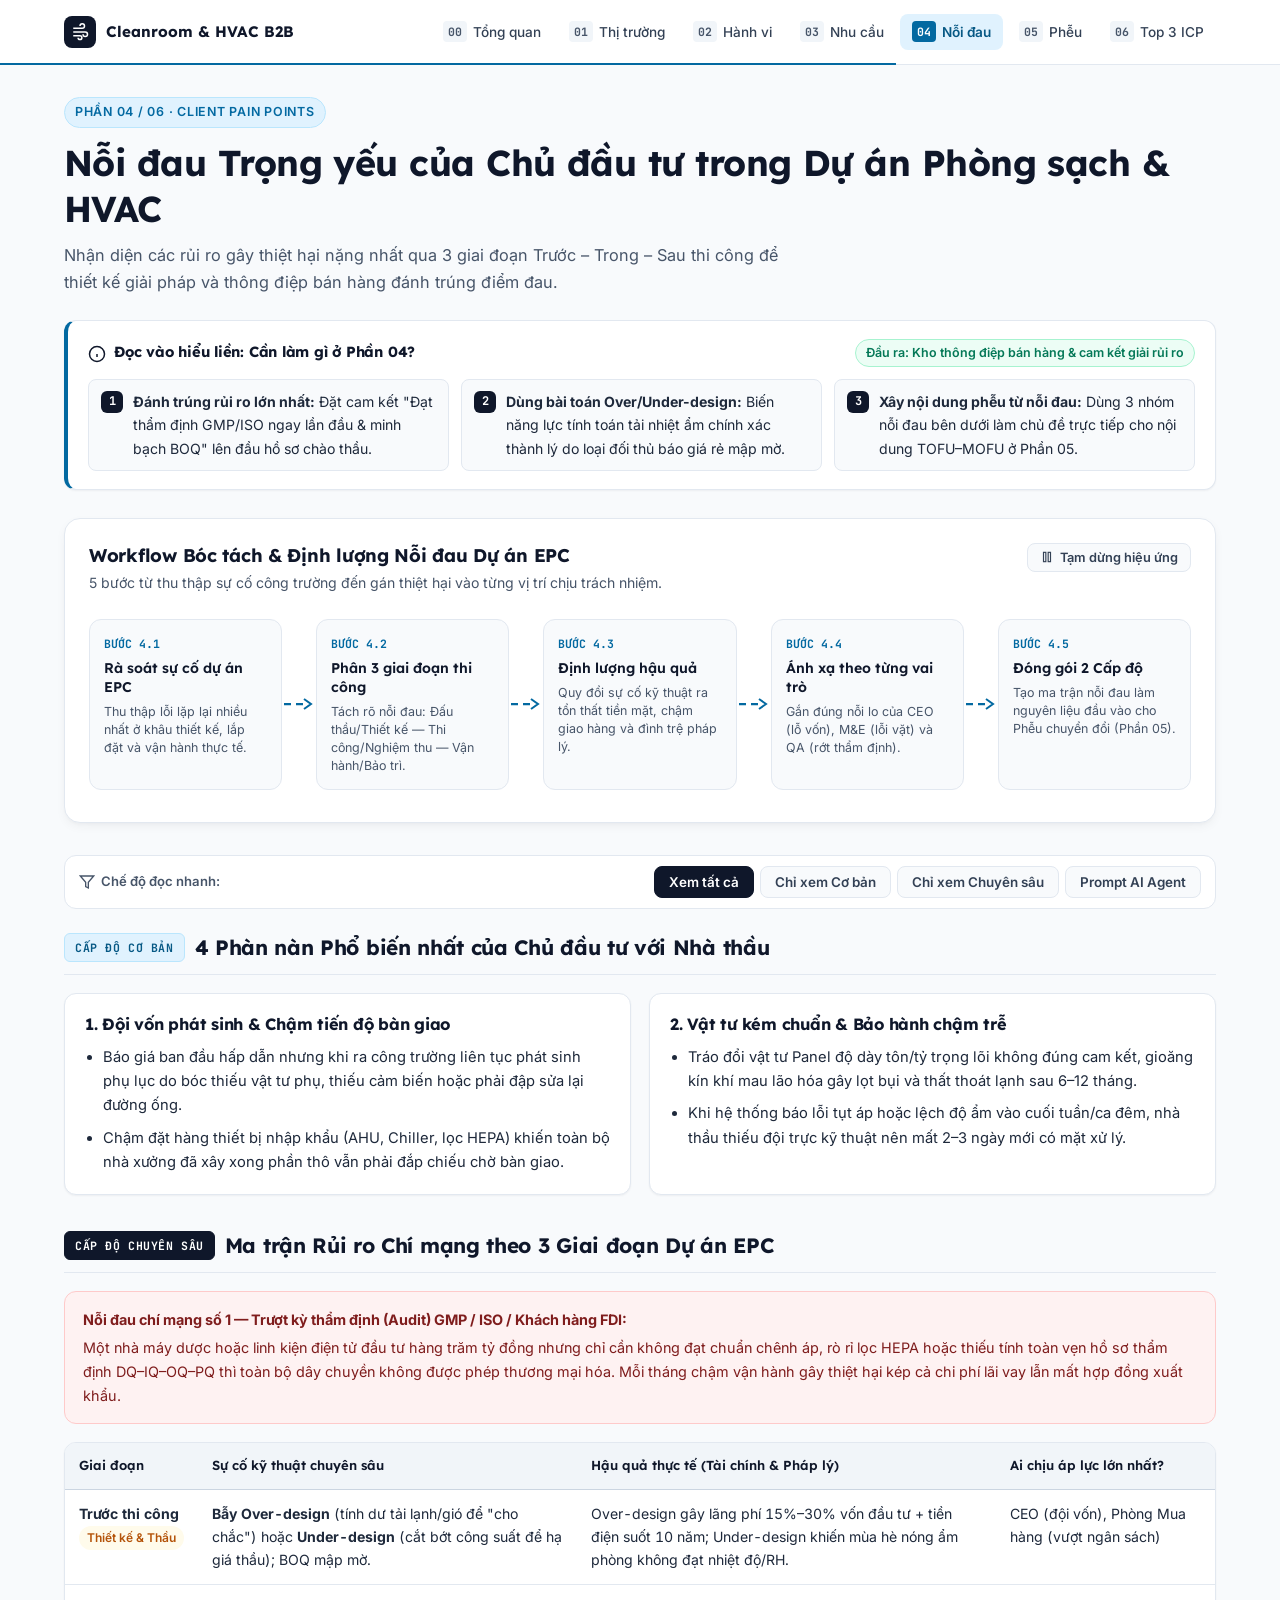
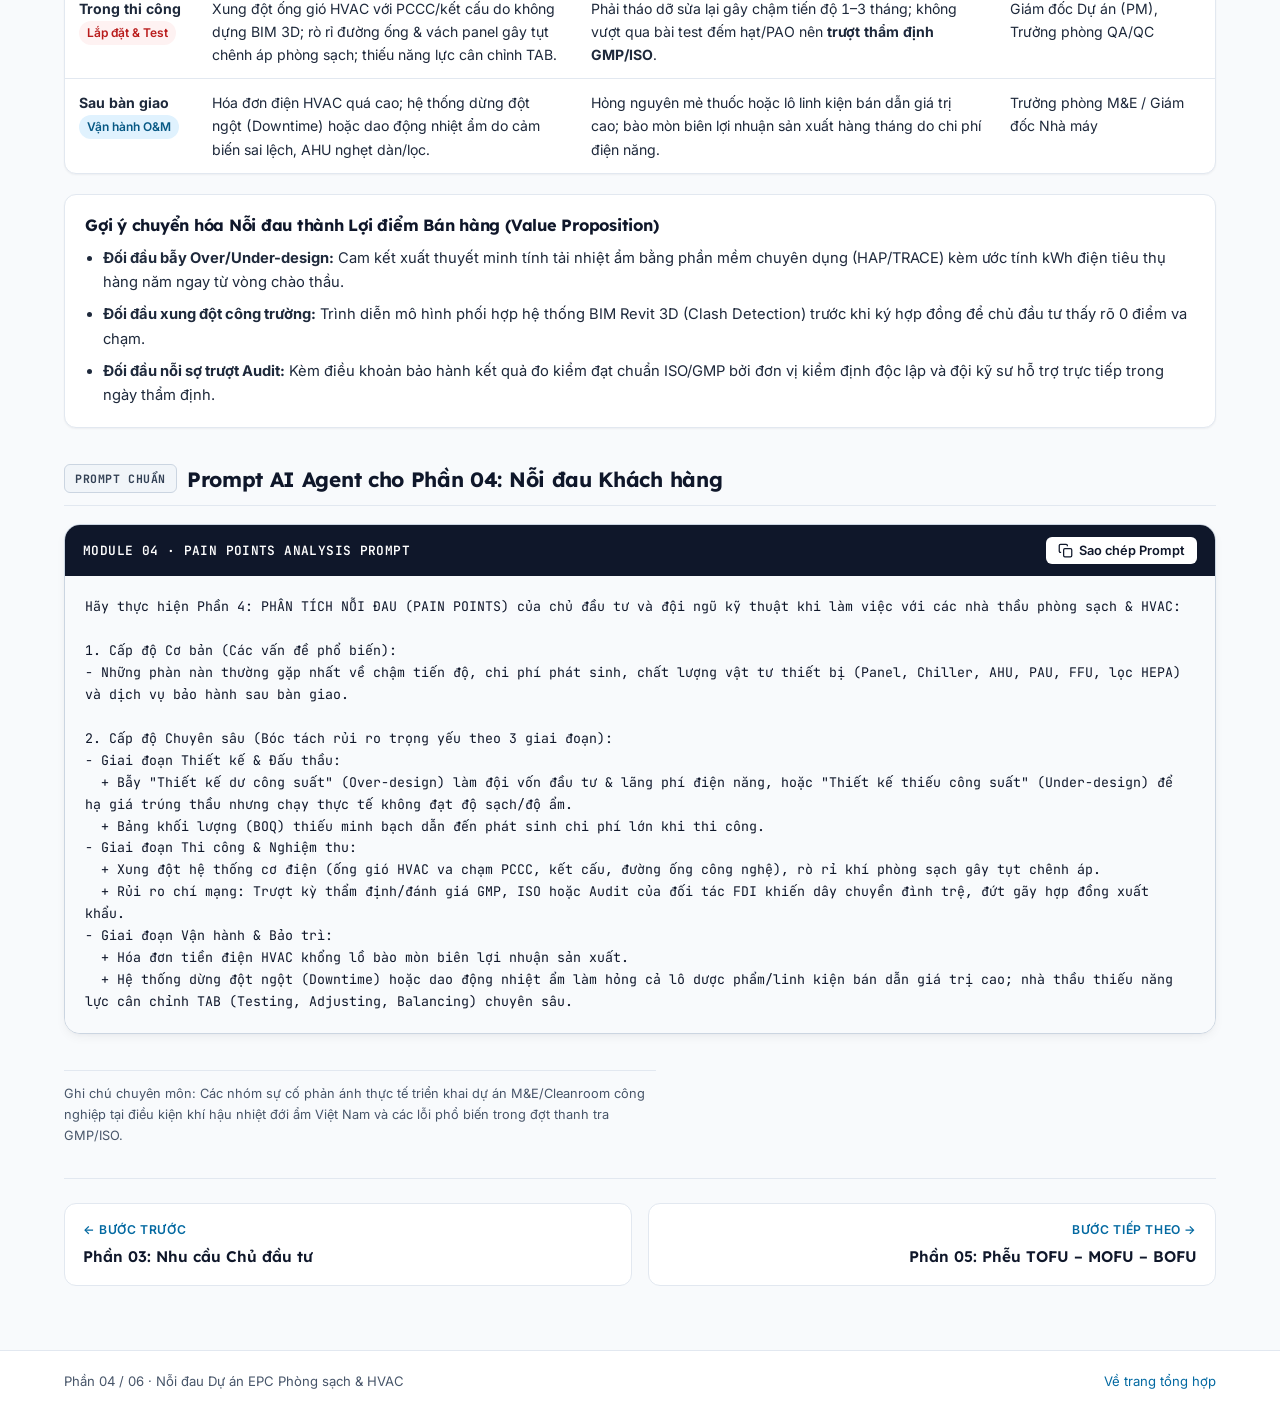
<file: 04-pain-points.html>
<!DOCTYPE html>
<html lang="vi">
<head>
  <meta charset="UTF-8">
  <meta name="viewport" content="width=device-width, initial-scale=1.0">
  <title>Phần 04: Nỗi đau Khách hàng (Pain Points) — Phòng sạch &amp; HVAC</title>
  <link rel="icon" type="image/svg+xml" href="data:image/svg+xml,%3Csvg xmlns='http://www.w3.org/2000/svg' viewBox='0 0 32 32'%3E%3Crect width='32' height='32' rx='8' fill='%230F172A'/%3E%3Cpath d='M6 10h14a3 3 0 1 0-3-3M6 16h18a3 3 0 1 1-3 3M6 22h10a2.5 2.5 0 1 1-2.5 2.5' fill='none' stroke='%23FFFFFF' stroke-width='2.2' stroke-linecap='round'/%3E%3C/svg%3E">
  <link rel="preconnect" href="https://fonts.googleapis.com">
  <link rel="preconnect" href="https://fonts.gstatic.com" crossorigin>
  <link href="https://fonts.googleapis.com/css2?family=Inter:wght@400;500;600;700&family=JetBrains+Mono:wght@500;600;700&family=Lexend:wght@500;600;700&display=swap" rel="stylesheet">
  <link rel="stylesheet" href="assets/styles.css">
</head>
<body>
  <a href="#main-content" class="skip-link">Chuyển tới nội dung chính</a>

  <header class="site-header">
    <div class="container header-inner">
      <a href="index.html" class="brand">
        <span class="brand-mark" aria-hidden="true">
          <svg width="18" height="18" viewBox="0 0 24 24" fill="none" stroke="currentColor" stroke-width="2">
            <path d="M3 7h12a3 3 0 1 0-3-3"/><path d="M3 12h16a3 3 0 1 1-3 3"/><path d="M3 17h9a2.5 2.5 0 1 1-2.5 2.5"/>
          </svg>
        </span>
        <span>Cleanroom &amp; HVAC B2B</span>
      </a>
      <nav class="main-nav" aria-label="Điều hướng 6 phần nghiên cứu">
        <a href="index.html" class="nav-link"><span class="nav-num">00</span>Tổng quan</a>
        <a href="01-market.html" class="nav-link"><span class="nav-num">01</span>Thị trường</a>
        <a href="02-behavior.html" class="nav-link"><span class="nav-num">02</span>Hành vi</a>
        <a href="03-needs.html" class="nav-link"><span class="nav-num">03</span>Nhu cầu</a>
        <a href="04-pain-points.html" class="nav-link" aria-current="page"><span class="nav-num">04</span>Nỗi đau</a>
        <a href="05-funnel.html" class="nav-link"><span class="nav-num">05</span>Phễu</a>
        <a href="06-icp.html" class="nav-link"><span class="nav-num">06</span>Top 3 ICP</a>
      </nav>
    </div>
    <div class="journey-progress" style="width: 70%;" aria-hidden="true"></div>
  </header>

  <main id="main-content" class="main-content">
    <div class="container">
      <section class="page-hero">
        <span class="eyebrow">Phần 04 / 06 · Client Pain Points</span>
        <h1>Nỗi đau Trọng yếu của Chủ đầu tư trong Dự án Phòng sạch &amp; HVAC</h1>
        <p class="hero-lead">Nhận diện các rủi ro gây thiệt hại nặng nhất qua 3 giai đoạn Trước – Trong – Sau thi công để thiết kế giải pháp và thông điệp bán hàng đánh trúng điểm đau.</p>
      </section>

      <!-- Action Strip -->
      <section class="action-strip" aria-labelledby="act-04">
        <div class="action-strip-head">
          <h2 id="act-04" class="action-strip-title">
            <svg width="18" height="18" viewBox="0 0 24 24" fill="none" stroke="currentColor" stroke-width="2" aria-hidden="true"><circle cx="12" cy="12" r="10"/><path d="M12 16v-4"/><path d="M12 8h.01"/></svg>
            Đọc vào hiểu liền: Cần làm gì ở Phần 04?
          </h2>
          <span class="action-output-pill">Đầu ra: Kho thông điệp bán hàng &amp; cam kết giải rủi ro</span>
        </div>
        <ol class="action-steps">
          <li class="action-step-item"><span class="action-step-num">1</span><span><strong>Đánh trúng rủi ro lớn nhất:</strong> Đặt cam kết "Đạt thẩm định GMP/ISO ngay lần đầu &amp; minh bạch BOQ" lên đầu hồ sơ chào thầu.</span></li>
          <li class="action-step-item"><span class="action-step-num">2</span><span><strong>Dùng bài toán Over/Under-design:</strong> Biến năng lực tính toán tải nhiệt ẩm chính xác thành lý do loại đối thủ báo giá rẻ mập mờ.</span></li>
          <li class="action-step-item"><span class="action-step-num">3</span><span><strong>Xây nội dung phễu từ nỗi đau:</strong> Dùng 3 nhóm nỗi đau bên dưới làm chủ đề trực tiếp cho nội dung TOFU–MOFU ở Phần 05.</span></li>
        </ol>
      </section>

      <!-- Mini Animated Workflow -->
      <section class="workflow-panel" aria-labelledby="wf-04">
        <div class="workflow-header">
          <div>
            <h2 id="wf-04">Workflow Bóc tách &amp; Định lượng Nỗi đau Dự án EPC</h2>
            <p class="workflow-subtitle">5 bước từ thu thập sự cố công trường đến gán thiệt hại vào từng vị trí chịu trách nhiệm.</p>
          </div>
          <button type="button" class="motion-toggle" data-toggle-motion aria-pressed="false">
            <svg width="14" height="14" viewBox="0 0 24 24" fill="none" stroke="currentColor" stroke-width="2" aria-hidden="true"><rect x="6" y="4" width="4" height="16"/><rect x="14" y="4" width="4" height="16"/></svg>
            <span data-motion-label>Tạm dừng hiệu ứng</span>
          </button>
        </div>
        <div class="mini-workflow">
          <div class="mini-step">
            <span class="mini-step-num">BƯỚC 4.1</span>
            <span class="mini-step-title">Rà soát sự cố dự án EPC</span>
            <p class="mini-step-desc">Thu thập lỗi lặp lại nhiều nhất ở khâu thiết kế, lắp đặt và vận hành thực tế.</p>
          </div>
          <div class="mini-arrow" aria-hidden="true">
            <svg viewBox="0 0 34 20"><line x1="2" y1="10" x2="26" y2="10" class="workflow-stream"/><polyline points="22 5 29 10 22 15" fill="none" stroke="#0369A1" stroke-width="2"/></svg>
          </div>
          <div class="mini-step">
            <span class="mini-step-num">BƯỚC 4.2</span>
            <span class="mini-step-title">Phân 3 giai đoạn thi công</span>
            <p class="mini-step-desc">Tách rõ nỗi đau: Đấu thầu/Thiết kế — Thi công/Nghiệm thu — Vận hành/Bảo trì.</p>
          </div>
          <div class="mini-arrow" aria-hidden="true">
            <svg viewBox="0 0 34 20"><line x1="2" y1="10" x2="26" y2="10" class="workflow-stream"/><polyline points="22 5 29 10 22 15" fill="none" stroke="#0369A1" stroke-width="2"/></svg>
          </div>
          <div class="mini-step">
            <span class="mini-step-num">BƯỚC 4.3</span>
            <span class="mini-step-title">Định lượng hậu quả</span>
            <p class="mini-step-desc">Quy đổi sự cố kỹ thuật ra tổn thất tiền mặt, chậm giao hàng và đình trệ pháp lý.</p>
          </div>
          <div class="mini-arrow" aria-hidden="true">
            <svg viewBox="0 0 34 20"><line x1="2" y1="10" x2="26" y2="10" class="workflow-stream"/><polyline points="22 5 29 10 22 15" fill="none" stroke="#0369A1" stroke-width="2"/></svg>
          </div>
          <div class="mini-step">
            <span class="mini-step-num">BƯỚC 4.4</span>
            <span class="mini-step-title">Ánh xạ theo từng vai trò</span>
            <p class="mini-step-desc">Gắn đúng nỗi lo của CEO (lỗ vốn), M&amp;E (lỗi vặt) và QA (rớt thẩm định).</p>
          </div>
          <div class="mini-arrow" aria-hidden="true">
            <svg viewBox="0 0 34 20"><line x1="2" y1="10" x2="26" y2="10" class="workflow-stream"/><polyline points="22 5 29 10 22 15" fill="none" stroke="#0369A1" stroke-width="2"/></svg>
          </div>
          <div class="mini-step">
            <span class="mini-step-num">BƯỚC 4.5</span>
            <span class="mini-step-title">Đóng gói 2 Cấp độ</span>
            <p class="mini-step-desc">Tạo ma trận nỗi đau làm nguyên liệu đầu vào cho Phễu chuyển đổi (Phần 05).</p>
          </div>
        </div>
      </section>

      <!-- Filter Bar -->
      <div class="filter-bar" role="region" aria-label="Lọc chế độ xem dữ liệu">
        <span class="filter-label">
          <svg width="16" height="16" viewBox="0 0 24 24" fill="none" stroke="currentColor" stroke-width="2" aria-hidden="true"><polygon points="22 3 2 3 10 12.46 10 19 14 21 14 12.46 22 3"/></svg>
          Chế độ đọc nhanh:
        </span>
        <div class="filter-group">
          <button type="button" class="filter-btn" data-filter-view="all" aria-pressed="true">Xem tất cả</button>
          <button type="button" class="filter-btn" data-filter-view="basic" aria-pressed="false">Chỉ xem Cơ bản</button>
          <button type="button" class="filter-btn" data-filter-view="advanced" aria-pressed="false">Chỉ xem Chuyên sâu</button>
          <button type="button" class="filter-btn" data-filter-view="prompt" aria-pressed="false">Prompt AI Agent</button>
        </div>
      </div>

      <!-- TIER 1: BASIC -->
      <section class="data-section" data-view-panel="basic" aria-labelledby="m4-basic">
        <div class="section-header">
          <div class="section-title-group">
            <span class="tier-badge tier-basic">Cấp độ Cơ bản</span>
            <h2 id="m4-basic">4 Phàn nàn Phổ biến nhất của Chủ đầu tư với Nhà thầu</h2>
          </div>
        </div>

        <div class="card-grid-2">
          <div class="card">
            <h3>1. Đội vốn phát sinh &amp; Chậm tiến độ bàn giao</h3>
            <ul class="card-list">
              <li>Báo giá ban đầu hấp dẫn nhưng khi ra công trường liên tục phát sinh phụ lục do bóc thiếu vật tư phụ, thiếu cảm biến hoặc phải đập sửa lại đường ống.</li>
              <li>Chậm đặt hàng thiết bị nhập khẩu (AHU, Chiller, lọc HEPA) khiến toàn bộ nhà xưởng đã xây xong phần thô vẫn phải đắp chiếu chờ bàn giao.</li>
            </ul>
          </div>
          <div class="card">
            <h3>2. Vật tư kém chuẩn &amp; Bảo hành chậm trễ</h3>
            <ul class="card-list">
              <li>Tráo đổi vật tư Panel độ dày tôn/tỷ trọng lõi không đúng cam kết, gioăng kín khí mau lão hóa gây lọt bụi và thất thoát lạnh sau 6–12 tháng.</li>
              <li>Khi hệ thống báo lỗi tụt áp hoặc lệch độ ẩm vào cuối tuần/ca đêm, nhà thầu thiếu đội trực kỹ thuật nên mất 2–3 ngày mới có mặt xử lý.</li>
            </ul>
          </div>
        </div>
      </section>

      <!-- TIER 2: ADVANCED -->
      <section class="data-section" data-view-panel="advanced" aria-labelledby="m4-adv">
        <div class="section-header">
          <div class="section-title-group">
            <span class="tier-badge tier-advanced">Cấp độ Chuyên sâu</span>
            <h2 id="m4-adv">Ma trận Rủi ro Chí mạng theo 3 Giai đoạn Dự án EPC</h2>
          </div>
        </div>

        <div class="callout callout-danger">
          <strong>Nỗi đau chí mạng số 1 — Trượt kỳ thẩm định (Audit) GMP / ISO / Khách hàng FDI:</strong>
          Một nhà máy dược hoặc linh kiện điện tử đầu tư hàng trăm tỷ đồng nhưng chỉ cần không đạt chuẩn chênh áp, rò rỉ lọc HEPA hoặc thiếu tính toàn vẹn hồ sơ thẩm định DQ–IQ–OQ–PQ thì toàn bộ dây chuyền không được phép thương mại hóa. Mỗi tháng chậm vận hành gây thiệt hại kép cả chi phí lãi vay lẫn mất hợp đồng xuất khẩu.
        </div>

        <div class="table-wrap">
          <table class="data-table">
            <thead>
              <tr>
                <th>Giai đoạn</th>
                <th>Sự cố kỹ thuật chuyên sâu</th>
                <th>Hậu quả thực tế (Tài chính &amp; Pháp lý)</th>
                <th>Ai chịu áp lực lớn nhất?</th>
              </tr>
            </thead>
            <tbody>
              <tr>
                <td><strong>Trước thi công</strong><br><span class="pill pill-warning">Thiết kế &amp; Thầu</span></td>
                <td><strong>Bẫy Over-design</strong> (tính dư tải lạnh/gió để "cho chắc") hoặc <strong>Under-design</strong> (cắt bớt công suất để hạ giá thầu); BOQ mập mờ.</td>
                <td>Over-design gây lãng phí 15%–30% vốn đầu tư + tiền điện suốt 10 năm; Under-design khiến mùa hè nóng ẩm phòng không đạt nhiệt độ/RH.</td>
                <td>CEO (đội vốn), Phòng Mua hàng (vượt ngân sách)</td>
              </tr>
              <tr>
                <td><strong>Trong thi công</strong><br><span class="pill pill-danger">Lắp đặt &amp; Test</span></td>
                <td>Xung đột ống gió HVAC với PCCC/kết cấu do không dựng BIM 3D; rò rỉ đường ống &amp; vách panel gây tụt chênh áp phòng sạch; thiếu năng lực cân chỉnh TAB.</td>
                <td>Phải tháo dỡ sửa lại gây chậm tiến độ 1–3 tháng; không vượt qua bài test đếm hạt/PAO nên <strong>trượt thẩm định GMP/ISO</strong>.</td>
                <td>Giám đốc Dự án (PM), Trưởng phòng QA/QC</td>
              </tr>
              <tr>
                <td><strong>Sau bàn giao</strong><br><span class="pill pill-info">Vận hành O&amp;M</span></td>
                <td>Hóa đơn điện HVAC quá cao; hệ thống dừng đột ngột (Downtime) hoặc dao động nhiệt ẩm do cảm biến sai lệch, AHU nghẹt dàn/lọc.</td>
                <td>Hỏng nguyên mẻ thuốc hoặc lô linh kiện bán dẫn giá trị cao; bào mòn biên lợi nhuận sản xuất hàng tháng do chi phí điện năng.</td>
                <td>Trưởng phòng M&amp;E / Giám đốc Nhà máy</td>
              </tr>
            </tbody>
          </table>
        </div>

        <div class="card">
          <h3>Gợi ý chuyển hóa Nỗi đau thành Lợi điểm Bán hàng (Value Proposition)</h3>
          <ul class="card-list">
            <li><strong>Đối đầu bẫy Over/Under-design:</strong> Cam kết xuất thuyết minh tính tải nhiệt ẩm bằng phần mềm chuyên dụng (HAP/TRACE) kèm ước tính kWh điện tiêu thụ hàng năm ngay từ vòng chào thầu.</li>
            <li><strong>Đối đầu xung đột công trường:</strong> Trình diễn mô hình phối hợp hệ thống BIM Revit 3D (Clash Detection) trước khi ký hợp đồng để chủ đầu tư thấy rõ 0 điểm va chạm.</li>
            <li><strong>Đối đầu nỗi sợ trượt Audit:</strong> Kèm điều khoản bảo hành kết quả đo kiểm đạt chuẩn ISO/GMP bởi đơn vị kiểm định độc lập và đội kỹ sư hỗ trợ trực tiếp trong ngày thẩm định.</li>
          </ul>
        </div>
      </section>

      <!-- PROMPT BOX -->
      <section class="data-section" data-view-panel="prompt" aria-labelledby="p4-prompt">
        <div class="section-header">
          <div class="section-title-group">
            <span class="tier-badge tier-prompt">Prompt Chuẩn</span>
            <h2 id="p4-prompt">Prompt AI Agent cho Phần 04: Nỗi đau Khách hàng</h2>
          </div>
        </div>
        <div class="prompt-card">
          <div class="prompt-bar">
            <span class="prompt-bar-title">MODULE 04 · PAIN POINTS ANALYSIS PROMPT</span>
            <button type="button" class="copy-btn" data-copy-target="prompt-04">
              <svg width="15" height="15" viewBox="0 0 24 24" fill="none" stroke="currentColor" stroke-width="2" aria-hidden="true"><rect x="9" y="9" width="13" height="13" rx="2"/><path d="M5 15H4a2 2 0 0 1-2-2V4a2 2 0 0 1 2-2h9a2 2 0 0 1 2 2v1"/></svg>
              <span>Sao chép Prompt</span>
            </button>
          </div>
          <pre id="prompt-04" class="prompt-code">Hãy thực hiện Phần 4: PHÂN TÍCH NỖI ĐAU (PAIN POINTS) của chủ đầu tư và đội ngũ kỹ thuật khi làm việc với các nhà thầu phòng sạch &amp; HVAC:

1. Cấp độ Cơ bản (Các vấn đề phổ biến):
- Những phàn nàn thường gặp nhất về chậm tiến độ, chi phí phát sinh, chất lượng vật tư thiết bị (Panel, Chiller, AHU, PAU, FFU, lọc HEPA) và dịch vụ bảo hành sau bàn giao.

2. Cấp độ Chuyên sâu (Bóc tách rủi ro trọng yếu theo 3 giai đoạn):
- Giai đoạn Thiết kế &amp; Đấu thầu:
  + Bẫy "Thiết kế dư công suất" (Over-design) làm đội vốn đầu tư &amp; lãng phí điện năng, hoặc "Thiết kế thiếu công suất" (Under-design) để hạ giá trúng thầu nhưng chạy thực tế không đạt độ sạch/độ ẩm.
  + Bảng khối lượng (BOQ) thiếu minh bạch dẫn đến phát sinh chi phí lớn khi thi công.
- Giai đoạn Thi công &amp; Nghiệm thu:
  + Xung đột hệ thống cơ điện (ống gió HVAC va chạm PCCC, kết cấu, đường ống công nghệ), rò rỉ khí phòng sạch gây tụt chênh áp.
  + Rủi ro chí mạng: Trượt kỳ thẩm định/đánh giá GMP, ISO hoặc Audit của đối tác FDI khiến dây chuyền đình trệ, đứt gãy hợp đồng xuất khẩu.
- Giai đoạn Vận hành &amp; Bảo trì:
  + Hóa đơn tiền điện HVAC khổng lồ bào mòn biên lợi nhuận sản xuất.
  + Hệ thống dừng đột ngột (Downtime) hoặc dao động nhiệt ẩm làm hỏng cả lô dược phẩm/linh kiện bán dẫn giá trị cao; nhà thầu thiếu năng lực cân chỉnh TAB (Testing, Adjusting, Balancing) chuyên sâu.</pre>
        </div>
      </section>

      <p class="source-note">Ghi chú chuyên môn: Các nhóm sự cố phản ánh thực tế triển khai dự án M&amp;E/Cleanroom công nghiệp tại điều kiện khí hậu nhiệt đới ẩm Việt Nam và các lỗi phổ biến trong đợt thanh tra GMP/ISO.</p>

      <nav class="page-pager" aria-label="Chuyển bước">
        <a href="03-needs.html" class="pager-link">
          <span class="pager-dir">&larr; Bước trước</span>
          <span class="pager-title">Phần 03: Nhu cầu Chủ đầu tư</span>
        </a>
        <a href="05-funnel.html" class="pager-link next">
          <span class="pager-dir">Bước tiếp theo &rarr;</span>
          <span class="pager-title">Phần 05: Phễu TOFU – MOFU – BOFU</span>
        </a>
      </nav>
    </div>
  </main>

  <footer class="site-footer">
    <div class="container footer-inner">
      <span>Phần 04 / 06 · Nỗi đau Dự án EPC Phòng sạch &amp; HVAC</span>
      <a href="index.html">Về trang tổng hợp</a>
    </div>
  </footer>
  <script src="assets/app.js"></script>
</body>
</html>
</file>
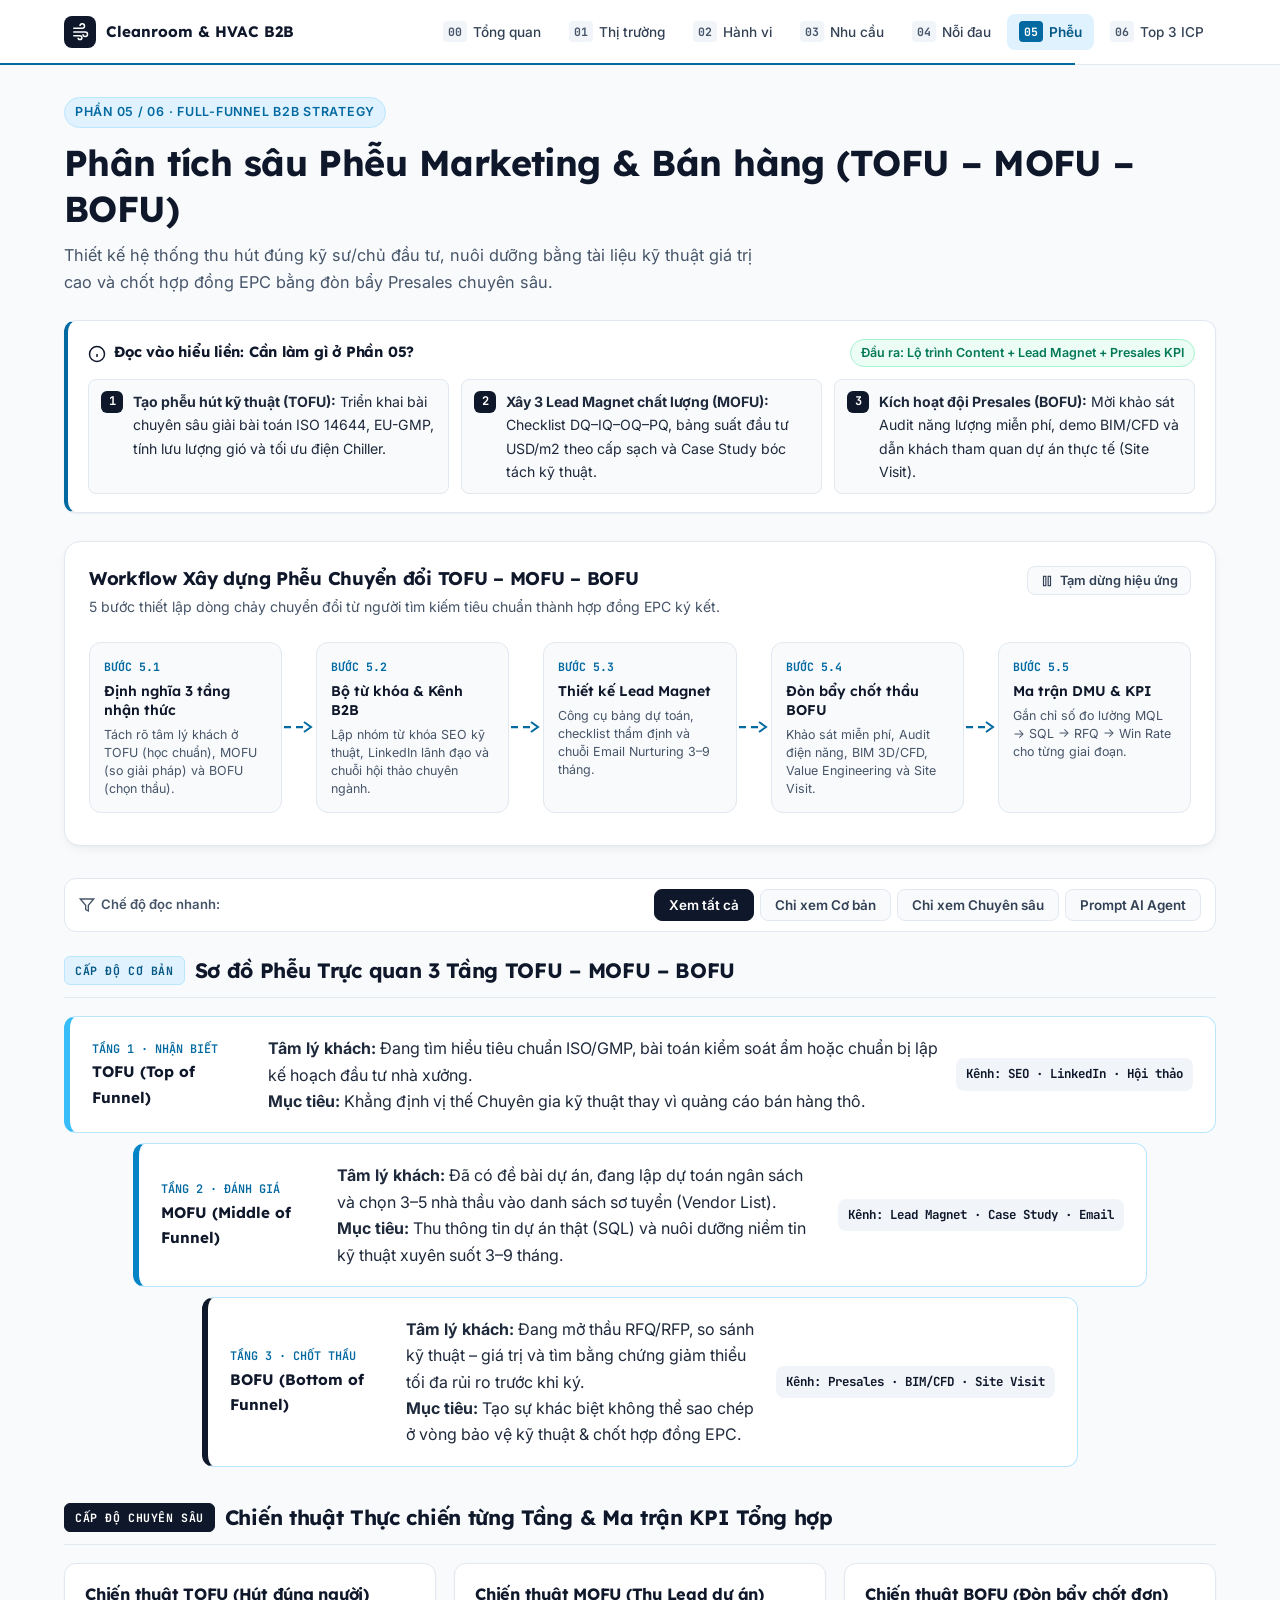
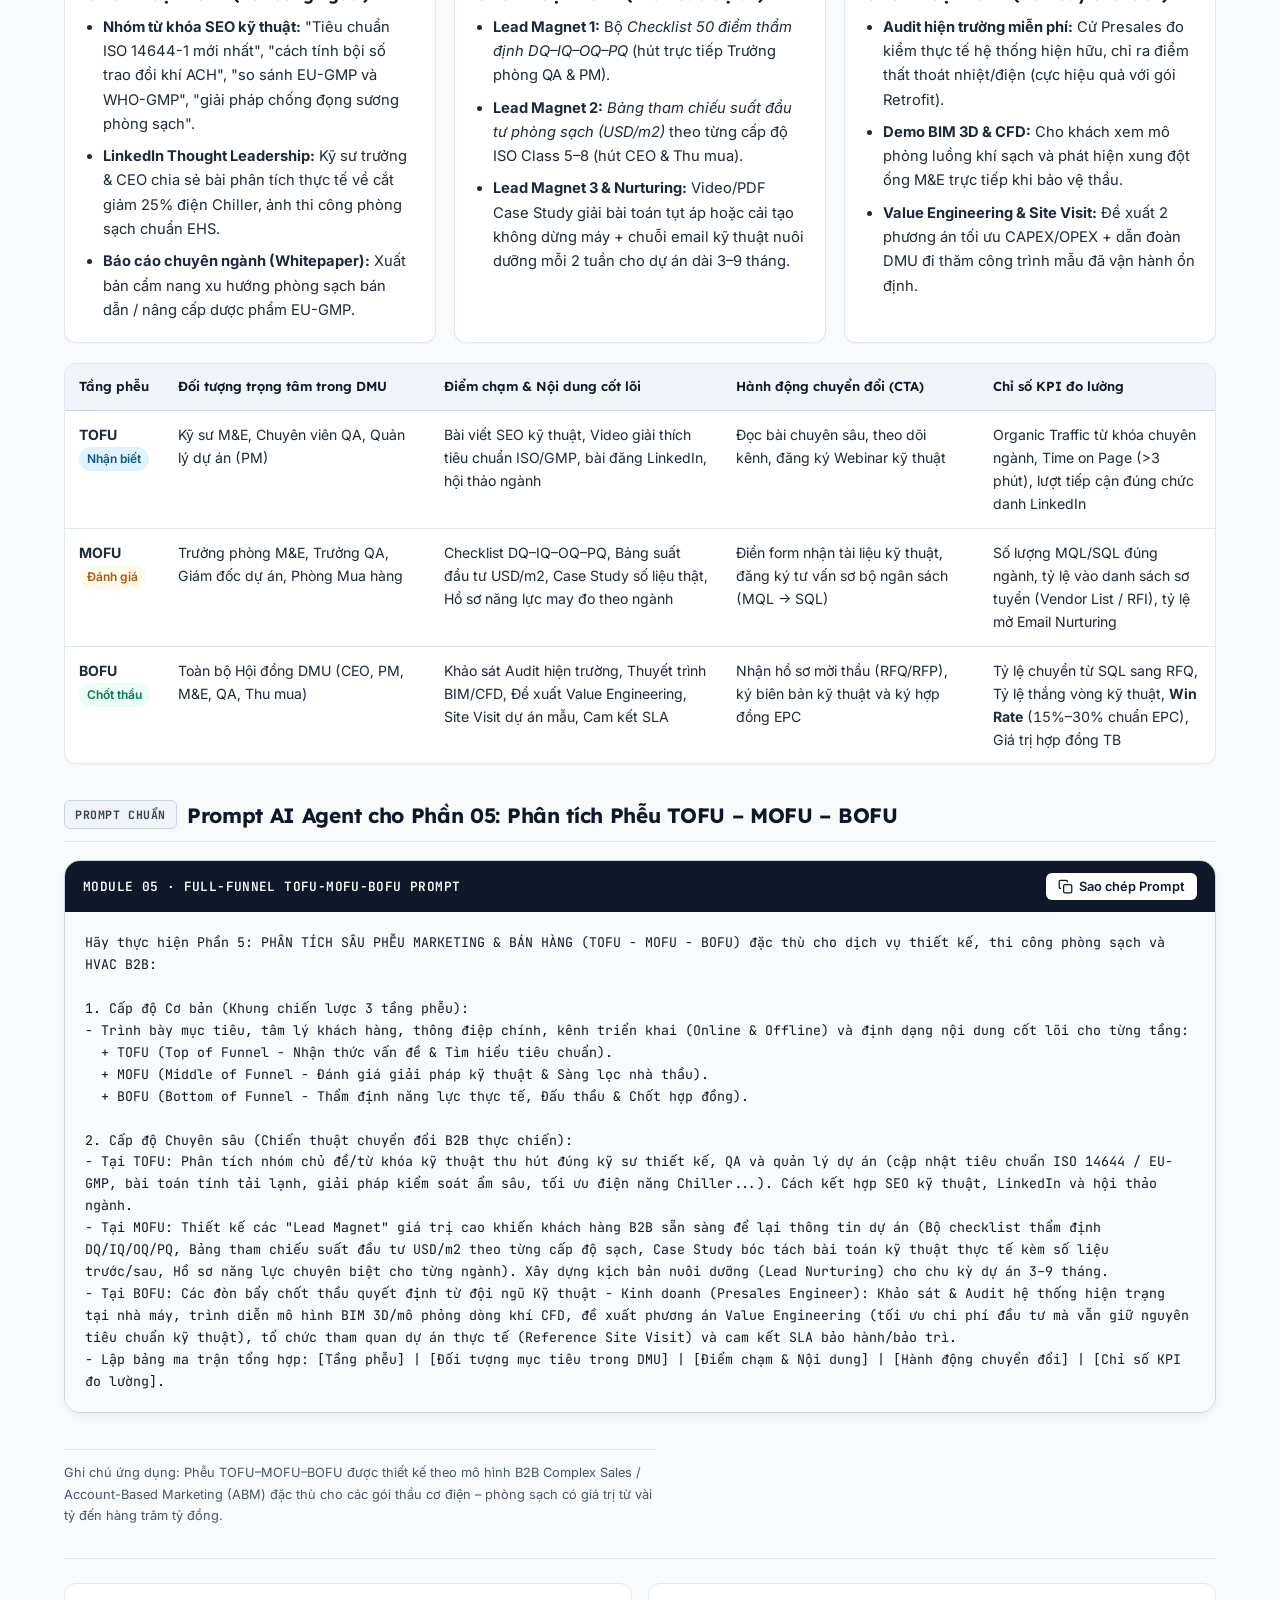
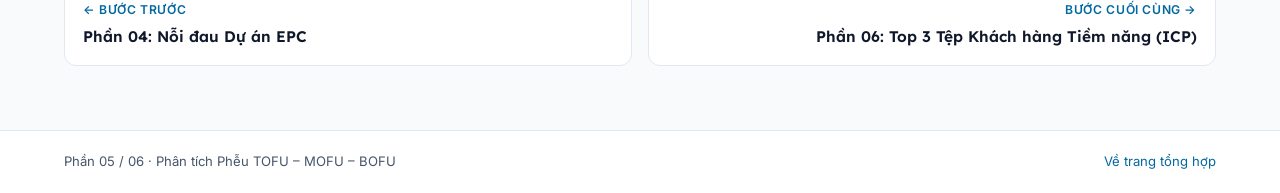
<file: 05-funnel.html>
<!DOCTYPE html>
<html lang="vi">
<head>
  <meta charset="UTF-8">
  <meta name="viewport" content="width=device-width, initial-scale=1.0">
  <title>Phần 05: Phân tích sâu Phễu TOFU – MOFU – BOFU — Phòng sạch &amp; HVAC</title>
  <link rel="icon" type="image/svg+xml" href="data:image/svg+xml,%3Csvg xmlns='http://www.w3.org/2000/svg' viewBox='0 0 32 32'%3E%3Crect width='32' height='32' rx='8' fill='%230F172A'/%3E%3Cpath d='M6 10h14a3 3 0 1 0-3-3M6 16h18a3 3 0 1 1-3 3M6 22h10a2.5 2.5 0 1 1-2.5 2.5' fill='none' stroke='%23FFFFFF' stroke-width='2.2' stroke-linecap='round'/%3E%3C/svg%3E">
  <link rel="preconnect" href="https://fonts.googleapis.com">
  <link rel="preconnect" href="https://fonts.gstatic.com" crossorigin>
  <link href="https://fonts.googleapis.com/css2?family=Inter:wght@400;500;600;700&family=JetBrains+Mono:wght@500;600;700&family=Lexend:wght@500;600;700&display=swap" rel="stylesheet">
  <link rel="stylesheet" href="assets/styles.css">
</head>
<body>
  <a href="#main-content" class="skip-link">Chuyển tới nội dung chính</a>

  <header class="site-header">
    <div class="container header-inner">
      <a href="index.html" class="brand">
        <span class="brand-mark" aria-hidden="true">
          <svg width="18" height="18" viewBox="0 0 24 24" fill="none" stroke="currentColor" stroke-width="2">
            <path d="M3 7h12a3 3 0 1 0-3-3"/><path d="M3 12h16a3 3 0 1 1-3 3"/><path d="M3 17h9a2.5 2.5 0 1 1-2.5 2.5"/>
          </svg>
        </span>
        <span>Cleanroom &amp; HVAC B2B</span>
      </a>
      <nav class="main-nav" aria-label="Điều hướng 6 phần nghiên cứu">
        <a href="index.html" class="nav-link"><span class="nav-num">00</span>Tổng quan</a>
        <a href="01-market.html" class="nav-link"><span class="nav-num">01</span>Thị trường</a>
        <a href="02-behavior.html" class="nav-link"><span class="nav-num">02</span>Hành vi</a>
        <a href="03-needs.html" class="nav-link"><span class="nav-num">03</span>Nhu cầu</a>
        <a href="04-pain-points.html" class="nav-link"><span class="nav-num">04</span>Nỗi đau</a>
        <a href="05-funnel.html" class="nav-link" aria-current="page"><span class="nav-num">05</span>Phễu</a>
        <a href="06-icp.html" class="nav-link"><span class="nav-num">06</span>Top 3 ICP</a>
      </nav>
    </div>
    <div class="journey-progress" style="width: 84%;" aria-hidden="true"></div>
  </header>

  <main id="main-content" class="main-content">
    <div class="container">
      <section class="page-hero">
        <span class="eyebrow">Phần 05 / 06 · Full-Funnel B2B Strategy</span>
        <h1>Phân tích sâu Phễu Marketing &amp; Bán hàng (TOFU – MOFU – BOFU)</h1>
        <p class="hero-lead">Thiết kế hệ thống thu hút đúng kỹ sư/chủ đầu tư, nuôi dưỡng bằng tài liệu kỹ thuật giá trị cao và chốt hợp đồng EPC bằng đòn bẩy Presales chuyên sâu.</p>
      </section>

      <!-- Action Strip -->
      <section class="action-strip" aria-labelledby="act-05">
        <div class="action-strip-head">
          <h2 id="act-05" class="action-strip-title">
            <svg width="18" height="18" viewBox="0 0 24 24" fill="none" stroke="currentColor" stroke-width="2" aria-hidden="true"><circle cx="12" cy="12" r="10"/><path d="M12 16v-4"/><path d="M12 8h.01"/></svg>
            Đọc vào hiểu liền: Cần làm gì ở Phần 05?
          </h2>
          <span class="action-output-pill">Đầu ra: Lộ trình Content + Lead Magnet + Presales KPI</span>
        </div>
        <ol class="action-steps">
          <li class="action-step-item"><span class="action-step-num">1</span><span><strong>Tạo phễu hút kỹ thuật (TOFU):</strong> Triển khai bài chuyên sâu giải bài toán ISO 14644, EU-GMP, tính lưu lượng gió và tối ưu điện Chiller.</span></li>
          <li class="action-step-item"><span class="action-step-num">2</span><span><strong>Xây 3 Lead Magnet chất lượng (MOFU):</strong> Checklist DQ–IQ–OQ–PQ, bảng suất đầu tư USD/m2 theo cấp sạch và Case Study bóc tách kỹ thuật.</span></li>
          <li class="action-step-item"><span class="action-step-num">3</span><span><strong>Kích hoạt đội Presales (BOFU):</strong> Mời khảo sát Audit năng lượng miễn phí, demo BIM/CFD và dẫn khách tham quan dự án thực tế (Site Visit).</span></li>
        </ol>
      </section>

      <!-- Mini Animated Workflow -->
      <section class="workflow-panel" aria-labelledby="wf-05">
        <div class="workflow-header">
          <div>
            <h2 id="wf-05">Workflow Xây dựng Phễu Chuyển đổi TOFU – MOFU – BOFU</h2>
            <p class="workflow-subtitle">5 bước thiết lập dòng chảy chuyển đổi từ người tìm kiếm tiêu chuẩn thành hợp đồng EPC ký kết.</p>
          </div>
          <button type="button" class="motion-toggle" data-toggle-motion aria-pressed="false">
            <svg width="14" height="14" viewBox="0 0 24 24" fill="none" stroke="currentColor" stroke-width="2" aria-hidden="true"><rect x="6" y="4" width="4" height="16"/><rect x="14" y="4" width="4" height="16"/></svg>
            <span data-motion-label>Tạm dừng hiệu ứng</span>
          </button>
        </div>
        <div class="mini-workflow">
          <div class="mini-step">
            <span class="mini-step-num">BƯỚC 5.1</span>
            <span class="mini-step-title">Định nghĩa 3 tầng nhận thức</span>
            <p class="mini-step-desc">Tách rõ tâm lý khách ở TOFU (học chuẩn), MOFU (so giải pháp) và BOFU (chọn thầu).</p>
          </div>
          <div class="mini-arrow" aria-hidden="true">
            <svg viewBox="0 0 34 20"><line x1="2" y1="10" x2="26" y2="10" class="workflow-stream"/><polyline points="22 5 29 10 22 15" fill="none" stroke="#0369A1" stroke-width="2"/></svg>
          </div>
          <div class="mini-step">
            <span class="mini-step-num">BƯỚC 5.2</span>
            <span class="mini-step-title">Bộ từ khóa &amp; Kênh B2B</span>
            <p class="mini-step-desc">Lập nhóm từ khóa SEO kỹ thuật, LinkedIn lãnh đạo và chuỗi hội thảo chuyên ngành.</p>
          </div>
          <div class="mini-arrow" aria-hidden="true">
            <svg viewBox="0 0 34 20"><line x1="2" y1="10" x2="26" y2="10" class="workflow-stream"/><polyline points="22 5 29 10 22 15" fill="none" stroke="#0369A1" stroke-width="2"/></svg>
          </div>
          <div class="mini-step">
            <span class="mini-step-num">BƯỚC 5.3</span>
            <span class="mini-step-title">Thiết kế Lead Magnet</span>
            <p class="mini-step-desc">Công cụ bảng dự toán, checklist thẩm định và chuỗi Email Nurturing 3–9 tháng.</p>
          </div>
          <div class="mini-arrow" aria-hidden="true">
            <svg viewBox="0 0 34 20"><line x1="2" y1="10" x2="26" y2="10" class="workflow-stream"/><polyline points="22 5 29 10 22 15" fill="none" stroke="#0369A1" stroke-width="2"/></svg>
          </div>
          <div class="mini-step">
            <span class="mini-step-num">BƯỚC 5.4</span>
            <span class="mini-step-title">Đòn bẩy chốt thầu BOFU</span>
            <p class="mini-step-desc">Khảo sát miễn phí, Audit điện năng, BIM 3D/CFD, Value Engineering và Site Visit.</p>
          </div>
          <div class="mini-arrow" aria-hidden="true">
            <svg viewBox="0 0 34 20"><line x1="2" y1="10" x2="26" y2="10" class="workflow-stream"/><polyline points="22 5 29 10 22 15" fill="none" stroke="#0369A1" stroke-width="2"/></svg>
          </div>
          <div class="mini-step">
            <span class="mini-step-num">BƯỚC 5.5</span>
            <span class="mini-step-title">Ma trận DMU &amp; KPI</span>
            <p class="mini-step-desc">Gắn chỉ số đo lường MQL &rarr; SQL &rarr; RFQ &rarr; Win Rate cho từng giai đoạn.</p>
          </div>
        </div>
      </section>

      <!-- Filter Bar -->
      <div class="filter-bar" role="region" aria-label="Lọc chế độ xem dữ liệu">
        <span class="filter-label">
          <svg width="16" height="16" viewBox="0 0 24 24" fill="none" stroke="currentColor" stroke-width="2" aria-hidden="true"><polygon points="22 3 2 3 10 12.46 10 19 14 21 14 12.46 22 3"/></svg>
          Chế độ đọc nhanh:
        </span>
        <div class="filter-group">
          <button type="button" class="filter-btn" data-filter-view="all" aria-pressed="true">Xem tất cả</button>
          <button type="button" class="filter-btn" data-filter-view="basic" aria-pressed="false">Chỉ xem Cơ bản</button>
          <button type="button" class="filter-btn" data-filter-view="advanced" aria-pressed="false">Chỉ xem Chuyên sâu</button>
          <button type="button" class="filter-btn" data-filter-view="prompt" aria-pressed="false">Prompt AI Agent</button>
        </div>
      </div>

      <!-- TIER 1: BASIC -->
      <section class="data-section" data-view-panel="basic" aria-labelledby="m5-basic">
        <div class="section-header">
          <div class="section-title-group">
            <span class="tier-badge tier-basic">Cấp độ Cơ bản</span>
            <h2 id="m5-basic">Sơ đồ Phễu Trực quan 3 Tầng TOFU – MOFU – BOFU</h2>
          </div>
        </div>

        <div class="funnel-visual" role="list" aria-label="3 tầng phễu chuyển đổi B2B">
          <div class="funnel-stage funnel-tofu" role="listitem">
            <div class="funnel-tag">
              <span>TẦNG 1 · NHẬN BIẾT</span>
              TOFU (Top of Funnel)
            </div>
            <div>
              <strong>Tâm lý khách:</strong> Đang tìm hiểu tiêu chuẩn ISO/GMP, bài toán kiểm soát ẩm hoặc chuẩn bị lập kế hoạch đầu tư nhà xưởng.<br>
              <strong>Mục tiêu:</strong> Khẳng định vị thế Chuyên gia kỹ thuật thay vì quảng cáo bán hàng thô.
            </div>
            <div class="funnel-metric">Kênh: SEO · LinkedIn · Hội thảo</div>
          </div>

          <div class="funnel-stage funnel-mofu" role="listitem">
            <div class="funnel-tag">
              <span>TẦNG 2 · ĐÁNH GIÁ</span>
              MOFU (Middle of Funnel)
            </div>
            <div>
              <strong>Tâm lý khách:</strong> Đã có đề bài dự án, đang lập dự toán ngân sách và chọn 3–5 nhà thầu vào danh sách sơ tuyển (Vendor List).<br>
              <strong>Mục tiêu:</strong> Thu thông tin dự án thật (SQL) và nuôi dưỡng niềm tin kỹ thuật xuyên suốt 3–9 tháng.
            </div>
            <div class="funnel-metric">Kênh: Lead Magnet · Case Study · Email</div>
          </div>

          <div class="funnel-stage funnel-bofu" role="listitem">
            <div class="funnel-tag">
              <span>TẦNG 3 · CHỐT THẦU</span>
              BOFU (Bottom of Funnel)
            </div>
            <div>
              <strong>Tâm lý khách:</strong> Đang mở thầu RFQ/RFP, so sánh kỹ thuật – giá trị và tìm bằng chứng giảm thiểu tối đa rủi ro trước khi ký.<br>
              <strong>Mục tiêu:</strong> Tạo sự khác biệt không thể sao chép ở vòng bảo vệ kỹ thuật &amp; chốt hợp đồng EPC.
            </div>
            <div class="funnel-metric">Kênh: Presales · BIM/CFD · Site Visit</div>
          </div>
        </div>
      </section>

      <!-- TIER 2: ADVANCED -->
      <section class="data-section" data-view-panel="advanced" aria-labelledby="m5-adv">
        <div class="section-header">
          <div class="section-title-group">
            <span class="tier-badge tier-advanced">Cấp độ Chuyên sâu</span>
            <h2 id="m5-adv">Chiến thuật Thực chiến từng Tầng &amp; Ma trận KPI Tổng hợp</h2>
          </div>
        </div>

        <div class="card-grid-3">
          <div class="card">
            <h3>Chiến thuật TOFU (Hút đúng người)</h3>
            <ul class="card-list">
              <li><strong>Nhóm từ khóa SEO kỹ thuật:</strong> "Tiêu chuẩn ISO 14644-1 mới nhất", "cách tính bội số trao đổi khí ACH", "so sánh EU-GMP và WHO-GMP", "giải pháp chống đọng sương phòng sạch".</li>
              <li><strong>LinkedIn Thought Leadership:</strong> Kỹ sư trưởng &amp; CEO chia sẻ bài phân tích thực tế về cắt giảm 25% điện Chiller, ảnh thi công phòng sạch chuẩn EHS.</li>
              <li><strong>Báo cáo chuyên ngành (Whitepaper):</strong> Xuất bản cẩm nang xu hướng phòng sạch bán dẫn / nâng cấp dược phẩm EU-GMP.</li>
            </ul>
          </div>
          <div class="card">
            <h3>Chiến thuật MOFU (Thu Lead dự án)</h3>
            <ul class="card-list">
              <li><strong>Lead Magnet 1:</strong> Bộ <em>Checklist 50 điểm thẩm định DQ–IQ–OQ–PQ</em> (hút trực tiếp Trưởng phòng QA &amp; PM).</li>
              <li><strong>Lead Magnet 2:</strong> <em>Bảng tham chiếu suất đầu tư phòng sạch (USD/m2)</em> theo từng cấp độ ISO Class 5–8 (hút CEO &amp; Thu mua).</li>
              <li><strong>Lead Magnet 3 &amp; Nurturing:</strong> Video/PDF Case Study giải bài toán tụt áp hoặc cải tạo không dừng máy + chuỗi email kỹ thuật nuôi dưỡng mỗi 2 tuần cho dự án dài 3–9 tháng.</li>
            </ul>
          </div>
          <div class="card">
            <h3>Chiến thuật BOFU (Đòn bẩy chốt đơn)</h3>
            <ul class="card-list">
              <li><strong>Audit hiện trường miễn phí:</strong> Cử Presales đo kiểm thực tế hệ thống hiện hữu, chỉ ra điểm thất thoát nhiệt/điện (cực hiệu quả với gói Retrofit).</li>
              <li><strong>Demo BIM 3D &amp; CFD:</strong> Cho khách xem mô phỏng luồng khí sạch và phát hiện xung đột ống M&amp;E trực tiếp khi bảo vệ thầu.</li>
              <li><strong>Value Engineering &amp; Site Visit:</strong> Đề xuất 2 phương án tối ưu CAPEX/OPEX + dẫn đoàn DMU đi thăm công trình mẫu đã vận hành ổn định.</li>
            </ul>
          </div>
        </div>

        <div class="table-wrap">
          <table class="data-table">
            <thead>
              <tr>
                <th>Tầng phễu</th>
                <th>Đối tượng trọng tâm trong DMU</th>
                <th>Điểm chạm &amp; Nội dung cốt lõi</th>
                <th>Hành động chuyển đổi (CTA)</th>
                <th>Chỉ số KPI đo lường</th>
              </tr>
            </thead>
            <tbody>
              <tr>
                <td><strong>TOFU</strong><br><span class="pill pill-info">Nhận biết</span></td>
                <td>Kỹ sư M&amp;E, Chuyên viên QA, Quản lý dự án (PM)</td>
                <td>Bài viết SEO kỹ thuật, Video giải thích tiêu chuẩn ISO/GMP, bài đăng LinkedIn, hội thảo ngành</td>
                <td>Đọc bài chuyên sâu, theo dõi kênh, đăng ký Webinar kỹ thuật</td>
                <td>Organic Traffic từ khóa chuyên ngành, Time on Page (&gt;3 phút), lượt tiếp cận đúng chức danh LinkedIn</td>
              </tr>
              <tr>
                <td><strong>MOFU</strong><br><span class="pill pill-warning">Đánh giá</span></td>
                <td>Trưởng phòng M&amp;E, Trưởng QA, Giám đốc dự án, Phòng Mua hàng</td>
                <td>Checklist DQ–IQ–OQ–PQ, Bảng suất đầu tư USD/m2, Case Study số liệu thật, Hồ sơ năng lực may đo theo ngành</td>
                <td>Điền form nhận tài liệu kỹ thuật, đăng ký tư vấn sơ bộ ngân sách (MQL &rarr; SQL)</td>
                <td>Số lượng MQL/SQL đúng ngành, tỷ lệ vào danh sách sơ tuyển (Vendor List / RFI), tỷ lệ mở Email Nurturing</td>
              </tr>
              <tr>
                <td><strong>BOFU</strong><br><span class="pill pill-success">Chốt thầu</span></td>
                <td>Toàn bộ Hội đồng DMU (CEO, PM, M&amp;E, QA, Thu mua)</td>
                <td>Khảo sát Audit hiện trường, Thuyết trình BIM/CFD, Đề xuất Value Engineering, Site Visit dự án mẫu, Cam kết SLA</td>
                <td>Nhận hồ sơ mời thầu (RFQ/RFP), ký biên bản kỹ thuật và ký hợp đồng EPC</td>
                <td>Tỷ lệ chuyển từ SQL sang RFQ, Tỷ lệ thắng vòng kỹ thuật, <strong>Win Rate</strong> (15%–30% chuẩn EPC), Giá trị hợp đồng TB</td>
              </tr>
            </tbody>
          </table>
        </div>
      </section>

      <!-- PROMPT BOX -->
      <section class="data-section" data-view-panel="prompt" aria-labelledby="p5-prompt">
        <div class="section-header">
          <div class="section-title-group">
            <span class="tier-badge tier-prompt">Prompt Chuẩn</span>
            <h2 id="p5-prompt">Prompt AI Agent cho Phần 05: Phân tích Phễu TOFU – MOFU – BOFU</h2>
          </div>
        </div>
        <div class="prompt-card">
          <div class="prompt-bar">
            <span class="prompt-bar-title">MODULE 05 · FULL-FUNNEL TOFU-MOFU-BOFU PROMPT</span>
            <button type="button" class="copy-btn" data-copy-target="prompt-05">
              <svg width="15" height="15" viewBox="0 0 24 24" fill="none" stroke="currentColor" stroke-width="2" aria-hidden="true"><rect x="9" y="9" width="13" height="13" rx="2"/><path d="M5 15H4a2 2 0 0 1-2-2V4a2 2 0 0 1 2-2h9a2 2 0 0 1 2 2v1"/></svg>
              <span>Sao chép Prompt</span>
            </button>
          </div>
          <pre id="prompt-05" class="prompt-code">Hãy thực hiện Phần 5: PHÂN TÍCH SÂU PHỄU MARKETING &amp; BÁN HÀNG (TOFU - MOFU - BOFU) đặc thù cho dịch vụ thiết kế, thi công phòng sạch và HVAC B2B:

1. Cấp độ Cơ bản (Khung chiến lược 3 tầng phễu):
- Trình bày mục tiêu, tâm lý khách hàng, thông điệp chính, kênh triển khai (Online &amp; Offline) và định dạng nội dung cốt lõi cho từng tầng:
  + TOFU (Top of Funnel - Nhận thức vấn đề &amp; Tìm hiểu tiêu chuẩn).
  + MOFU (Middle of Funnel - Đánh giá giải pháp kỹ thuật &amp; Sàng lọc nhà thầu).
  + BOFU (Bottom of Funnel - Thẩm định năng lực thực tế, Đấu thầu &amp; Chốt hợp đồng).

2. Cấp độ Chuyên sâu (Chiến thuật chuyển đổi B2B thực chiến):
- Tại TOFU: Phân tích nhóm chủ đề/từ khóa kỹ thuật thu hút đúng kỹ sư thiết kế, QA và quản lý dự án (cập nhật tiêu chuẩn ISO 14644 / EU-GMP, bài toán tính tải lạnh, giải pháp kiểm soát ẩm sâu, tối ưu điện năng Chiller...). Cách kết hợp SEO kỹ thuật, LinkedIn và hội thảo ngành.
- Tại MOFU: Thiết kế các "Lead Magnet" giá trị cao khiến khách hàng B2B sẵn sàng để lại thông tin dự án (Bộ checklist thẩm định DQ/IQ/OQ/PQ, Bảng tham chiếu suất đầu tư USD/m2 theo từng cấp độ sạch, Case Study bóc tách bài toán kỹ thuật thực tế kèm số liệu trước/sau, Hồ sơ năng lực chuyên biệt cho từng ngành). Xây dựng kịch bản nuôi dưỡng (Lead Nurturing) cho chu kỳ dự án 3–9 tháng.
- Tại BOFU: Các đòn bẩy chốt thầu quyết định từ đội ngũ Kỹ thuật - Kinh doanh (Presales Engineer): Khảo sát &amp; Audit hệ thống hiện trạng tại nhà máy, trình diễn mô hình BIM 3D/mô phỏng dòng khí CFD, đề xuất phương án Value Engineering (tối ưu chi phí đầu tư mà vẫn giữ nguyên tiêu chuẩn kỹ thuật), tổ chức tham quan dự án thực tế (Reference Site Visit) và cam kết SLA bảo hành/bảo trì.
- Lập bảng ma trận tổng hợp: [Tầng phễu] | [Đối tượng mục tiêu trong DMU] | [Điểm chạm &amp; Nội dung] | [Hành động chuyển đổi] | [Chỉ số KPI đo lường].</pre>
        </div>
      </section>

      <p class="source-note">Ghi chú ứng dụng: Phễu TOFU–MOFU–BOFU được thiết kế theo mô hình B2B Complex Sales / Account-Based Marketing (ABM) đặc thù cho các gói thầu cơ điện – phòng sạch có giá trị từ vài tỷ đến hàng trăm tỷ đồng.</p>

      <nav class="page-pager" aria-label="Chuyển bước">
        <a href="04-pain-points.html" class="pager-link">
          <span class="pager-dir">&larr; Bước trước</span>
          <span class="pager-title">Phần 04: Nỗi đau Dự án EPC</span>
        </a>
        <a href="06-icp.html" class="pager-link next">
          <span class="pager-dir">Bước cuối cùng &rarr;</span>
          <span class="pager-title">Phần 06: Top 3 Tệp Khách hàng Tiềm năng (ICP)</span>
        </a>
      </nav>
    </div>
  </main>

  <footer class="site-footer">
    <div class="container footer-inner">
      <span>Phần 05 / 06 · Phân tích Phễu TOFU – MOFU – BOFU</span>
      <a href="index.html">Về trang tổng hợp</a>
    </div>
  </footer>
  <script src="assets/app.js"></script>
</body>
</html>
</file>
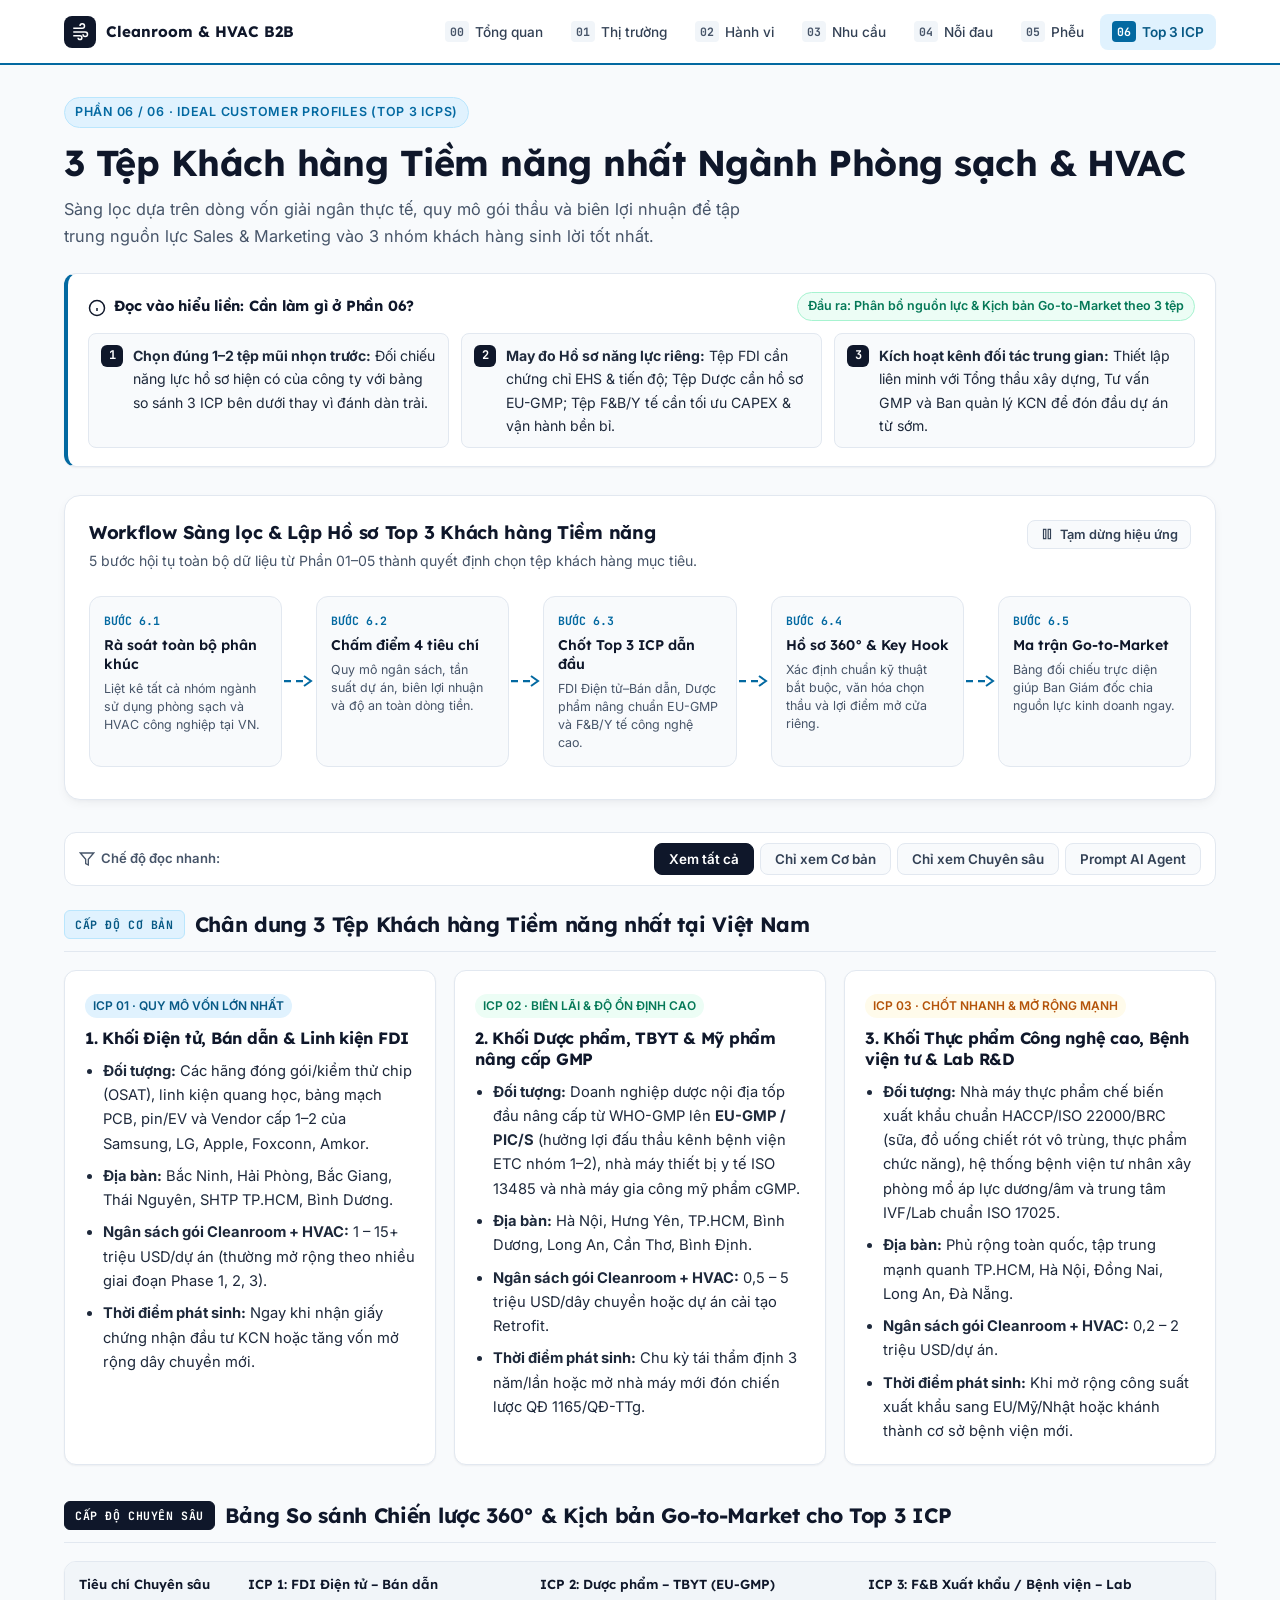
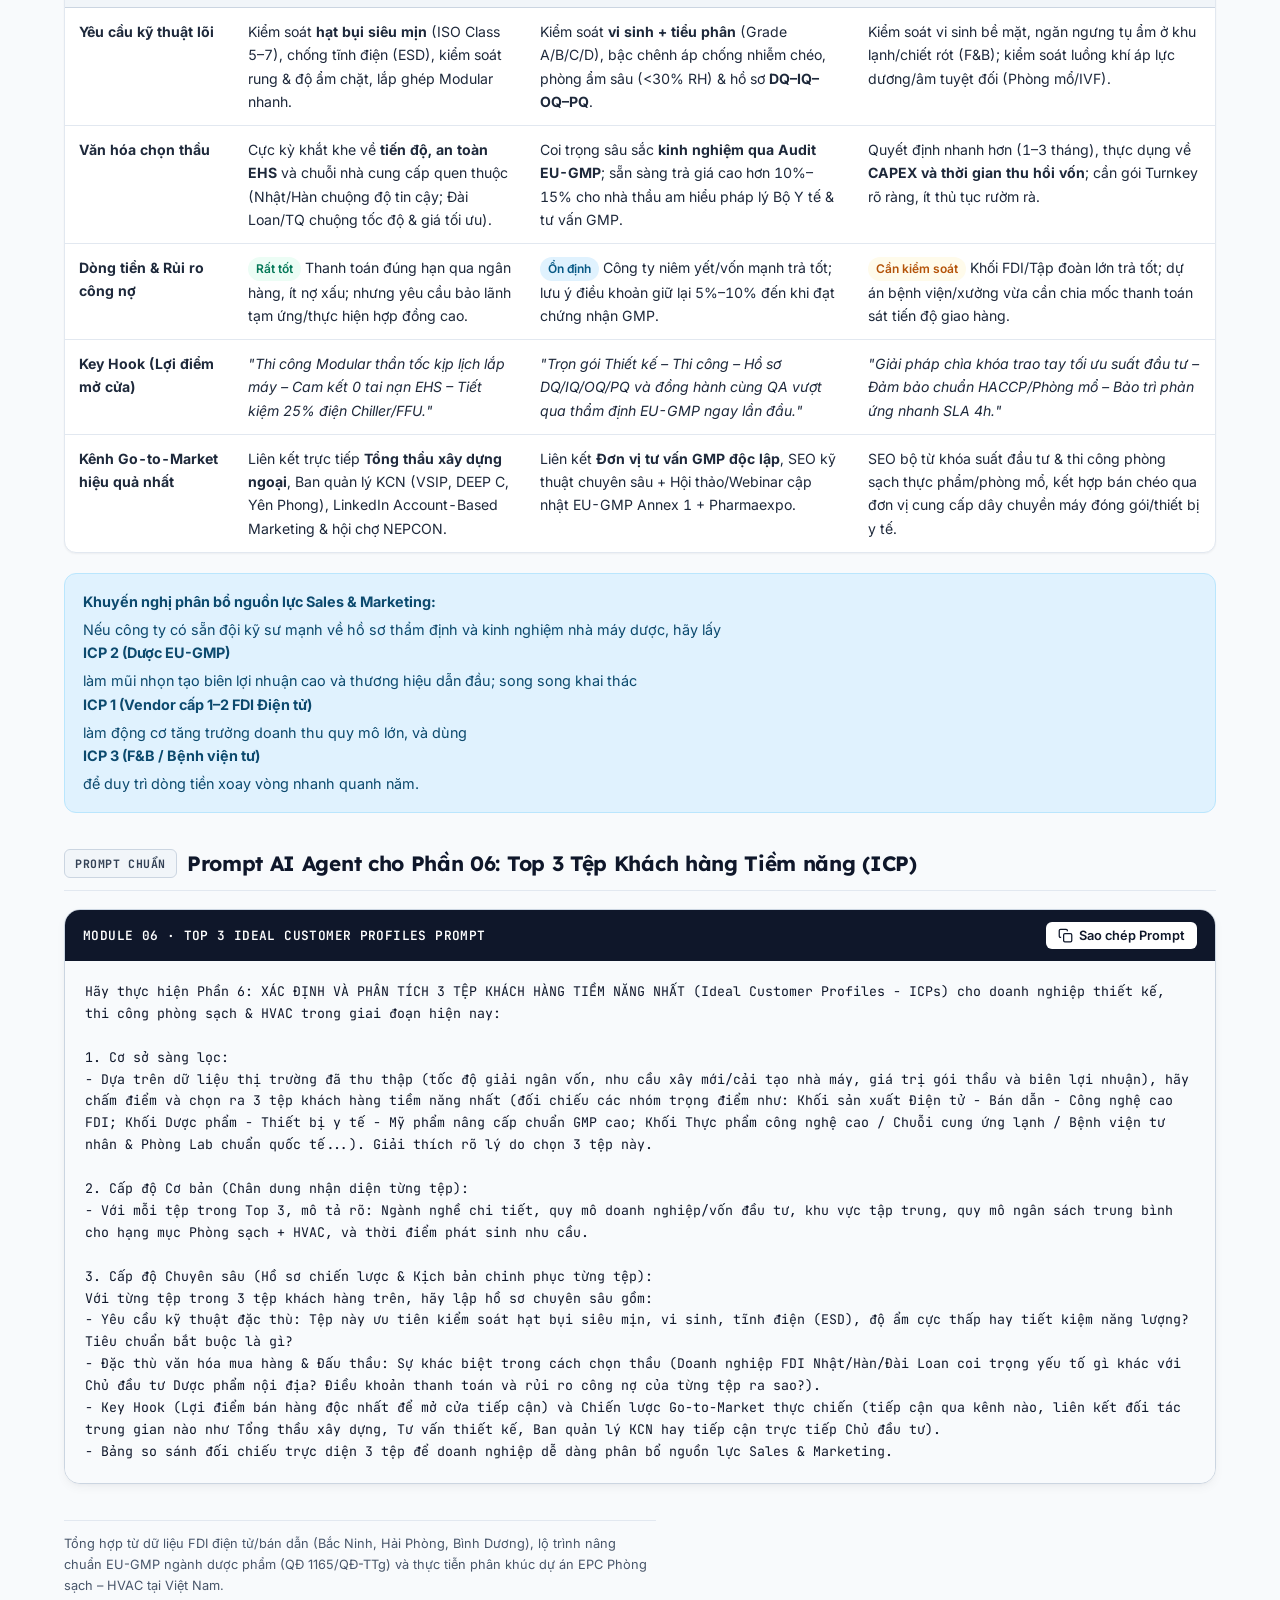
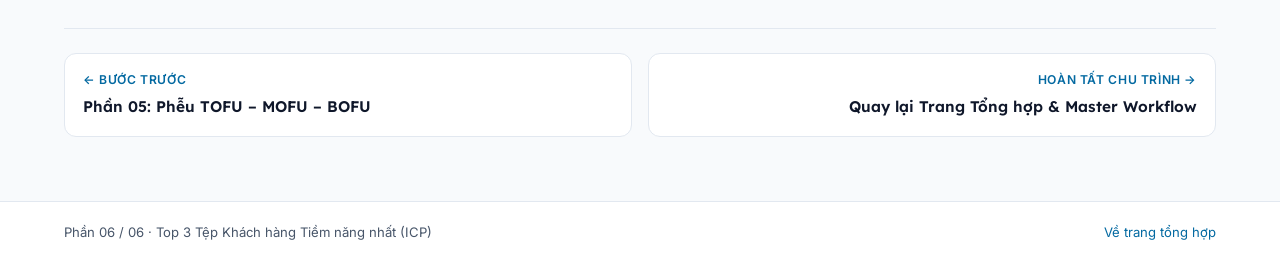
<file: 06-icp.html>
<!DOCTYPE html>
<html lang="vi">
<head>
  <meta charset="UTF-8">
  <meta name="viewport" content="width=device-width, initial-scale=1.0">
  <title>Phần 06: Top 3 Tệp Khách hàng Tiềm năng nhất (ICP) — Phòng sạch &amp; HVAC</title>
  <link rel="icon" type="image/svg+xml" href="data:image/svg+xml,%3Csvg xmlns='http://www.w3.org/2000/svg' viewBox='0 0 32 32'%3E%3Crect width='32' height='32' rx='8' fill='%230F172A'/%3E%3Cpath d='M6 10h14a3 3 0 1 0-3-3M6 16h18a3 3 0 1 1-3 3M6 22h10a2.5 2.5 0 1 1-2.5 2.5' fill='none' stroke='%23FFFFFF' stroke-width='2.2' stroke-linecap='round'/%3E%3C/svg%3E">
  <link rel="preconnect" href="https://fonts.googleapis.com">
  <link rel="preconnect" href="https://fonts.gstatic.com" crossorigin>
  <link href="https://fonts.googleapis.com/css2?family=Inter:wght@400;500;600;700&family=JetBrains+Mono:wght@500;600;700&family=Lexend:wght@500;600;700&display=swap" rel="stylesheet">
  <link rel="stylesheet" href="assets/styles.css">
</head>
<body>
  <a href="#main-content" class="skip-link">Chuyển tới nội dung chính</a>

  <header class="site-header">
    <div class="container header-inner">
      <a href="index.html" class="brand">
        <span class="brand-mark" aria-hidden="true">
          <svg width="18" height="18" viewBox="0 0 24 24" fill="none" stroke="currentColor" stroke-width="2">
            <path d="M3 7h12a3 3 0 1 0-3-3"/><path d="M3 12h16a3 3 0 1 1-3 3"/><path d="M3 17h9a2.5 2.5 0 1 1-2.5 2.5"/>
          </svg>
        </span>
        <span>Cleanroom &amp; HVAC B2B</span>
      </a>
      <nav class="main-nav" aria-label="Điều hướng 6 phần nghiên cứu">
        <a href="index.html" class="nav-link"><span class="nav-num">00</span>Tổng quan</a>
        <a href="01-market.html" class="nav-link"><span class="nav-num">01</span>Thị trường</a>
        <a href="02-behavior.html" class="nav-link"><span class="nav-num">02</span>Hành vi</a>
        <a href="03-needs.html" class="nav-link"><span class="nav-num">03</span>Nhu cầu</a>
        <a href="04-pain-points.html" class="nav-link"><span class="nav-num">04</span>Nỗi đau</a>
        <a href="05-funnel.html" class="nav-link"><span class="nav-num">05</span>Phễu</a>
        <a href="06-icp.html" class="nav-link" aria-current="page"><span class="nav-num">06</span>Top 3 ICP</a>
      </nav>
    </div>
    <div class="journey-progress" style="width: 100%;" aria-hidden="true"></div>
  </header>

  <main id="main-content" class="main-content">
    <div class="container">
      <section class="page-hero">
        <span class="eyebrow">Phần 06 / 06 · Ideal Customer Profiles (Top 3 ICPs)</span>
        <h1>3 Tệp Khách hàng Tiềm năng nhất Ngành Phòng sạch &amp; HVAC</h1>
        <p class="hero-lead">Sàng lọc dựa trên dòng vốn giải ngân thực tế, quy mô gói thầu và biên lợi nhuận để tập trung nguồn lực Sales &amp; Marketing vào 3 nhóm khách hàng sinh lời tốt nhất.</p>
      </section>

      <!-- Action Strip -->
      <section class="action-strip" aria-labelledby="act-06">
        <div class="action-strip-head">
          <h2 id="act-06" class="action-strip-title">
            <svg width="18" height="18" viewBox="0 0 24 24" fill="none" stroke="currentColor" stroke-width="2" aria-hidden="true"><circle cx="12" cy="12" r="10"/><path d="M12 16v-4"/><path d="M12 8h.01"/></svg>
            Đọc vào hiểu liền: Cần làm gì ở Phần 06?
          </h2>
          <span class="action-output-pill">Đầu ra: Phân bổ nguồn lực &amp; Kịch bản Go-to-Market theo 3 tệp</span>
        </div>
        <ol class="action-steps">
          <li class="action-step-item"><span class="action-step-num">1</span><span><strong>Chọn đúng 1–2 tệp mũi nhọn trước:</strong> Đối chiếu năng lực hồ sơ hiện có của công ty với bảng so sánh 3 ICP bên dưới thay vì đánh dàn trải.</span></li>
          <li class="action-step-item"><span class="action-step-num">2</span><span><strong>May đo Hồ sơ năng lực riêng:</strong> Tệp FDI cần chứng chỉ EHS &amp; tiến độ; Tệp Dược cần hồ sơ EU-GMP; Tệp F&amp;B/Y tế cần tối ưu CAPEX &amp; vận hành bền bỉ.</span></li>
          <li class="action-step-item"><span class="action-step-num">3</span><span><strong>Kích hoạt kênh đối tác trung gian:</strong> Thiết lập liên minh với Tổng thầu xây dựng, Tư vấn GMP và Ban quản lý KCN để đón đầu dự án từ sớm.</span></li>
        </ol>
      </section>

      <!-- Mini Animated Workflow -->
      <section class="workflow-panel" aria-labelledby="wf-06">
        <div class="workflow-header">
          <div>
            <h2 id="wf-06">Workflow Sàng lọc &amp; Lập Hồ sơ Top 3 Khách hàng Tiềm năng</h2>
            <p class="workflow-subtitle">5 bước hội tụ toàn bộ dữ liệu từ Phần 01–05 thành quyết định chọn tệp khách hàng mục tiêu.</p>
          </div>
          <button type="button" class="motion-toggle" data-toggle-motion aria-pressed="false">
            <svg width="14" height="14" viewBox="0 0 24 24" fill="none" stroke="currentColor" stroke-width="2" aria-hidden="true"><rect x="6" y="4" width="4" height="16"/><rect x="14" y="4" width="4" height="16"/></svg>
            <span data-motion-label>Tạm dừng hiệu ứng</span>
          </button>
        </div>
        <div class="mini-workflow">
          <div class="mini-step">
            <span class="mini-step-num">BƯỚC 6.1</span>
            <span class="mini-step-title">Rà soát toàn bộ phân khúc</span>
            <p class="mini-step-desc">Liệt kê tất cả nhóm ngành sử dụng phòng sạch và HVAC công nghiệp tại VN.</p>
          </div>
          <div class="mini-arrow" aria-hidden="true">
            <svg viewBox="0 0 34 20"><line x1="2" y1="10" x2="26" y2="10" class="workflow-stream"/><polyline points="22 5 29 10 22 15" fill="none" stroke="#0369A1" stroke-width="2"/></svg>
          </div>
          <div class="mini-step">
            <span class="mini-step-num">BƯỚC 6.2</span>
            <span class="mini-step-title">Chấm điểm 4 tiêu chí</span>
            <p class="mini-step-desc">Quy mô ngân sách, tần suất dự án, biên lợi nhuận và độ an toàn dòng tiền.</p>
          </div>
          <div class="mini-arrow" aria-hidden="true">
            <svg viewBox="0 0 34 20"><line x1="2" y1="10" x2="26" y2="10" class="workflow-stream"/><polyline points="22 5 29 10 22 15" fill="none" stroke="#0369A1" stroke-width="2"/></svg>
          </div>
          <div class="mini-step">
            <span class="mini-step-num">BƯỚC 6.3</span>
            <span class="mini-step-title">Chốt Top 3 ICP dẫn đầu</span>
            <p class="mini-step-desc">FDI Điện tử–Bán dẫn, Dược phẩm nâng chuẩn EU-GMP và F&amp;B/Y tế công nghệ cao.</p>
          </div>
          <div class="mini-arrow" aria-hidden="true">
            <svg viewBox="0 0 34 20"><line x1="2" y1="10" x2="26" y2="10" class="workflow-stream"/><polyline points="22 5 29 10 22 15" fill="none" stroke="#0369A1" stroke-width="2"/></svg>
          </div>
          <div class="mini-step">
            <span class="mini-step-num">BƯỚC 6.4</span>
            <span class="mini-step-title">Hồ sơ 360° &amp; Key Hook</span>
            <p class="mini-step-desc">Xác định chuẩn kỹ thuật bắt buộc, văn hóa chọn thầu và lợi điểm mở cửa riêng.</p>
          </div>
          <div class="mini-arrow" aria-hidden="true">
            <svg viewBox="0 0 34 20"><line x1="2" y1="10" x2="26" y2="10" class="workflow-stream"/><polyline points="22 5 29 10 22 15" fill="none" stroke="#0369A1" stroke-width="2"/></svg>
          </div>
          <div class="mini-step">
            <span class="mini-step-num">BƯỚC 6.5</span>
            <span class="mini-step-title">Ma trận Go-to-Market</span>
            <p class="mini-step-desc">Bảng đối chiếu trực diện giúp Ban Giám đốc chia nguồn lực kinh doanh ngay.</p>
          </div>
        </div>
      </section>

      <!-- Filter Bar -->
      <div class="filter-bar" role="region" aria-label="Lọc chế độ xem dữ liệu">
        <span class="filter-label">
          <svg width="16" height="16" viewBox="0 0 24 24" fill="none" stroke="currentColor" stroke-width="2" aria-hidden="true"><polygon points="22 3 2 3 10 12.46 10 19 14 21 14 12.46 22 3"/></svg>
          Chế độ đọc nhanh:
        </span>
        <div class="filter-group">
          <button type="button" class="filter-btn" data-filter-view="all" aria-pressed="true">Xem tất cả</button>
          <button type="button" class="filter-btn" data-filter-view="basic" aria-pressed="false">Chỉ xem Cơ bản</button>
          <button type="button" class="filter-btn" data-filter-view="advanced" aria-pressed="false">Chỉ xem Chuyên sâu</button>
          <button type="button" class="filter-btn" data-filter-view="prompt" aria-pressed="false">Prompt AI Agent</button>
        </div>
      </div>

      <!-- TIER 1: BASIC -->
      <section class="data-section" data-view-panel="basic" aria-labelledby="m6-basic">
        <div class="section-header">
          <div class="section-title-group">
            <span class="tier-badge tier-basic">Cấp độ Cơ bản</span>
            <h2 id="m6-basic">Chân dung 3 Tệp Khách hàng Tiềm năng nhất tại Việt Nam</h2>
          </div>
        </div>

        <div class="card-grid-3">
          <div class="card">
            <span class="pill pill-info" style="margin-bottom: 10px;">ICP 01 · QUY MÔ VỐN LỚN NHẤT</span>
            <h3>1. Khối Điện tử, Bán dẫn &amp; Linh kiện FDI</h3>
            <ul class="card-list">
              <li><strong>Đối tượng:</strong> Các hãng đóng gói/kiểm thử chip (OSAT), linh kiện quang học, bảng mạch PCB, pin/EV và Vendor cấp 1–2 của Samsung, LG, Apple, Foxconn, Amkor.</li>
              <li><strong>Địa bàn:</strong> Bắc Ninh, Hải Phòng, Bắc Giang, Thái Nguyên, SHTP TP.HCM, Bình Dương.</li>
              <li><strong>Ngân sách gói Cleanroom + HVAC:</strong> 1 – 15+ triệu USD/dự án (thường mở rộng theo nhiều giai đoạn Phase 1, 2, 3).</li>
              <li><strong>Thời điểm phát sinh:</strong> Ngay khi nhận giấy chứng nhận đầu tư KCN hoặc tăng vốn mở rộng dây chuyền mới.</li>
            </ul>
          </div>

          <div class="card">
            <span class="pill pill-success" style="margin-bottom: 10px;">ICP 02 · BIÊN LÃI &amp; ĐỘ ỔN ĐỊNH CAO</span>
            <h3>2. Khối Dược phẩm, TBYT &amp; Mỹ phẩm nâng cấp GMP</h3>
            <ul class="card-list">
              <li><strong>Đối tượng:</strong> Doanh nghiệp dược nội địa tốp đầu nâng cấp từ WHO-GMP lên <strong>EU-GMP / PIC/S</strong> (hưởng lợi đấu thầu kênh bệnh viện ETC nhóm 1–2), nhà máy thiết bị y tế ISO 13485 và nhà máy gia công mỹ phẩm cGMP.</li>
              <li><strong>Địa bàn:</strong> Hà Nội, Hưng Yên, TP.HCM, Bình Dương, Long An, Cần Thơ, Bình Định.</li>
              <li><strong>Ngân sách gói Cleanroom + HVAC:</strong> 0,5 – 5 triệu USD/dây chuyền hoặc dự án cải tạo Retrofit.</li>
              <li><strong>Thời điểm phát sinh:</strong> Chu kỳ tái thẩm định 3 năm/lần hoặc mở nhà máy mới đón chiến lược QĐ 1165/QĐ-TTg.</li>
            </ul>
          </div>

          <div class="card">
            <span class="pill pill-warning" style="margin-bottom: 10px;">ICP 03 · CHỐT NHANH &amp; MỞ RỘNG MẠNH</span>
            <h3>3. Khối Thực phẩm Công nghệ cao, Bệnh viện tư &amp; Lab R&amp;D</h3>
            <ul class="card-list">
              <li><strong>Đối tượng:</strong> Nhà máy thực phẩm chế biến xuất khẩu chuẩn HACCP/ISO 22000/BRC (sữa, đồ uống chiết rót vô trùng, thực phẩm chức năng), hệ thống bệnh viện tư nhân xây phòng mổ áp lực dương/âm và trung tâm IVF/Lab chuẩn ISO 17025.</li>
              <li><strong>Địa bàn:</strong> Phủ rộng toàn quốc, tập trung mạnh quanh TP.HCM, Hà Nội, Đồng Nai, Long An, Đà Nẵng.</li>
              <li><strong>Ngân sách gói Cleanroom + HVAC:</strong> 0,2 – 2 triệu USD/dự án.</li>
              <li><strong>Thời điểm phát sinh:</strong> Khi mở rộng công suất xuất khẩu sang EU/Mỹ/Nhật hoặc khánh thành cơ sở bệnh viện mới.</li>
            </ul>
          </div>
        </div>
      </section>

      <!-- TIER 2: ADVANCED -->
      <section class="data-section" data-view-panel="advanced" aria-labelledby="m6-adv">
        <div class="section-header">
          <div class="section-title-group">
            <span class="tier-badge tier-advanced">Cấp độ Chuyên sâu</span>
            <h2 id="m6-adv">Bảng So sánh Chiến lược 360° &amp; Kịch bản Go-to-Market cho Top 3 ICP</h2>
          </div>
        </div>

        <div class="table-wrap">
          <table class="data-table">
            <thead>
              <tr>
                <th>Tiêu chí Chuyên sâu</th>
                <th>ICP 1: FDI Điện tử – Bán dẫn</th>
                <th>ICP 2: Dược phẩm – TBYT (EU-GMP)</th>
                <th>ICP 3: F&amp;B Xuất khẩu / Bệnh viện – Lab</th>
              </tr>
            </thead>
            <tbody>
              <tr>
                <td><strong>Yêu cầu kỹ thuật lõi</strong></td>
                <td>Kiểm soát <strong>hạt bụi siêu mịn</strong> (ISO Class 5–7), chống tĩnh điện (ESD), kiểm soát rung &amp; độ ẩm chặt, lắp ghép Modular nhanh.</td>
                <td>Kiểm soát <strong>vi sinh + tiểu phân</strong> (Grade A/B/C/D), bậc chênh áp chống nhiễm chéo, phòng ẩm sâu (&lt;30% RH) &amp; hồ sơ <strong>DQ–IQ–OQ–PQ</strong>.</td>
                <td>Kiểm soát vi sinh bề mặt, ngăn ngưng tụ ẩm ở khu lạnh/chiết rót (F&amp;B); kiểm soát luồng khí áp lực dương/âm tuyệt đối (Phòng mổ/IVF).</td>
              </tr>
              <tr>
                <td><strong>Văn hóa chọn thầu</strong></td>
                <td>Cực kỳ khắt khe về <strong>tiến độ, an toàn EHS</strong> và chuỗi nhà cung cấp quen thuộc (Nhật/Hàn chuộng độ tin cậy; Đài Loan/TQ chuộng tốc độ &amp; giá tối ưu).</td>
                <td>Coi trọng sâu sắc <strong>kinh nghiệm qua Audit EU-GMP</strong>; sẵn sàng trả giá cao hơn 10%–15% cho nhà thầu am hiểu pháp lý Bộ Y tế &amp; tư vấn GMP.</td>
                <td>Quyết định nhanh hơn (1–3 tháng), thực dụng về <strong>CAPEX và thời gian thu hồi vốn</strong>; cần gói Turnkey rõ ràng, ít thủ tục rườm rà.</td>
              </tr>
              <tr>
                <td><strong>Dòng tiền &amp; Rủi ro công nợ</strong></td>
                <td><span class="pill pill-success">Rất tốt</span> Thanh toán đúng hạn qua ngân hàng, ít nợ xấu; nhưng yêu cầu bảo lãnh tạm ứng/thực hiện hợp đồng cao.</td>
                <td><span class="pill pill-info">Ổn định</span> Công ty niêm yết/vốn mạnh trả tốt; lưu ý điều khoản giữ lại 5%–10% đến khi đạt chứng nhận GMP.</td>
                <td><span class="pill pill-warning">Cần kiểm soát</span> Khối FDI/Tập đoàn lớn trả tốt; dự án bệnh viện/xưởng vừa cần chia mốc thanh toán sát tiến độ giao hàng.</td>
              </tr>
              <tr>
                <td><strong>Key Hook (Lợi điểm mở cửa)</strong></td>
                <td><em>"Thi công Modular thần tốc kịp lịch lắp máy – Cam kết 0 tai nạn EHS – Tiết kiệm 25% điện Chiller/FFU."</em></td>
                <td><em>"Trọn gói Thiết kế – Thi công – Hồ sơ DQ/IQ/OQ/PQ và đồng hành cùng QA vượt qua thẩm định EU-GMP ngay lần đầu."</em></td>
                <td><em>"Giải pháp chìa khóa trao tay tối ưu suất đầu tư – Đảm bảo chuẩn HACCP/Phòng mổ – Bảo trì phản ứng nhanh SLA 4h."</em></td>
              </tr>
              <tr>
                <td><strong>Kênh Go-to-Market hiệu quả nhất</strong></td>
                <td>Liên kết trực tiếp <strong>Tổng thầu xây dựng ngoại</strong>, Ban quản lý KCN (VSIP, DEEP C, Yên Phong), LinkedIn Account-Based Marketing &amp; hội chợ NEPCON.</td>
                <td>Liên kết <strong>Đơn vị tư vấn GMP độc lập</strong>, SEO kỹ thuật chuyên sâu + Hội thảo/Webinar cập nhật EU-GMP Annex 1 + Pharmaexpo.</td>
                <td>SEO bộ từ khóa suất đầu tư &amp; thi công phòng sạch thực phẩm/phòng mổ, kết hợp bán chéo qua đơn vị cung cấp dây chuyền máy đóng gói/thiết bị y tế.</td>
              </tr>
            </tbody>
          </table>
        </div>

        <div class="callout callout-info">
          <strong>Khuyến nghị phân bổ nguồn lực Sales &amp; Marketing:</strong>
          Nếu công ty có sẵn đội kỹ sư mạnh về hồ sơ thẩm định và kinh nghiệm nhà máy dược, hãy lấy <strong>ICP 2 (Dược EU-GMP)</strong> làm mũi nhọn tạo biên lợi nhuận cao và thương hiệu dẫn đầu; song song khai thác <strong>ICP 1 (Vendor cấp 1–2 FDI Điện tử)</strong> làm động cơ tăng trưởng doanh thu quy mô lớn, và dùng <strong>ICP 3 (F&amp;B / Bệnh viện tư)</strong> để duy trì dòng tiền xoay vòng nhanh quanh năm.
        </div>
      </section>

      <!-- PROMPT BOX -->
      <section class="data-section" data-view-panel="prompt" aria-labelledby="p6-prompt">
        <div class="section-header">
          <div class="section-title-group">
            <span class="tier-badge tier-prompt">Prompt Chuẩn</span>
            <h2 id="p6-prompt">Prompt AI Agent cho Phần 06: Top 3 Tệp Khách hàng Tiềm năng (ICP)</h2>
          </div>
        </div>
        <div class="prompt-card">
          <div class="prompt-bar">
            <span class="prompt-bar-title">MODULE 06 · TOP 3 IDEAL CUSTOMER PROFILES PROMPT</span>
            <button type="button" class="copy-btn" data-copy-target="prompt-06">
              <svg width="15" height="15" viewBox="0 0 24 24" fill="none" stroke="currentColor" stroke-width="2" aria-hidden="true"><rect x="9" y="9" width="13" height="13" rx="2"/><path d="M5 15H4a2 2 0 0 1-2-2V4a2 2 0 0 1 2-2h9a2 2 0 0 1 2 2v1"/></svg>
              <span>Sao chép Prompt</span>
            </button>
          </div>
          <pre id="prompt-06" class="prompt-code">Hãy thực hiện Phần 6: XÁC ĐỊNH VÀ PHÂN TÍCH 3 TỆP KHÁCH HÀNG TIỀM NĂNG NHẤT (Ideal Customer Profiles - ICPs) cho doanh nghiệp thiết kế, thi công phòng sạch &amp; HVAC trong giai đoạn hiện nay:

1. Cơ sở sàng lọc:
- Dựa trên dữ liệu thị trường đã thu thập (tốc độ giải ngân vốn, nhu cầu xây mới/cải tạo nhà máy, giá trị gói thầu và biên lợi nhuận), hãy chấm điểm và chọn ra 3 tệp khách hàng tiềm năng nhất (đối chiếu các nhóm trọng điểm như: Khối sản xuất Điện tử - Bán dẫn - Công nghệ cao FDI; Khối Dược phẩm - Thiết bị y tế - Mỹ phẩm nâng cấp chuẩn GMP cao; Khối Thực phẩm công nghệ cao / Chuỗi cung ứng lạnh / Bệnh viện tư nhân &amp; Phòng Lab chuẩn quốc tế...). Giải thích rõ lý do chọn 3 tệp này.

2. Cấp độ Cơ bản (Chân dung nhận diện từng tệp):
- Với mỗi tệp trong Top 3, mô tả rõ: Ngành nghề chi tiết, quy mô doanh nghiệp/vốn đầu tư, khu vực tập trung, quy mô ngân sách trung bình cho hạng mục Phòng sạch + HVAC, và thời điểm phát sinh nhu cầu.

3. Cấp độ Chuyên sâu (Hồ sơ chiến lược &amp; Kịch bản chinh phục từng tệp):
Với từng tệp trong 3 tệp khách hàng trên, hãy lập hồ sơ chuyên sâu gồm:
- Yêu cầu kỹ thuật đặc thù: Tệp này ưu tiên kiểm soát hạt bụi siêu mịn, vi sinh, tĩnh điện (ESD), độ ẩm cực thấp hay tiết kiệm năng lượng? Tiêu chuẩn bắt buộc là gì?
- Đặc thù văn hóa mua hàng &amp; Đấu thầu: Sự khác biệt trong cách chọn thầu (Doanh nghiệp FDI Nhật/Hàn/Đài Loan coi trọng yếu tố gì khác với Chủ đầu tư Dược phẩm nội địa? Điều khoản thanh toán và rủi ro công nợ của từng tệp ra sao?).
- Key Hook (Lợi điểm bán hàng độc nhất để mở cửa tiếp cận) và Chiến lược Go-to-Market thực chiến (tiếp cận qua kênh nào, liên kết đối tác trung gian nào như Tổng thầu xây dựng, Tư vấn thiết kế, Ban quản lý KCN hay tiếp cận trực tiếp Chủ đầu tư).
- Bảng so sánh đối chiếu trực diện 3 tệp để doanh nghiệp dễ dàng phân bổ nguồn lực Sales &amp; Marketing.</pre>
        </div>
      </section>

      <p class="source-note">Tổng hợp từ dữ liệu FDI điện tử/bán dẫn (Bắc Ninh, Hải Phòng, Bình Dương), lộ trình nâng chuẩn EU-GMP ngành dược phẩm (QĐ 1165/QĐ-TTg) và thực tiễn phân khúc dự án EPC Phòng sạch – HVAC tại Việt Nam.</p>

      <nav class="page-pager" aria-label="Chuyển bước">
        <a href="05-funnel.html" class="pager-link">
          <span class="pager-dir">&larr; Bước trước</span>
          <span class="pager-title">Phần 05: Phễu TOFU – MOFU – BOFU</span>
        </a>
        <a href="index.html" class="pager-link next">
          <span class="pager-dir">Hoàn tất chu trình &rarr;</span>
          <span class="pager-title">Quay lại Trang Tổng hợp &amp; Master Workflow</span>
        </a>
      </nav>
    </div>
  </main>

  <footer class="site-footer">
    <div class="container footer-inner">
      <span>Phần 06 / 06 · Top 3 Tệp Khách hàng Tiềm năng nhất (ICP)</span>
      <a href="index.html">Về trang tổng hợp</a>
    </div>
  </footer>
  <script src="assets/app.js"></script>
</body>
</html>
</file>
<file: assets/styles.css>
/* ==========================================================================
   Cleanroom & HVAC B2B Research Portal — UI/UX Pro Max Design System
   Style: Swiss Technical Minimalism + Bento Grid + Data-Dense Documentation
   ========================================================================== */

:root {
  /* Semantic Color Tokens (WCAG AA >= 4.5:1 verified) */
  --bg: #F8FAFC;
  --surface: #FFFFFF;
  --surface-subtle: #F1F5F9;
  --primary: #0F172A;
  --secondary: #334155;
  --accent: #0369A1;
  --accent-hover: #075985;
  --accent-soft: #E0F2FE;
  --accent-border: #BAE6FD;

  --text: #020617;
  --text-body: #1E293B;
  --text-muted: #475569;
  --border: #E2E8F0;
  --border-strong: #CBD5E1;

  /* Semantic Status Tokens */
  --success: #047857;
  --success-bg: #ECFDF5;
  --success-border: #A7F3D0;
  --warning: #B45309;
  --warning-bg: #FFFBEB;
  --warning-border: #FDE68A;
  --danger: #B91C1C;
  --danger-bg: #FEF2F2;
  --danger-border: #FECACA;

  /* Spacing & Layout Rhythm (8px base) */
  --header-height: 64px;
  --z-header: 50;
  --container-max: 1200px;
  --radius-sm: 8px;
  --radius-md: 12px;
  --radius-lg: 16px;
  --shadow-xs: 0 1px 2px rgba(15, 23, 42, 0.05);
  --shadow-sm: 0 4px 12px -2px rgba(15, 23, 42, 0.06), 0 2px 4px -2px rgba(15, 23, 42, 0.04);
  --shadow-hover: 0 12px 24px -8px rgba(3, 105, 161, 0.18), 0 4px 8px -4px rgba(15, 23, 42, 0.06);

  /* Typography */
  --font-heading: 'Lexend', -apple-system, BlinkMacSystemFont, 'Segoe UI', Roboto, sans-serif;
  --font-body: 'Inter', -apple-system, BlinkMacSystemFont, 'Segoe UI', Roboto, sans-serif;
  --font-mono: 'JetBrains Mono', ui-monospace, SFMono-Regular, Menlo, Consolas, monospace;

  /* Motion */
  --ease-standard: cubic-bezier(0.2, 0.8, 0.2, 1);
  --dur-fast: 180ms;
  --dur-base: 260ms;
}

/* Base Reset */
*, *::before, *::after {
  box-sizing: border-box;
}

html {
  font-size: 16px;
  scroll-behavior: smooth;
  scroll-padding-top: calc(var(--header-height) + 24px);
  -webkit-font-smoothing: antialiased;
}

body {
  margin: 0;
  font-family: var(--font-body);
  color: var(--text-body);
  background-color: var(--bg);
  line-height: 1.65;
  overflow-x: hidden;
}

h1, h2, h3, h4 {
  font-family: var(--font-heading);
  color: var(--primary);
  line-height: 1.28;
  letter-spacing: -0.015em;
  margin-top: 0;
}

p {
  margin-top: 0;
  margin-bottom: 1rem;
  max-width: 74ch;
}

a {
  color: var(--accent);
  text-decoration: none;
}

a:hover {
  color: var(--accent-hover);
}

/* Focus accessibility (WCAG 2.2) */
:focus-visible {
  outline: 2px solid var(--accent);
  outline-offset: 2px;
  border-radius: 4px;
}

.skip-link {
  position: absolute;
  top: -100px;
  left: 16px;
  background: var(--primary);
  color: #FFFFFF;
  padding: 10px 16px;
  border-radius: var(--radius-sm);
  z-index: 100;
  font-weight: 600;
}
.skip-link:focus {
  top: 12px;
  color: #FFFFFF;
}

/* Tabular Numbers for financial/technical specs */
.num, td, .kpi-value {
  font-variant-numeric: tabular-nums;
}

/* Container */
.container {
  width: 100%;
  max-width: var(--container-max);
  margin: 0 auto;
  padding: 0 24px;
}

@media (max-width: 640px) {
  .container {
    padding: 0 16px;
  }
}

/* ==========================================================================
   Sticky Top Navigation
   ========================================================================== */
/* Sticky Top Navigation */
.site-header {
  position: sticky;
  top: 0;
  z-index: var(--z-header);
  min-height: var(--header-height);
  background: rgba(255, 255, 255, 0.96);
  backdrop-filter: blur(8px);
  border-bottom: 1px solid var(--border);
}

.header-inner {
  min-height: var(--header-height);
  display: flex;
  align-items: center;
  justify-content: space-between;
  gap: 16px;
}

@media (max-width: 768px) {
  :root {
    --header-height: 96px;
  }
  .header-inner {
    flex-direction: column;
    align-items: stretch;
    justify-content: center;
    gap: 6px;
    padding: 8px 16px;
  }
  .main-nav {
    width: 100%;
    padding: 2px 0 4px;
  }
}

.brand {
  display: inline-flex;
  align-items: center;
  gap: 10px;
  color: var(--primary);
  font-family: var(--font-heading);
  font-weight: 700;
  font-size: 0.95rem;
  white-space: nowrap;
  flex-shrink: 0;
}

.brand:hover {
  color: var(--accent);
}

.brand-mark {
  width: 32px;
  height: 32px;
  border-radius: 8px;
  background: var(--primary);
  color: #FFFFFF;
  display: inline-flex;
  align-items: center;
  justify-content: center;
  flex-shrink: 0;
}

.main-nav {
  display: flex;
  align-items: center;
  gap: 4px;
  overflow-x: auto;
  scrollbar-width: none;
  padding: 4px 0;
}

.main-nav::-webkit-scrollbar {
  display: none;
}

.nav-link {
  display: inline-flex;
  align-items: center;
  gap: 6px;
  padding: 7px 12px;
  border-radius: var(--radius-sm);
  font-size: 0.85rem;
  font-weight: 500;
  color: var(--secondary);
  white-space: nowrap;
  transition: background-color var(--dur-fast) var(--ease-standard),
              color var(--dur-fast) var(--ease-standard);
  cursor: pointer;
}

.nav-link:hover {
  background: var(--surface-subtle);
  color: var(--primary);
}

.nav-link[aria-current="page"] {
  background: var(--accent-soft);
  color: var(--accent-hover);
  font-weight: 600;
}

.nav-num {
  font-size: 0.72rem;
  font-weight: 700;
  font-family: var(--font-mono);
  padding: 1px 5px;
  border-radius: 4px;
  background: var(--surface-subtle);
  color: var(--text-muted);
}

.nav-link[aria-current="page"] .nav-num {
  background: var(--accent);
  color: #FFFFFF;
}

/* Progress strip under header */
.journey-progress {
  position: absolute;
  left: 0;
  bottom: -1px;
  height: 2px;
  background: var(--accent);
  transition: width 0.3s ease;
}

/* ==========================================================================
   Page Hero & 3-Second Orientation Action Strip
   ========================================================================== */
.main-content {
  padding: 32px 0 64px;
}

.page-hero {
  margin-bottom: 24px;
}

.eyebrow {
  display: inline-flex;
  align-items: center;
  gap: 8px;
  font-size: 0.78rem;
  font-weight: 600;
  text-transform: uppercase;
  letter-spacing: 0.06em;
  color: var(--accent);
  background: var(--accent-soft);
  border: 1px solid var(--accent-border);
  padding: 4px 10px;
  border-radius: 999px;
  margin-bottom: 12px;
}

.page-hero h1 {
  font-size: clamp(1.65rem, 3vw, 2.25rem);
  font-weight: 700;
  margin-bottom: 10px;
}

.hero-lead {
  font-size: 1.02rem;
  color: var(--text-muted);
  max-width: 72ch;
  margin-bottom: 0;
}

/* 3-Second Orientation Banner: "Đọc vào hiểu liền cần làm gì" */
.action-strip {
  background: var(--surface);
  border: 1px solid var(--border);
  border-left: 4px solid var(--accent);
  border-radius: var(--radius-md);
  padding: 18px 20px;
  box-shadow: var(--shadow-xs);
  margin-bottom: 28px;
}

.action-strip-head {
  display: flex;
  align-items: center;
  justify-content: space-between;
  flex-wrap: wrap;
  gap: 8px;
  margin-bottom: 12px;
}

.action-strip-title {
  display: inline-flex;
  align-items: flex-start;
  gap: 8px;
  font-family: var(--font-heading);
  font-size: 0.92rem;
  font-weight: 700;
  color: var(--primary);
  margin: 0;
}

.action-strip-title svg,
.workflow-header h2 svg {
  flex-shrink: 0;
  margin-top: 2px;
}

.action-output-pill {
  font-size: 0.78rem;
  font-weight: 600;
  color: var(--success);
  background: var(--success-bg);
  border: 1px solid var(--success-border);
  padding: 3px 10px;
  border-radius: 999px;
}

.action-steps {
  display: grid;
  grid-template-columns: repeat(3, 1fr);
  gap: 12px;
  list-style: none;
  margin: 0;
  padding: 0;
}

@media (max-width: 820px) {
  .action-steps {
    grid-template-columns: 1fr;
  }
}

.action-step-item {
  display: flex;
  align-items: flex-start;
  gap: 10px;
  background: var(--bg);
  border: 1px solid var(--border);
  border-radius: var(--radius-sm);
  padding: 10px 12px;
  font-size: 0.88rem;
  color: var(--text-body);
}

.action-step-num {
  width: 22px;
  height: 22px;
  border-radius: 6px;
  background: var(--primary);
  color: #FFFFFF;
  font-family: var(--font-mono);
  font-size: 0.75rem;
  font-weight: 700;
  display: inline-flex;
  align-items: center;
  justify-content: center;
  flex-shrink: 0;
  margin-top: 1px;
}

/* ==========================================================================
   Quick View Filter Bar (All | Cơ bản | Chuyên sâu | Prompt AI)
   ========================================================================== */
.filter-bar {
  display: flex;
  align-items: center;
  justify-content: space-between;
  flex-wrap: wrap;
  gap: 12px;
  margin-bottom: 24px;
  padding: 10px 14px;
  background: var(--surface);
  border: 1px solid var(--border);
  border-radius: var(--radius-md);
}

.filter-label {
  font-size: 0.82rem;
  font-weight: 600;
  color: var(--text-muted);
  display: inline-flex;
  align-items: center;
  gap: 6px;
}

.filter-group {
  display: flex;
  flex-wrap: wrap;
  gap: 6px;
}

.filter-btn {
  appearance: none;
  border: 1px solid var(--border);
  background: var(--bg);
  color: var(--secondary);
  font-family: var(--font-body);
  font-size: 0.84rem;
  font-weight: 600;
  padding: 7px 14px;
  border-radius: var(--radius-sm);
  cursor: pointer;
  transition: all var(--dur-fast) var(--ease-standard);
}

.filter-btn:hover {
  border-color: var(--accent);
  color: var(--accent);
}

.filter-btn[aria-pressed="true"] {
  background: var(--primary);
  border-color: var(--primary);
  color: #FFFFFF;
}

.is-hidden {
  display: none !important;
}

/* ==========================================================================
   Animated Workflow Sections (Master Pipeline & 5-Step Mini Workflow)
   ========================================================================== */
.workflow-panel {
  background: var(--surface);
  border: 1px solid var(--border);
  border-radius: var(--radius-lg);
  padding: 24px;
  box-shadow: var(--shadow-sm);
  margin-bottom: 32px;
}

.workflow-header {
  display: flex;
  align-items: flex-start;
  justify-content: space-between;
  flex-wrap: wrap;
  gap: 12px;
  margin-bottom: 20px;
}

.workflow-header h2 {
  font-size: 1.15rem;
  margin-bottom: 4px;
  display: inline-flex;
  align-items: flex-start;
  gap: 8px;
}

.workflow-subtitle {
  font-size: 0.88rem;
  color: var(--text-muted);
  margin: 0;
}

.motion-toggle {
  display: inline-flex;
  align-items: center;
  gap: 6px;
  font-family: var(--font-body);
  font-size: 0.8rem;
  font-weight: 600;
  color: var(--secondary);
  background: var(--bg);
  border: 1px solid var(--border);
  padding: 6px 12px;
  border-radius: var(--radius-sm);
  cursor: pointer;
  transition: border-color var(--dur-fast) ease, color var(--dur-fast) ease;
}

.motion-toggle:hover {
  border-color: var(--accent);
  color: var(--accent);
}

/* Animated SVG Stream */
.workflow-stream {
  stroke: var(--accent);
  stroke-width: 2.25;
  stroke-dasharray: 7 5;
  fill: none;
  animation: streamFlow 1.15s linear infinite;
}

.workflow-stream-bg {
  stroke: var(--border-strong);
  stroke-width: 2;
  fill: none;
}

.workflow-dot {
  fill: var(--accent);
}

@keyframes streamFlow {
  to {
    stroke-dashoffset: -24;
  }
}

.motion-paused .workflow-stream,
.motion-paused .pulse-badge::after {
  animation-play-state: paused !important;
}

/* Master Workflow Grid on index.html (aligned scroll wrapper + distortion-free dots) */
.master-flow-wrap {
  position: relative;
}

.master-flow-scroll {
  overflow-x: auto;
  padding: 4px 2px 10px;
}

.master-flow-stage {
  min-width: 100%;
}

.master-stream-rail {
  position: relative;
  display: grid;
  grid-template-columns: repeat(7, minmax(128px, 1fr));
  gap: 12px;
  align-items: center;
  height: 24px;
  margin-bottom: 8px;
}

.master-stream-line {
  position: absolute;
  left: 7%;
  right: 7%;
  top: 50%;
  transform: translateY(-50%);
  width: 86%;
  height: 4px;
  pointer-events: none;
}

.master-rail-dot {
  width: 10px;
  height: 10px;
  border-radius: 999px;
  background: var(--accent);
  border: 2px solid var(--surface);
  box-shadow: 0 0 0 1.5px var(--accent);
  justify-self: center;
  position: relative;
  z-index: 1;
}

.master-flow-track {
  display: grid;
  grid-template-columns: repeat(7, minmax(128px, 1fr));
  gap: 12px;
}

@media (max-width: 1024px) {
  .master-flow-stage {
    min-width: 1120px;
  }
  .master-stream-rail,
  .master-flow-track {
    grid-template-columns: repeat(7, 150px);
  }
}

.master-node {
  position: relative;
  display: flex;
  flex-direction: column;
  gap: 8px;
  padding: 14px 12px;
  background: var(--bg);
  border: 1.5px solid var(--border);
  border-radius: var(--radius-md);
  color: var(--primary);
  text-decoration: none;
  cursor: pointer;
  transition: transform var(--dur-fast) var(--ease-standard),
              border-color var(--dur-fast) var(--ease-standard),
              box-shadow var(--dur-fast) var(--ease-standard),
              background-color var(--dur-fast) var(--ease-standard);
}

.master-node:hover,
.master-node.is-active {
  transform: translateY(-3px);
  background: var(--surface);
  border-color: var(--accent);
  box-shadow: var(--shadow-hover);
  color: var(--primary);
}

.master-node-top {
  display: flex;
  align-items: center;
  justify-content: space-between;
}

.node-step-tag {
  font-family: var(--font-mono);
  font-size: 0.72rem;
  font-weight: 700;
  padding: 2px 7px;
  border-radius: 6px;
  background: var(--surface);
  border: 1px solid var(--border);
  color: var(--accent-hover);
}

.master-node.is-active .node-step-tag,
.master-node:hover .node-step-tag {
  background: var(--accent);
  border-color: var(--accent);
  color: #FFFFFF;
}

.master-node-title {
  font-family: var(--font-heading);
  font-size: 0.88rem;
  font-weight: 600;
  line-height: 1.3;
}

.master-node-meta {
  font-size: 0.76rem;
  color: var(--text-muted);
  line-height: 1.4;
}

/* SVG Animated Connectors Bar for Master Workflow */
.master-svg-bar {
  width: 100%;
  height: 28px;
  display: block;
  margin-bottom: 6px;
}

/* Interactive Inspector Drawer under Master Workflow */
.flow-inspector {
  margin-top: 16px;
  padding: 18px 20px;
  background: var(--bg);
  border: 1px solid var(--accent-border);
  border-radius: var(--radius-md);
  display: grid;
  grid-template-columns: 1fr auto;
  gap: 16px;
  align-items: center;
}

@media (max-width: 768px) {
  .flow-inspector {
    grid-template-columns: 1fr;
  }
}

.inspector-kicker {
  font-family: var(--font-mono);
  font-size: 0.75rem;
  font-weight: 700;
  color: var(--accent);
  text-transform: uppercase;
  margin-bottom: 4px;
}

.inspector-title {
  font-size: 1.05rem;
  margin-bottom: 8px;
}

.inspector-grid {
  display: grid;
  grid-template-columns: repeat(3, 1fr);
  gap: 12px;
}

@media (max-width: 768px) {
  .inspector-grid {
    grid-template-columns: 1fr;
  }
}

.inspector-cell {
  background: var(--surface);
  border: 1px solid var(--border);
  border-radius: var(--radius-sm);
  padding: 10px 12px;
  font-size: 0.84rem;
}

.inspector-cell strong {
  display: block;
  font-size: 0.74rem;
  text-transform: uppercase;
  letter-spacing: 0.04em;
  color: var(--text-muted);
  margin-bottom: 3px;
}

/* 5-Step Mini Workflow on Pages 01-06 */
.mini-workflow {
  display: flex;
  align-items: stretch;
  gap: 0;
  overflow-x: auto;
  padding: 4px 0 8px;
}

.mini-step {
  flex: 1 1 0;
  min-width: 165px;
  background: var(--bg);
  border: 1px solid var(--border);
  border-radius: var(--radius-md);
  padding: 14px;
  display: flex;
  flex-direction: column;
  gap: 6px;
  transition: transform var(--dur-fast) var(--ease-standard),
              border-color var(--dur-fast) var(--ease-standard),
              box-shadow var(--dur-fast) var(--ease-standard);
}

.mini-step:hover {
  transform: translateY(-2px);
  background: var(--surface);
  border-color: var(--accent);
  box-shadow: var(--shadow-sm);
}

.mini-step-num {
  font-family: var(--font-mono);
  font-size: 0.72rem;
  font-weight: 700;
  color: var(--accent);
  display: inline-flex;
  align-items: center;
  gap: 6px;
}

.mini-step-title {
  font-family: var(--font-heading);
  font-size: 0.88rem;
  font-weight: 600;
  color: var(--primary);
  line-height: 1.35;
}

.mini-step-desc {
  font-size: 0.78rem;
  color: var(--text-muted);
  line-height: 1.45;
  margin: 0;
}

.mini-arrow {
  width: 34px;
  flex: 0 0 34px;
  display: flex;
  align-items: center;
  justify-content: center;
}

.mini-arrow svg {
  width: 34px;
  height: 20px;
}

@media (max-width: 900px) {
  .mini-workflow {
    flex-direction: column;
    overflow-x: visible;
  }
  .mini-step {
    min-width: 0;
  }
  .mini-arrow {
    width: 100%;
    height: 26px;
    flex: 0 0 26px;
  }
  .mini-arrow svg {
    transform: rotate(90deg);
  }
}

/* ==========================================================================
   Buttons
   ========================================================================== */
.btn {
  display: inline-flex;
  align-items: center;
  justify-content: center;
  gap: 8px;
  font-family: var(--font-body);
  font-size: 0.88rem;
  font-weight: 600;
  padding: 10px 18px;
  border-radius: var(--radius-sm);
  border: 1px solid transparent;
  cursor: pointer;
  white-space: nowrap;
  transition: background-color var(--dur-fast) ease,
              border-color var(--dur-fast) ease,
              color var(--dur-fast) ease,
              transform var(--dur-fast) ease;
}

.btn-primary {
  background: var(--accent);
  color: #FFFFFF;
}

.btn-primary:hover {
  background: var(--accent-hover);
  color: #FFFFFF;
}

.btn-outline {
  background: var(--surface);
  color: var(--primary);
  border-color: var(--border-strong);
}

.btn-outline:hover {
  border-color: var(--accent);
  color: var(--accent);
}

/* ==========================================================================
   Section Headers & Two-Tier Badges (Cơ bản vs Chuyên sâu)
   ========================================================================== */
.data-section {
  margin-bottom: 36px;
}

.section-header {
  display: flex;
  align-items: center;
  justify-content: space-between;
  flex-wrap: wrap;
  gap: 12px;
  margin-bottom: 18px;
  padding-bottom: 12px;
  border-bottom: 1px solid var(--border);
}

.section-title-group {
  display: flex;
  align-items: center;
  flex-wrap: wrap;
  gap: 10px;
}

.section-header h2 {
  font-size: 1.3rem;
  margin: 0;
}

.tier-badge {
  display: inline-flex;
  align-items: center;
  gap: 6px;
  font-family: var(--font-mono);
  font-size: 0.72rem;
  font-weight: 700;
  text-transform: uppercase;
  letter-spacing: 0.05em;
  padding: 4px 10px;
  border-radius: 6px;
}

.tier-basic {
  background: var(--accent-soft);
  color: var(--accent-hover);
  border: 1px solid var(--accent-border);
}

.tier-advanced {
  background: var(--primary);
  color: #FFFFFF;
  border: 1px solid var(--primary);
}

.tier-prompt {
  background: var(--surface-subtle);
  color: var(--secondary);
  border: 1px solid var(--border-strong);
}

/* ==========================================================================
   Cards, Bento Grid & KPI Metrics
   ========================================================================== */
.kpi-grid {
  display: grid;
  grid-template-columns: repeat(4, 1fr);
  gap: 16px;
  margin-bottom: 24px;
}

@media (max-width: 960px) {
  .kpi-grid {
    grid-template-columns: repeat(2, 1fr);
  }
}

@media (max-width: 520px) {
  .kpi-grid {
    grid-template-columns: 1fr;
  }
}

.kpi-card {
  background: var(--surface);
  border: 1px solid var(--border);
  border-radius: var(--radius-md);
  padding: 18px;
  box-shadow: var(--shadow-xs);
}

.kpi-label {
  font-size: 0.8rem;
  font-weight: 600;
  color: var(--text-muted);
  margin-bottom: 6px;
}

.kpi-value {
  font-family: var(--font-heading);
  font-size: 1.55rem;
  font-weight: 700;
  color: var(--primary);
  line-height: 1.2;
  margin-bottom: 6px;
}

.kpi-note {
  font-size: 0.78rem;
  color: var(--text-muted);
  margin: 0;
}

.card-grid-2 {
  display: grid;
  grid-template-columns: repeat(2, 1fr);
  gap: 18px;
  margin-bottom: 20px;
}

.card-grid-3 {
  display: grid;
  grid-template-columns: repeat(3, 1fr);
  gap: 18px;
  margin-bottom: 20px;
}

@media (max-width: 900px) {
  .card-grid-3 {
    grid-template-columns: 1fr;
  }
}

@media (max-width: 768px) {
  .card-grid-2 {
    grid-template-columns: 1fr;
  }
}

.card {
  background: var(--surface);
  border: 1px solid var(--border);
  border-radius: var(--radius-md);
  padding: 20px;
  box-shadow: var(--shadow-xs);
}

.card h3 {
  font-size: 1.02rem;
  margin-bottom: 10px;
  display: flex;
  align-items: center;
  gap: 8px;
}

.card-list {
  margin: 0;
  padding-left: 18px;
  font-size: 0.92rem;
  color: var(--text-body);
}

.card-list li {
  margin-bottom: 8px;
}

.card-list li:last-child {
  margin-bottom: 0;
}

/* Bento Hub Grid on index.html */
.bento-grid {
  display: grid;
  grid-template-columns: repeat(3, 1fr);
  gap: 18px;
  margin-bottom: 32px;
}

@media (max-width: 960px) {
  .bento-grid {
    grid-template-columns: repeat(2, 1fr);
  }
}

@media (max-width: 640px) {
  .bento-grid {
    grid-template-columns: 1fr;
  }
}

.bento-card {
  display: flex;
  flex-direction: column;
  justify-content: space-between;
  background: var(--surface);
  border: 1px solid var(--border);
  border-radius: var(--radius-lg);
  padding: 22px;
  box-shadow: var(--shadow-xs);
  color: var(--text-body);
  transition: transform var(--dur-fast) var(--ease-standard),
              border-color var(--dur-fast) var(--ease-standard),
              box-shadow var(--dur-fast) var(--ease-standard);
  cursor: pointer;
}

.bento-card:hover {
  transform: translateY(-3px);
  border-color: var(--accent);
  box-shadow: var(--shadow-hover);
  color: var(--text-body);
}

.bento-top {
  display: flex;
  align-items: center;
  justify-content: space-between;
  margin-bottom: 12px;
}

.bento-index {
  font-family: var(--font-mono);
  font-size: 0.76rem;
  font-weight: 700;
  padding: 3px 8px;
  border-radius: 6px;
  background: var(--accent-soft);
  color: var(--accent-hover);
}

.bento-card h3 {
  font-size: 1.08rem;
  margin-bottom: 8px;
}

.bento-desc {
  font-size: 0.88rem;
  color: var(--text-muted);
  margin-bottom: 14px;
}

.bento-stat {
  font-size: 0.82rem;
  font-weight: 600;
  color: var(--primary);
  background: var(--bg);
  border: 1px solid var(--border);
  border-radius: var(--radius-sm);
  padding: 8px 10px;
  margin-bottom: 14px;
}

.bento-cta {
  display: inline-flex;
  align-items: center;
  gap: 6px;
  font-size: 0.84rem;
  font-weight: 600;
  color: var(--accent);
}

/* ==========================================================================
   Visual Progress Bars (Industry Share / Weighting)
   ========================================================================== */
.bar-list {
  display: flex;
  flex-direction: column;
  gap: 12px;
}

.bar-item-head {
  display: flex;
  justify-content: space-between;
  font-size: 0.86rem;
  font-weight: 600;
  margin-bottom: 5px;
}

.bar-track {
  height: 10px;
  background: var(--surface-subtle);
  border-radius: 999px;
  overflow: hidden;
}

.bar-fill {
  height: 100%;
  background: var(--accent);
  border-radius: 999px;
}

/* ==========================================================================
   Data-Dense Tables (Responsive Scroll Wrapper)
   ========================================================================== */
.table-wrap {
  width: 100%;
  overflow-x: auto;
  background: var(--surface);
  border: 1px solid var(--border);
  border-radius: var(--radius-md);
  box-shadow: var(--shadow-xs);
  margin-bottom: 20px;
}

.data-table {
  width: 100%;
  border-collapse: collapse;
  font-size: 0.88rem;
  text-align: left;
  min-width: 680px;
}

.data-table th {
  background: var(--surface-subtle);
  color: var(--primary);
  font-family: var(--font-heading);
  font-weight: 600;
  font-size: 0.82rem;
  padding: 12px 14px;
  border-bottom: 1px solid var(--border-strong);
  white-space: nowrap;
}

.data-table td {
  padding: 12px 14px;
  border-bottom: 1px solid var(--border);
  vertical-align: top;
  color: var(--text-body);
}

.data-table tbody tr:last-child td {
  border-bottom: none;
}

.data-table tbody tr:hover {
  background: #F8FAFC;
}

/* Status Pill inside tables */
.pill {
  display: inline-block;
  font-size: 0.75rem;
  font-weight: 600;
  padding: 2px 8px;
  border-radius: 999px;
  white-space: nowrap;
}

.pill-info { background: var(--accent-soft); color: var(--accent-hover); }
.pill-success { background: var(--success-bg); color: var(--success); }
.pill-warning { background: var(--warning-bg); color: var(--warning); }
.pill-danger { background: var(--danger-bg); color: var(--danger); }

/* Semantic Callouts */
.callout {
  border-radius: var(--radius-md);
  padding: 16px 18px;
  border: 1px solid var(--border);
  margin-bottom: 18px;
  font-size: 0.9rem;
}

.callout-danger {
  background: var(--danger-bg);
  border-color: var(--danger-border);
  color: #7F1D1D;
}

.callout-warning {
  background: var(--warning-bg);
  border-color: var(--warning-border);
  color: #78350F;
}

.callout-info {
  background: var(--accent-soft);
  border-color: var(--accent-border);
  color: #0C4A6E;
}

.callout strong {
  display: block;
  margin-bottom: 4px;
}

/* ==========================================================================
   Visual Funnel Diagram (Page 05)
   ========================================================================== */
.funnel-visual {
  display: flex;
  flex-direction: column;
  align-items: center;
  gap: 10px;
  margin-bottom: 24px;
}

.funnel-stage {
  border-radius: var(--radius-md);
  padding: 18px 22px;
  border: 1.5px solid var(--accent-border);
  background: var(--surface);
  display: grid;
  grid-template-columns: 160px 1fr auto;
  gap: 16px;
  align-items: center;
  transition: transform var(--dur-fast) ease, box-shadow var(--dur-fast) ease;
}

.funnel-stage:hover {
  transform: translateY(-2px);
  box-shadow: var(--shadow-sm);
}

.funnel-tofu { width: 100%; border-left: 6px solid #38BDF8; }
.funnel-mofu { width: 88%; border-left: 6px solid #0284C7; }
.funnel-bofu { width: 76%; border-left: 6px solid #0F172A; }

@media (max-width: 820px) {
  .funnel-tofu, .funnel-mofu, .funnel-bofu { width: 100%; }
  .funnel-stage { grid-template-columns: 1fr; gap: 8px; }
}

.funnel-tag {
  font-family: var(--font-heading);
  font-weight: 700;
  font-size: 0.95rem;
  color: var(--primary);
}

.funnel-tag span {
  display: block;
  font-family: var(--font-mono);
  font-size: 0.74rem;
  font-weight: 600;
  color: var(--accent);
}

.funnel-metric {
  font-family: var(--font-mono);
  font-size: 0.78rem;
  font-weight: 700;
  color: var(--primary);
  background: var(--surface-subtle);
  padding: 6px 10px;
  border-radius: var(--radius-sm);
  white-space: nowrap;
}

/* ==========================================================================
   Copyable AI Agent Prompt Box
   ========================================================================== */
.prompt-card {
  background: var(--surface);
  border: 1px solid var(--border-strong);
  border-radius: var(--radius-lg);
  overflow: hidden;
  box-shadow: var(--shadow-sm);
  margin-bottom: 32px;
}

.prompt-bar {
  background: var(--primary);
  color: #FFFFFF;
  padding: 12px 18px;
  display: flex;
  align-items: center;
  justify-content: space-between;
  flex-wrap: wrap;
  gap: 10px;
}

.prompt-bar-title {
  display: inline-flex;
  align-items: center;
  gap: 8px;
  font-family: var(--font-mono);
  font-size: 0.8rem;
  font-weight: 600;
  letter-spacing: 0.03em;
}

.copy-btn {
  display: inline-flex;
  align-items: center;
  gap: 6px;
  background: #FFFFFF;
  color: var(--primary);
  border: none;
  border-radius: 6px;
  padding: 6px 12px;
  font-family: var(--font-body);
  font-size: 0.8rem;
  font-weight: 600;
  cursor: pointer;
  transition: background-color var(--dur-fast) ease, color var(--dur-fast) ease;
}

.copy-btn:hover {
  background: var(--accent-soft);
  color: var(--accent-hover);
}

.copy-btn.copied {
  background: var(--success);
  color: #FFFFFF;
}

.prompt-code {
  margin: 0;
  padding: 20px;
  background: #F8FAFC;
  font-family: var(--font-mono);
  font-size: 0.83rem;
  line-height: 1.65;
  color: var(--primary);
  white-space: pre-wrap;
  word-break: break-word;
  overflow-x: auto;
}

/* ==========================================================================
   Source Citation Note & Prev/Next Page Pager
   ========================================================================== */
.source-note {
  font-size: 0.8rem;
  color: var(--text-muted);
  border-top: 1px solid var(--border);
  padding-top: 12px;
  margin-bottom: 32px;
}

.page-pager {
  display: grid;
  grid-template-columns: 1fr 1fr;
  gap: 16px;
  padding-top: 24px;
  border-top: 1px solid var(--border);
}

@media (max-width: 640px) {
  .page-pager {
    grid-template-columns: 1fr;
  }
}

.pager-link {
  display: flex;
  flex-direction: column;
  gap: 4px;
  padding: 16px 18px;
  background: var(--surface);
  border: 1px solid var(--border);
  border-radius: var(--radius-md);
  color: var(--primary);
  transition: border-color var(--dur-fast) ease, box-shadow var(--dur-fast) ease, transform var(--dur-fast) ease;
}

.pager-link:hover {
  border-color: var(--accent);
  box-shadow: var(--shadow-sm);
  transform: translateY(-2px);
  color: var(--primary);
}

.pager-link.next {
  text-align: right;
  align-items: flex-end;
}

.pager-dir {
  font-size: 0.76rem;
  font-weight: 600;
  color: var(--accent);
  text-transform: uppercase;
  letter-spacing: 0.05em;
}

.pager-title {
  font-family: var(--font-heading);
  font-size: 0.96rem;
  font-weight: 600;
}

.site-footer {
  border-top: 1px solid var(--border);
  padding: 20px 0;
  background: var(--surface);
  font-size: 0.82rem;
  color: var(--text-muted);
}

.footer-inner {
  display: flex;
  align-items: center;
  justify-content: space-between;
  flex-wrap: wrap;
  gap: 12px;
}

/* ==========================================================================
   Reduced Motion Compliance (WCAG & UI/UX Pro Max)
   ========================================================================== */
@media (prefers-reduced-motion: reduce) {
  html {
    scroll-behavior: auto;
  }
  .workflow-stream {
    animation: none;
  }
  .master-node,
  .mini-step,
  .bento-card,
  .funnel-stage,
  .pager-link {
    transition: none;
  }
  .master-node:hover,
  .mini-step:hover,
  .bento-card:hover,
  .funnel-stage:hover,
  .pager-link:hover {
    transform: none;
  }
}
</file>
